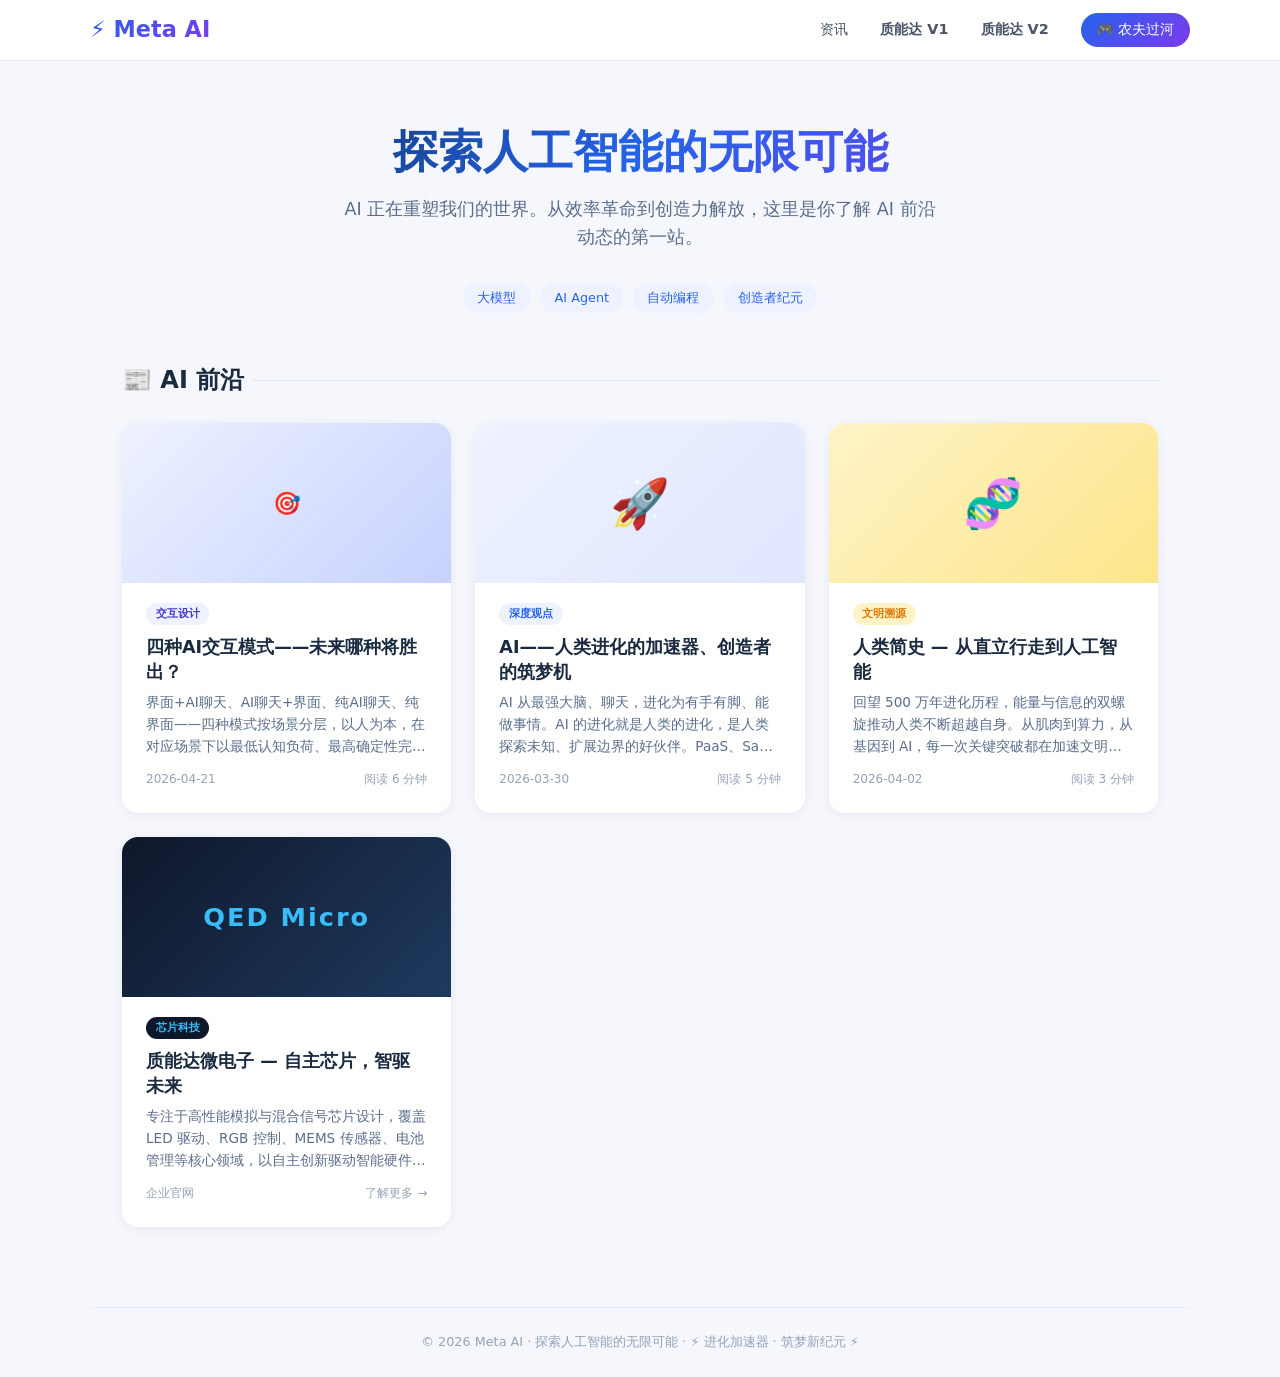
<file: index.html>
<!DOCTYPE html>
<html lang="zh-CN">
<head>
    <meta charset="UTF-8">
    <meta name="viewport" content="width=device-width, initial-scale=1.0">
    <title>AI 前沿 - 探索人工智能的无限可能</title>
    <style>
        * { margin: 0; padding: 0; box-sizing: border-box; }
        body {
            font-family: system-ui, -apple-system, 'Segoe UI', 'Noto Sans SC', sans-serif;
            background: #f5f7fc;
            color: #1a2a3f;
            line-height: 1.6;
        }
        a { text-decoration: none; color: inherit; }

        /* ===== 导航栏 ===== */
        .navbar {
            position: sticky; top: 0; z-index: 100;
            background: rgba(255,255,255,0.92);
            backdrop-filter: blur(12px);
            border-bottom: 1px solid #e8edf5;
            padding: 0 2rem;
        }
        .navbar__inner {
            max-width: 1100px; margin: 0 auto;
            display: flex; align-items: center; justify-content: space-between;
            height: 60px;
        }
        .navbar__logo {
            font-size: 1.4rem; font-weight: 800;
            background: linear-gradient(135deg, #2563eb, #7c3aed);
            -webkit-background-clip: text; background-clip: text; color: transparent;
        }
        .navbar__links { display: flex; gap: 2rem; align-items: center; }
        .navbar__links a {
            font-size: 0.9rem; color: #4a5568; font-weight: 500;
            transition: color 0.2s;
        }
        .navbar__links a:hover { color: #2563eb; }
        .navbar__links .game-link {
            background: linear-gradient(135deg, #2563eb, #7c3aed);
            color: #fff; padding: 6px 16px; border-radius: 20px; font-size: 0.85rem;
        }
        .navbar__links .game-link:hover { opacity: 0.9; }

        /* 移动端菜单 */
        .menu-toggle { display: none; background: none; border: none; font-size: 1.5rem; cursor: pointer; }
        @media (max-width: 640px) {
            .menu-toggle { display: block; }
            .navbar__links {
                display: none; flex-direction: column; position: absolute;
                top: 60px; left: 0; right: 0; background: #fff;
                padding: 1rem 2rem; gap: 1rem; border-bottom: 1px solid #e8edf5;
            }
            .navbar__links.open { display: flex; }
        }

        /* ===== Hero ===== */
        .hero {
            max-width: 1100px; margin: 0 auto; padding: 4rem 2rem 3rem;
            text-align: center;
        }
        .hero h1 {
            font-size: 2.8rem; font-weight: 800; line-height: 1.2;
            background: linear-gradient(135deg, #0b2b44, #2563eb, #7c3aed);
            -webkit-background-clip: text; background-clip: text; color: transparent;
            margin-bottom: 1rem;
        }
        .hero p { font-size: 1.1rem; color: #5b6e8c; max-width: 600px; margin: 0 auto 2rem; }
        .hero__tags { display: flex; gap: 0.6rem; justify-content: center; flex-wrap: wrap; }
        .hero__tag {
            background: #eef2ff; color: #2563eb; padding: 0.3rem 0.9rem;
            border-radius: 20px; font-size: 0.8rem; font-weight: 500;
        }
        @media (max-width: 640px) {
            .hero h1 { font-size: 1.8rem; }
            .hero { padding: 2.5rem 1.2rem 2rem; }
        }

        /* ===== 资讯模块 ===== */
        .news {
            max-width: 1100px; margin: 0 auto; padding: 0 2rem 3rem;
        }
        .section-title {
            font-size: 1.5rem; font-weight: 700; margin-bottom: 1.5rem;
            display: flex; align-items: center; gap: 0.5rem;
        }
        .section-title::after {
            content: ''; flex: 1; height: 1px; background: #e2e8f0;
        }
        .news-grid {
            display: grid; grid-template-columns: repeat(auto-fill, minmax(320px, 1fr));
            gap: 1.5rem;
        }
        .news-card {
            background: #fff; border-radius: 16px; overflow: hidden;
            box-shadow: 0 2px 12px rgba(0,0,0,0.06);
            transition: transform 0.2s, box-shadow 0.2s;
            display: flex; flex-direction: column;
        }
        .news-card:hover {
            transform: translateY(-4px);
            box-shadow: 0 8px 24px rgba(37,99,235,0.12);
        }
        .news-card__banner {
            height: 160px; display: flex; align-items: center; justify-content: center;
            font-size: 3rem;
        }
        .news-card__banner--ai {
            background: linear-gradient(135deg, #eef2ff, #e0e7ff);
        }
        .news-card__banner--placeholder {
            background: linear-gradient(135deg, #f0fdf4, #dcfce7);
        }
        .news-card__body { padding: 1.2rem 1.5rem 1.5rem; flex: 1; display: flex; flex-direction: column; }
        .news-card__tag {
            display: inline-block; background: #eef2ff; color: #2563eb;
            padding: 0.15rem 0.6rem; border-radius: 12px; font-size: 0.7rem;
            font-weight: 600; margin-bottom: 0.6rem; width: fit-content;
        }
        .news-card__title {
            font-size: 1.1rem; font-weight: 700; color: #1a2a3f;
            margin-bottom: 0.5rem; line-height: 1.4;
        }
        .news-card__desc {
            font-size: 0.85rem; color: #5b6e8c; flex: 1;
            display: -webkit-box; -webkit-line-clamp: 3; -webkit-box-orient: vertical; overflow: hidden;
        }
        .news-card__meta {
            margin-top: 0.8rem; font-size: 0.75rem; color: #94a3b8;
            display: flex; justify-content: space-between;
        }

        /* ===== 页脚 ===== */
        .footer {
            max-width: 1100px; margin: 2rem auto 0; padding: 1.5rem 2rem;
            text-align: center; font-size: 0.8rem; color: #94a3b8;
            border-top: 1px solid #e8edf5;
        }
</style>
</head>
<body>
    <!-- 导航栏 -->
    <nav class="navbar">
        <div class="navbar__inner">
            <a href="index.html" class="navbar__logo">⚡ Meta AI</a>
            <button class="menu-toggle" aria-label="打开菜单" onclick="document.querySelector('.navbar__links').classList.toggle('open')">☰</button>
            <div class="navbar__links">
                <a href="#news">资讯</a>
                <a href="qed/" style="font-weight:600;">质能达 V1</a>
                <a href="qed2/" style="font-weight:600;">质能达 V2</a>
                <a href="game.html" class="game-link">🎮 农夫过河</a>
            </div>
        </div>
    </nav>

    <!-- Hero -->
    <section class="hero">
        <h1>探索人工智能的无限可能</h1>
        <p>AI 正在重塑我们的世界。从效率革命到创造力解放，这里是你了解 AI 前沿动态的第一站。</p>
        <div class="hero__tags">
            <span class="hero__tag">大模型</span>
            <span class="hero__tag">AI Agent</span>
            <span class="hero__tag">自动编程</span>
            <span class="hero__tag">创造者纪元</span>
        </div>
    </section>

    <!-- 资讯模块 -->
    <section class="news" id="news">
        <div class="section-title">📰 AI 前沿</div>
        <div class="news-grid">
            <!-- 四种AI交互模式 -->
            <a href="AI_20260421.html" class="news-card">
                <div class="news-card__banner" style="background:linear-gradient(135deg,#eef2ff,#c7d2fe);color:#4338ca;font-size:1.4rem;">🎯</div>
                <div class="news-card__body">
                    <span class="news-card__tag" style="background:#eef2ff;color:#4338ca;">交互设计</span>
                    <div class="news-card__title">四种AI交互模式——未来哪种将胜出？</div>
                    <div class="news-card__desc">界面+AI聊天、AI聊天+界面、纯AI聊天、纯界面——四种模式按场景分层，以人为本，在对应场景下以最低认知负荷、最高确定性完成操作闭环。</div>
                    <div class="news-card__meta">
                        <span>2026-04-21</span>
                        <span>阅读 6 分钟</span>
                    </div>
                </div>
            </a>
            <!-- 第一篇：AI文章 -->
            <a href="AI_20260330.html" class="news-card">
                <div class="news-card__banner news-card__banner--ai">🚀</div>
                <div class="news-card__body">
                    <span class="news-card__tag">深度观点</span>
                    <div class="news-card__title">AI——人类进化的加速器、创造者的筑梦机</div>
                    <div class="news-card__desc">AI 从最强大脑、聊天，进化为有手有脚、能做事情。AI 的进化就是人类的进化，是人类探索未知、扩展边界的好伙伴。PaaS、SaaS 正在被 AI Agent 重塑。</div>
                    <div class="news-card__meta">
                        <span>2026-03-30</span>
                        <span>阅读 5 分钟</span>
                    </div>
                </div>
            </a>
            <!-- 占位文章2 -->
            <a href="human-history.html" class="news-card">
                <div class="news-card__banner news-card__banner--placeholder" style="background:linear-gradient(135deg,#fef3c7,#fde68a);">🧬</div>
                <div class="news-card__body">
                    <span class="news-card__tag" style="background:#fef3c7;color:#d97706;">文明溯源</span>
                    <div class="news-card__title">人类简史 — 从直立行走到人工智能</div>
                    <div class="news-card__desc">回望 500 万年进化历程，能量与信息的双螺旋推动人类不断超越自身。从肌肉到算力，从基因到 AI，每一次关键突破都在加速文明的跃迁。</div>
                    <div class="news-card__meta">
                        <span>2026-04-02</span>
                        <span>阅读 3 分钟</span>
                    </div>
                </div>
            </a>
            <!-- 第三篇：质能达微电子 -->
            <a href="qed/" class="news-card">
                <div class="news-card__banner" style="background:linear-gradient(135deg,#0f172a,#1e3a5f);color:#38bdf8;font-size:1.6rem;font-weight:800;letter-spacing:2px;">QED Micro</div>
                <div class="news-card__body">
                    <span class="news-card__tag" style="background:#0f172a;color:#38bdf8;">芯片科技</span>
                    <div class="news-card__title">质能达微电子 — 自主芯片，智驱未来</div>
                    <div class="news-card__desc">专注于高性能模拟与混合信号芯片设计，覆盖 LED 驱动、RGB 控制、MEMS 传感器、电池管理等核心领域，以自主创新驱动智能硬件升级。</div>
                    <div class="news-card__meta">
                        <span>企业官网</span>
                        <span>了解更多 →</span>
                    </div>
                </div>
            </a>
        </div>
    </section>

    <!-- 页脚 -->
    <footer class="footer">
        <p>© 2026 Meta AI · 探索人工智能的无限可能 · ⚡ 进化加速器 · 筑梦新纪元 ⚡</p>
    </footer>
</body>
</html>
</file>
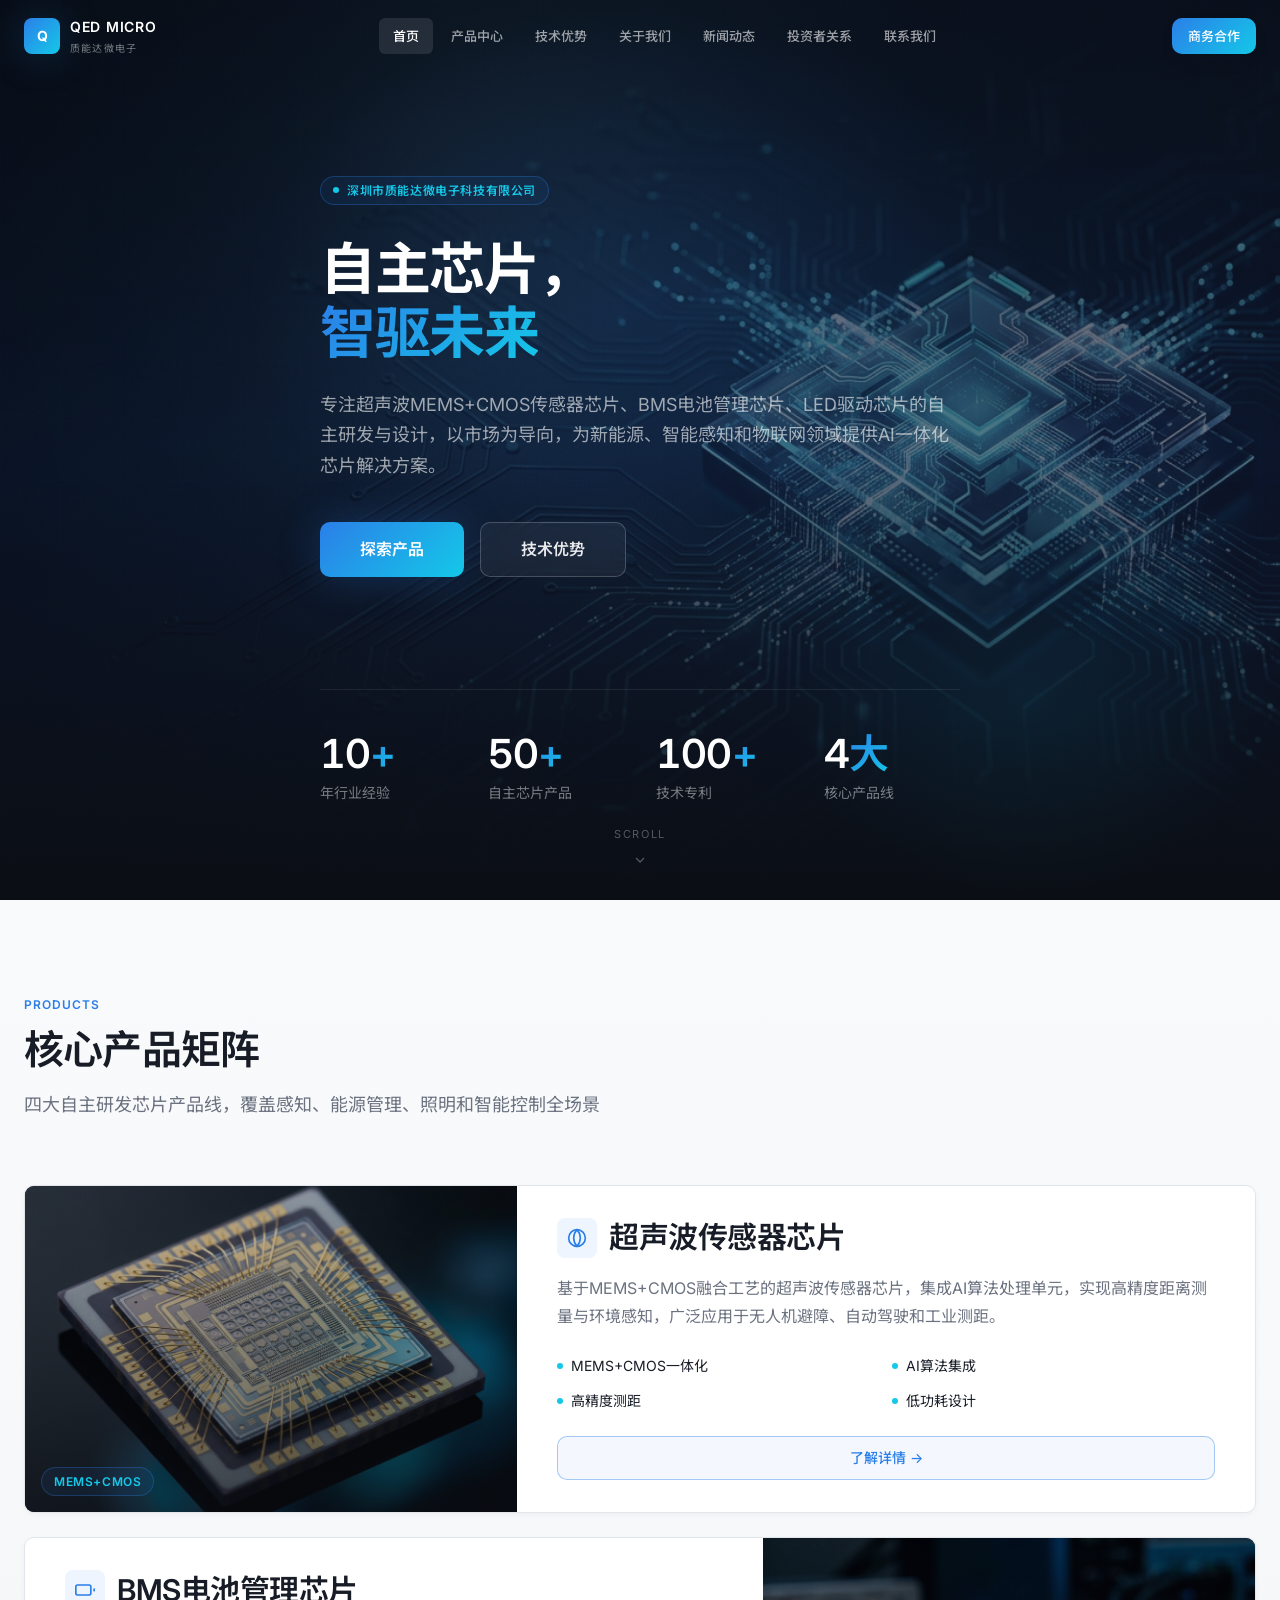
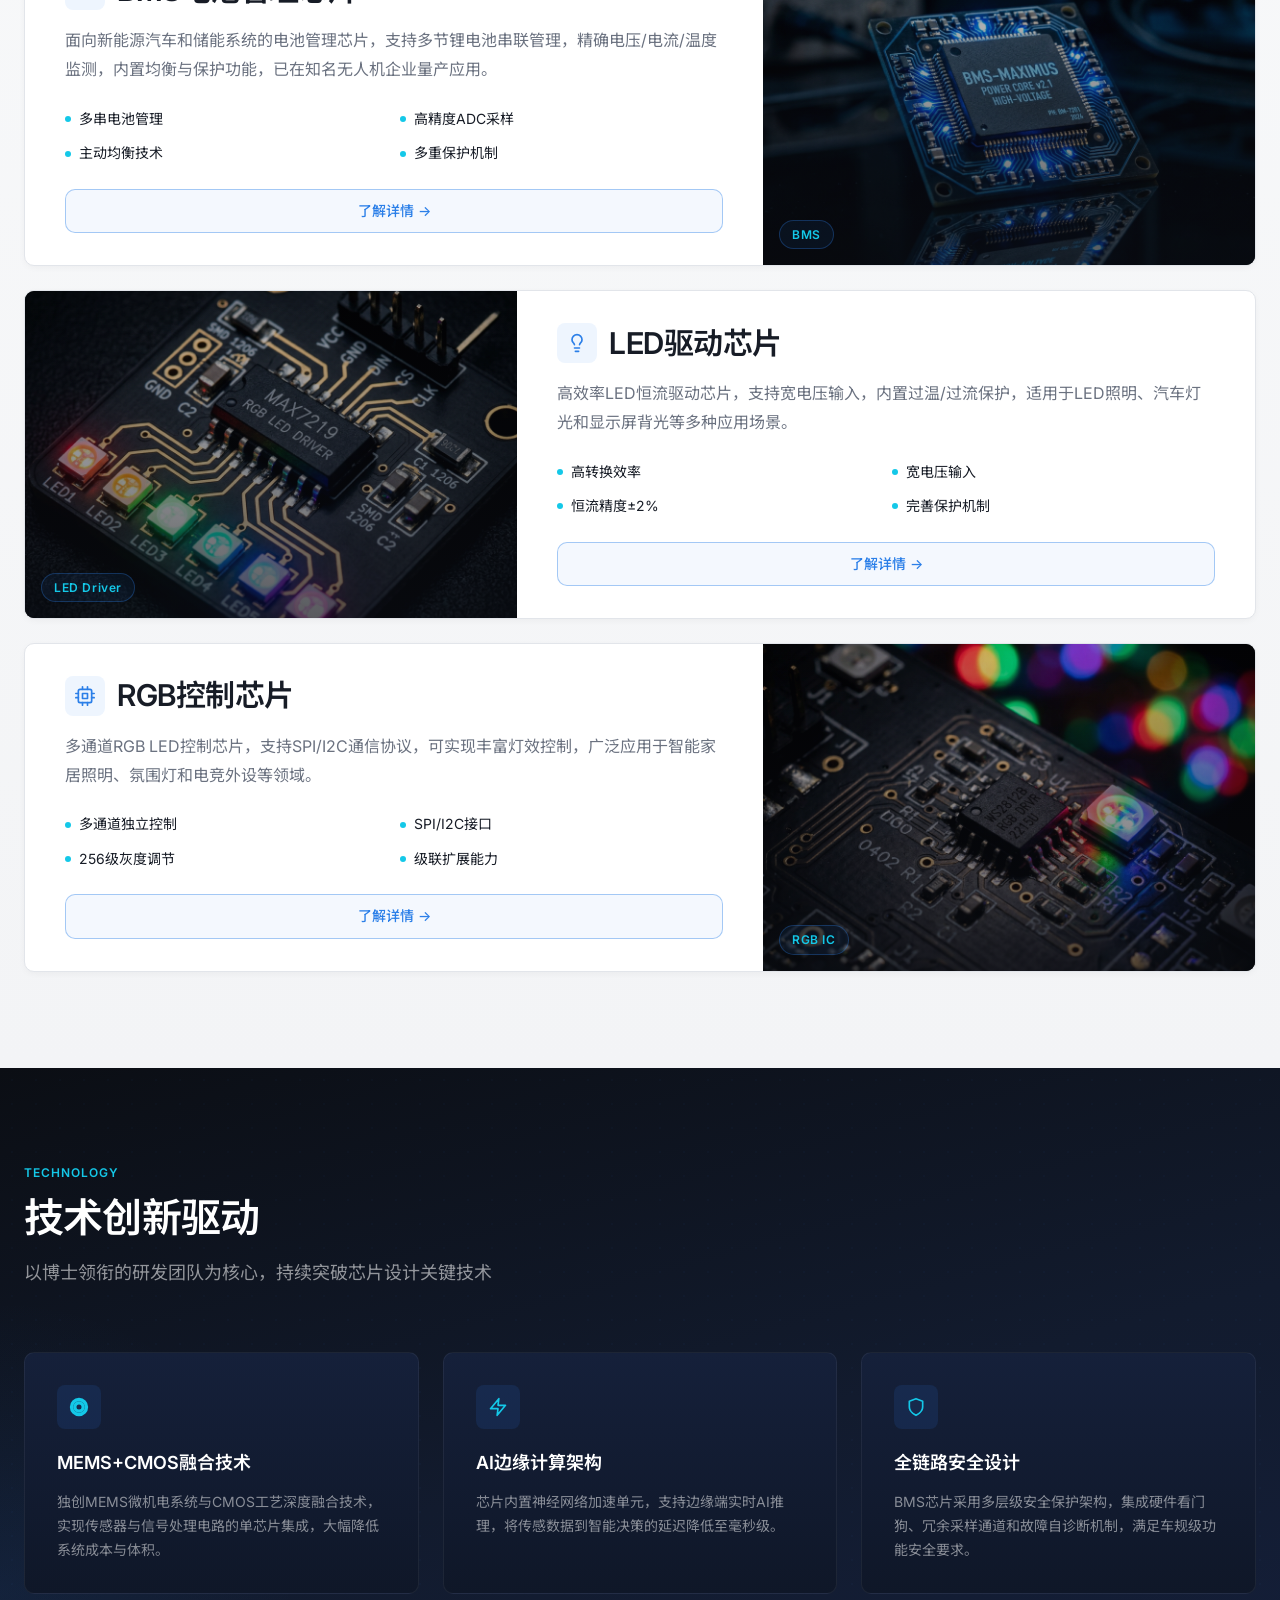
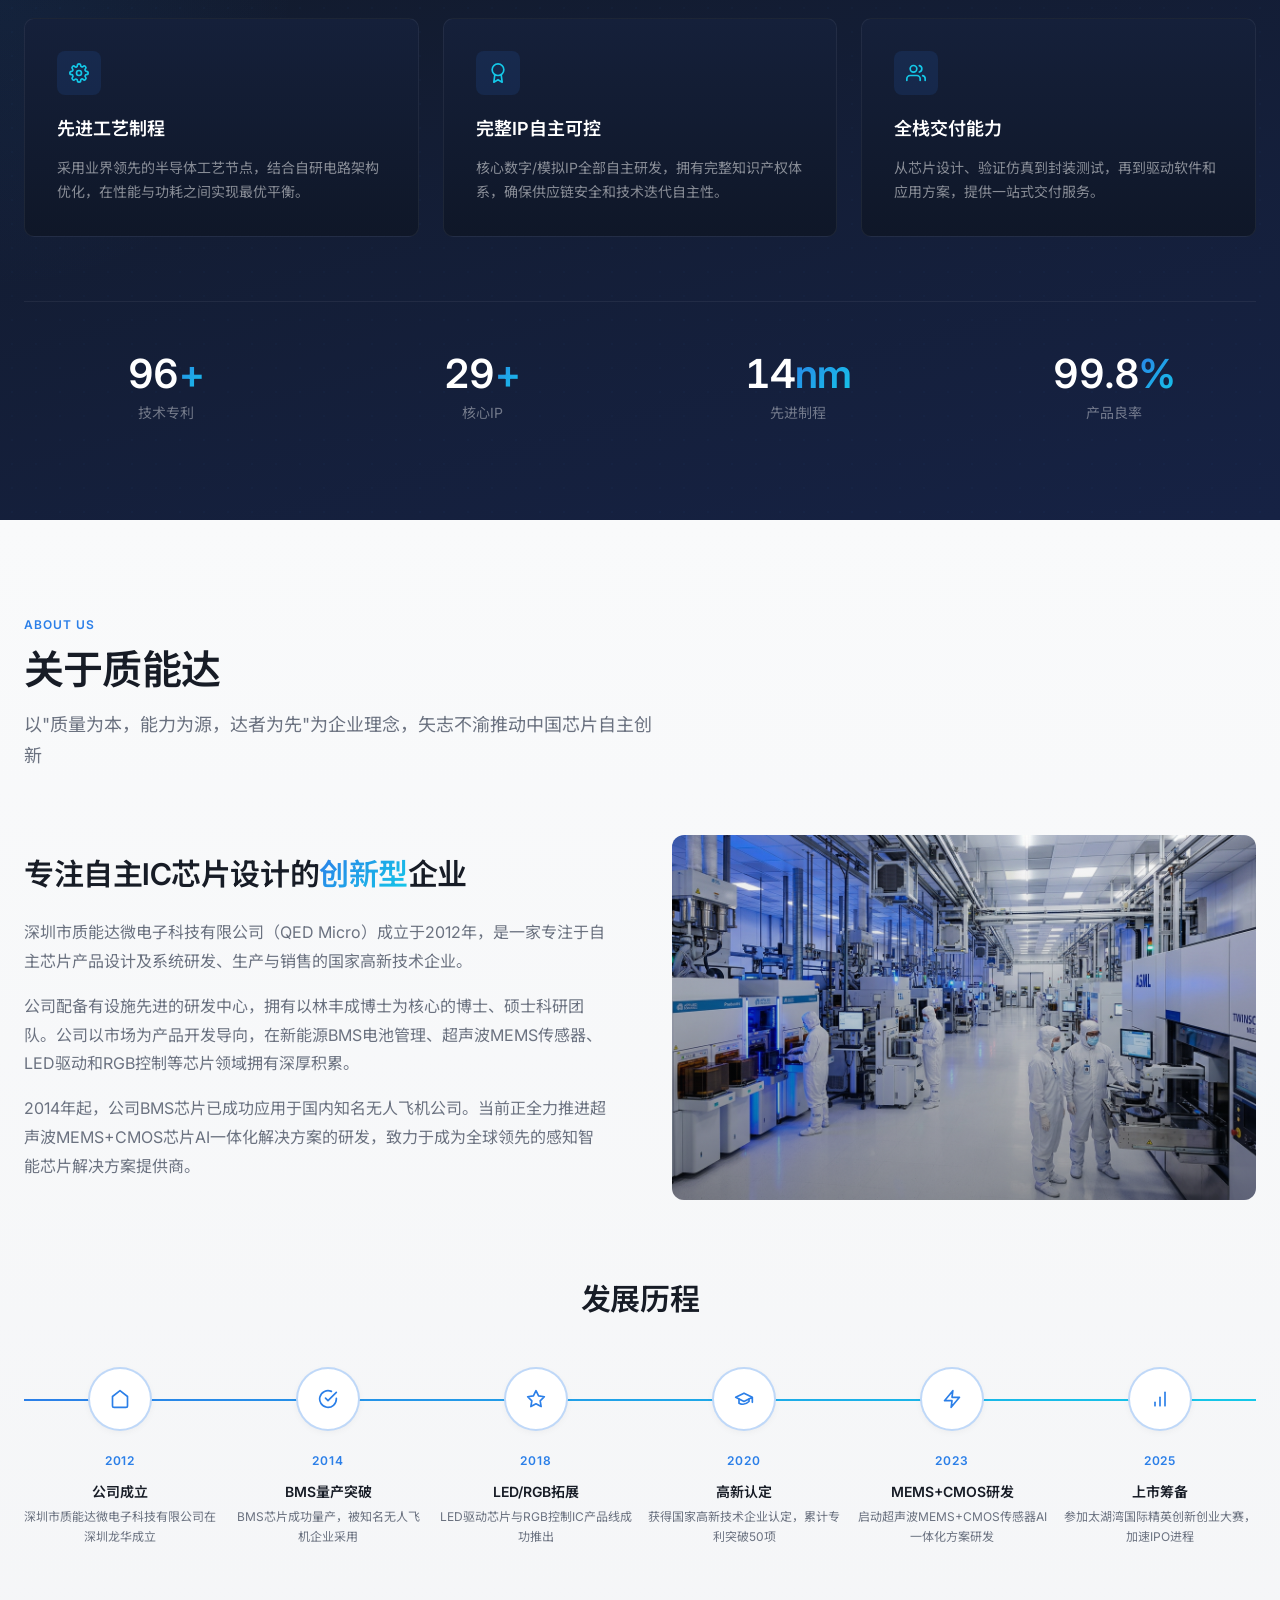
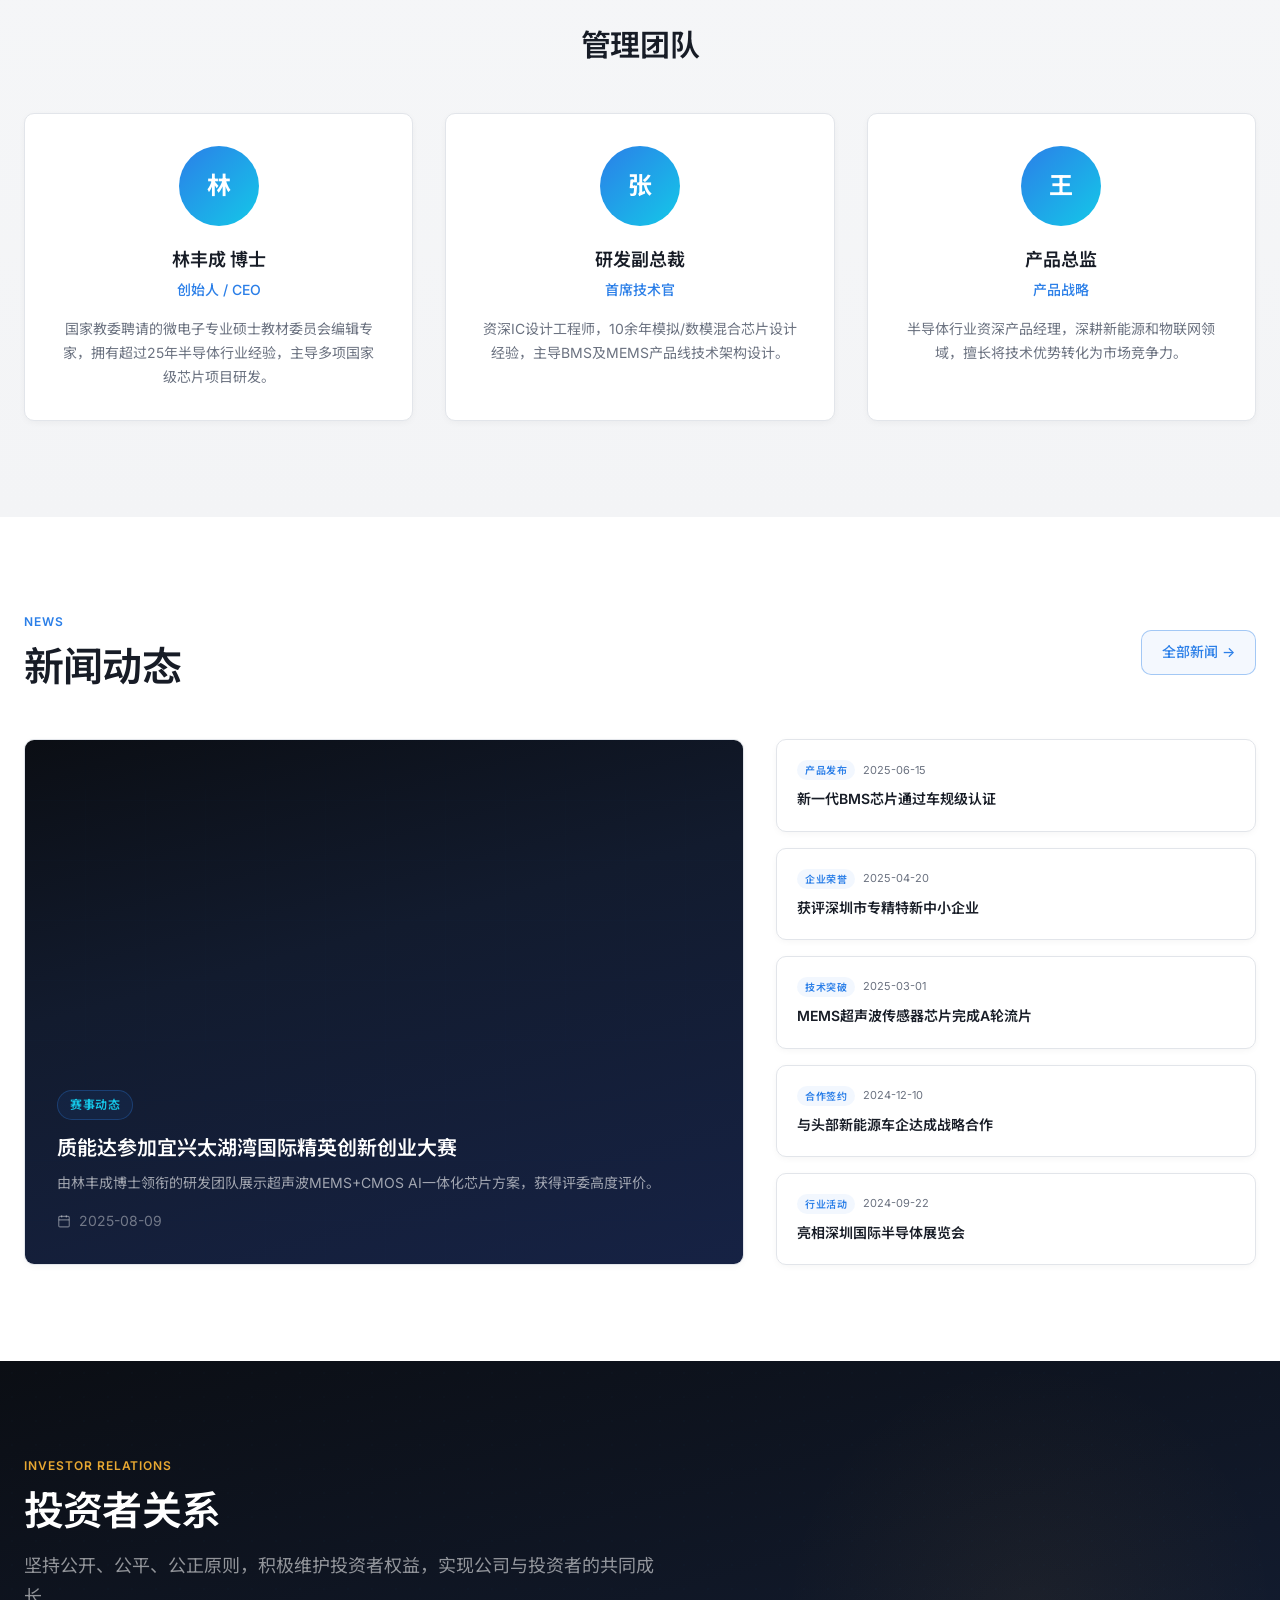
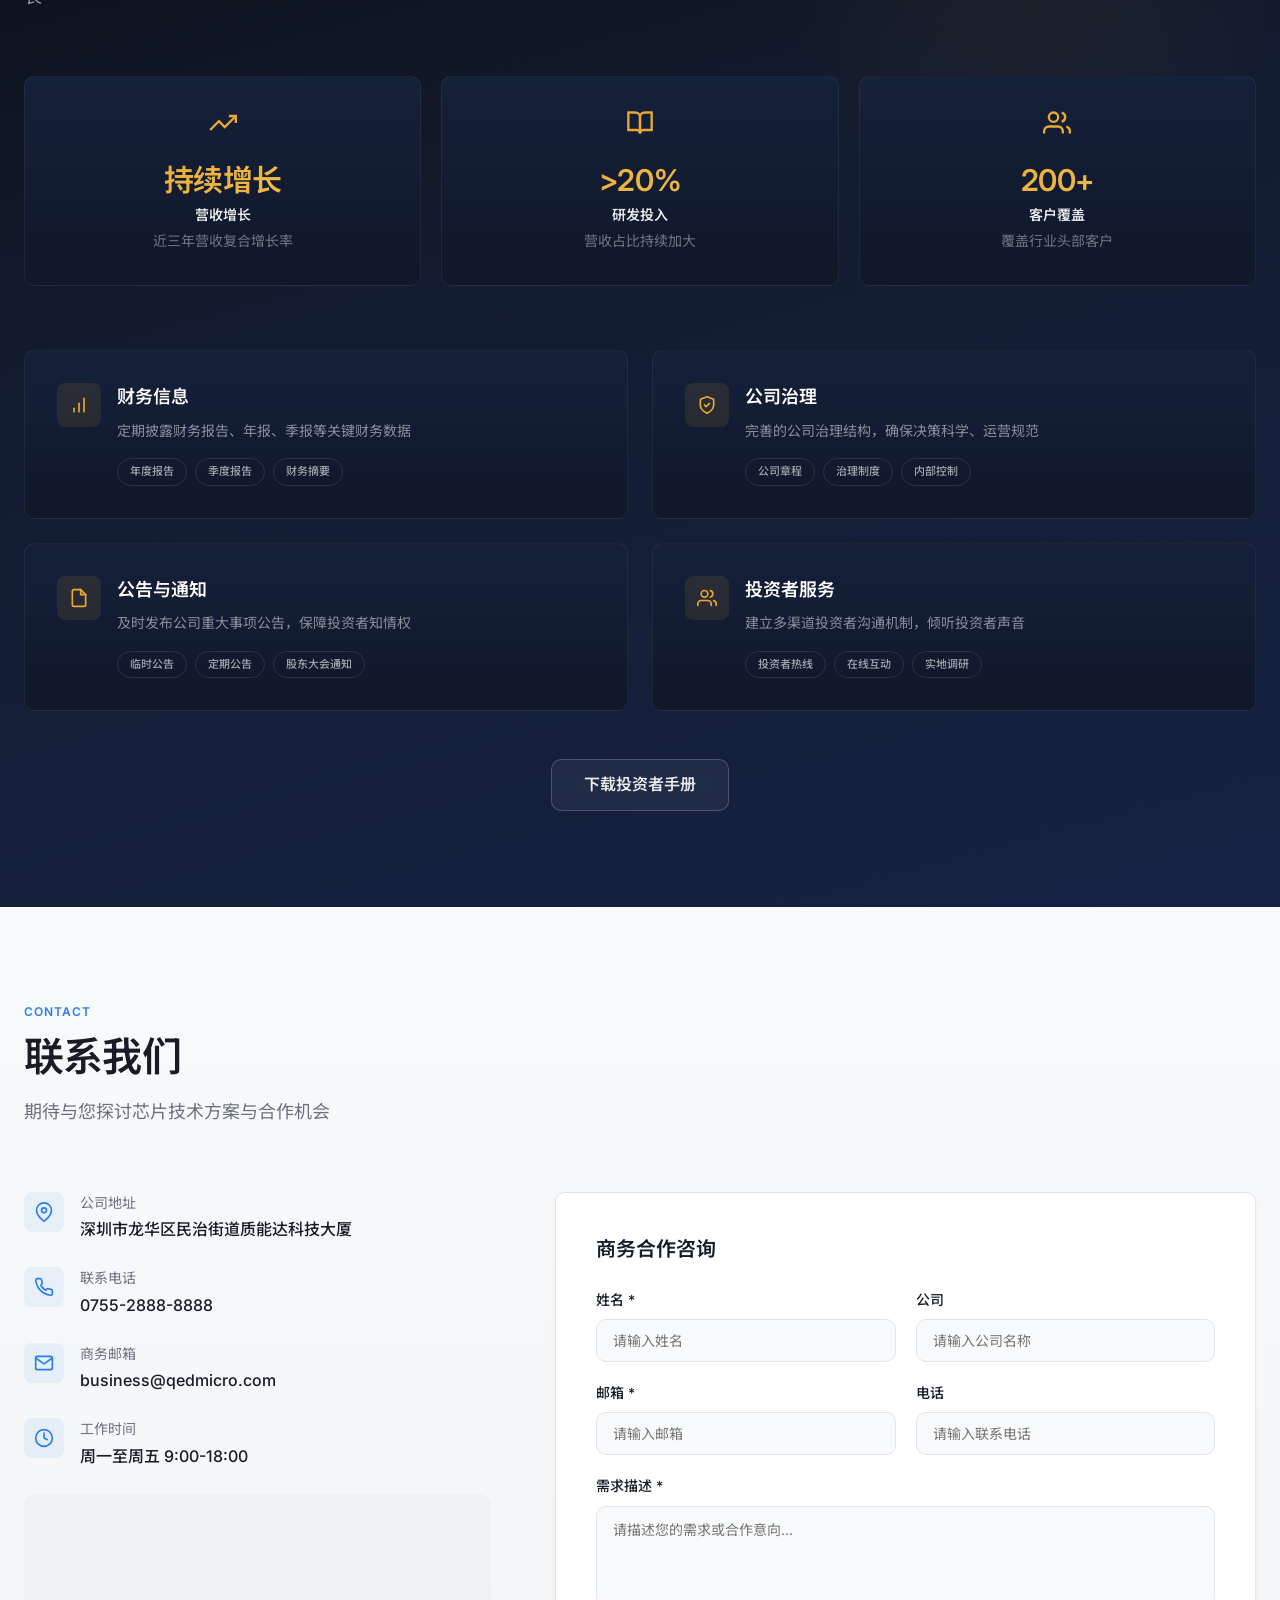
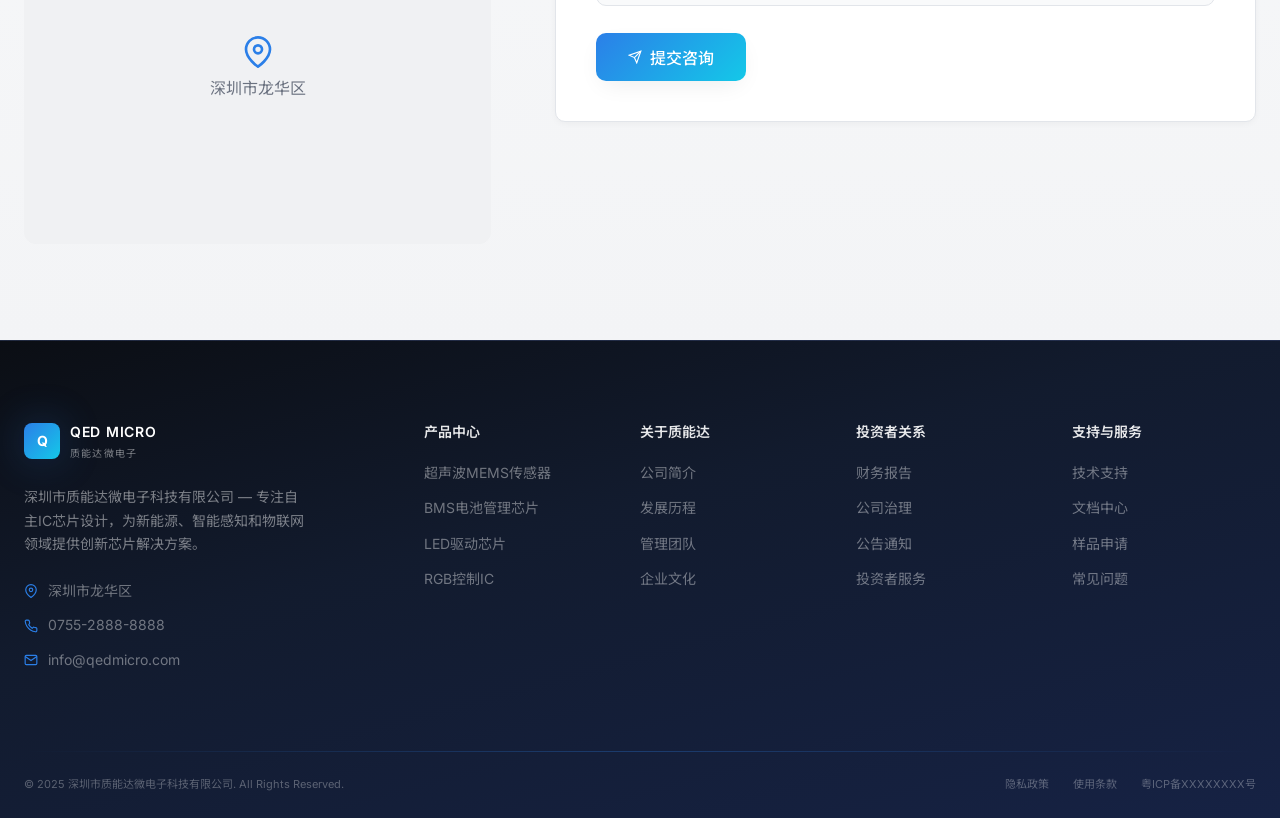
<file: qed/index.html>
<!DOCTYPE html>
<html lang="zh-CN">
<head>
  <meta charset="UTF-8" />
  <meta name="viewport" content="width=device-width, initial-scale=1.0" />
  <meta name="description" content="质能达微电子 — 专注自主IC芯片设计，超声波MEMS+CMOS传感器、BMS电池管理、LED驱动芯片研发商" />
  <title>质能达微电子 | QED Micro — 自主芯片，智驱未来</title>
  <link rel="preconnect" href="https://fonts.googleapis.com" />
  <link rel="preconnect" href="https://fonts.gstatic.com" crossorigin />
  <link href="https://fonts.googleapis.com/css2?family=Inter:wght@300;400;500;600;700;800&family=Noto+Sans+SC:wght@300;400;500;600;700&display=swap" rel="stylesheet" />
  <style>
    /* ============================================
       QED MICRO — Complete Design System
       质能达微电子品牌设计系统
       ============================================ */
    :root {
      --qed-dark: #0B0E14;
      --qed-navy: #121B2E;
      --qed-blue: #2B7FE8;
      --qed-cyan: #14C8E8;
      --qed-gold: #E8A832;
      --qed-light: #F5F6F8;
      --foreground: #171C26;
      --muted: #6B7280;
      --border: #E2E5EA;
      --bg-light: #F9FAFB;
      --bg-white: #FFFFFF;
      --radius: 0.625rem;
      --gradient-brand: linear-gradient(135deg, #2B7FE8, #14C8E8);
      --gradient-gold: linear-gradient(135deg, #E8A832, #F0C050);
      --gradient-hero: linear-gradient(165deg, #0B0E14 0%, #121B2E 40%, #162244 100%);
      --gradient-card-dark: linear-gradient(180deg, #15203A 0%, #0F1728 100%);
      --shadow-sm: 0 2px 8px -2px rgba(23,28,38,0.06);
      --shadow-md: 0 8px 24px -8px rgba(23,28,38,0.1);
      --shadow-lg: 0 16px 48px -12px rgba(23,28,38,0.15);
      --shadow-glow-blue: 0 0 40px rgba(43,127,232,0.25);
      --shadow-card-hover: 0 12px 32px -8px rgba(43,127,232,0.18);
      --transition-smooth: 300ms cubic-bezier(0.4, 0, 0.2, 1);
      --transition-spring: 500ms cubic-bezier(0.16, 1, 0.3, 1);
    }

    *, *::before, *::after { margin: 0; padding: 0; box-sizing: border-box; border: 0; }
    html { scroll-behavior: smooth; -webkit-font-smoothing: antialiased; -moz-osx-font-smoothing: grayscale; }
    body { font-family: 'Inter', 'Noto Sans SC', system-ui, -apple-system, sans-serif; color: var(--foreground); background: var(--bg-white); line-height: 1.6; }
    img { max-width: 100%; display: block; }
    button { cursor: pointer; font-family: inherit; background: none; border: none; }
    a { text-decoration: none; color: inherit; }
    ::selection { background: rgba(43,127,232,0.2); }

    /* ========== Typography ========== */
    .text-display-xl { font-size: 4.5rem; line-height: 1.1; letter-spacing: -0.03em; font-weight: 700; }
    .text-display-lg { font-size: 3.5rem; line-height: 1.15; letter-spacing: -0.025em; font-weight: 700; }
    .text-display-md { font-size: 2.5rem; line-height: 1.2; letter-spacing: -0.02em; font-weight: 600; }
    .text-display-sm { font-size: 1.875rem; line-height: 1.3; letter-spacing: -0.015em; font-weight: 600; }
    .text-body-lg { font-size: 1.125rem; line-height: 1.7; }
    .text-body-md { font-size: 1rem; line-height: 1.7; }
    .text-body-sm { font-size: 0.875rem; line-height: 1.6; }
    .text-label { font-size: 0.75rem; line-height: 1.5; letter-spacing: 0.08em; font-weight: 600; text-transform: uppercase; }
    .text-gradient-brand { background: var(--gradient-brand); -webkit-background-clip: text; -webkit-text-fill-color: transparent; background-clip: text; }
    .text-gradient-gold { background: var(--gradient-gold); -webkit-background-clip: text; -webkit-text-fill-color: transparent; background-clip: text; }

    /* ========== Layout ========== */
    .container { max-width: 1280px; margin: 0 auto; padding: 0 1.5rem; }
    .section-padding { padding: 6rem 0; }
    .grid { display: grid; }
    .flex { display: flex; }
    .items-center { align-items: center; }
    .justify-between { justify-content: space-between; }
    .gap-1 { gap: 0.25rem; }
    .gap-2 { gap: 0.5rem; }
    .gap-3 { gap: 0.75rem; }
    .gap-4 { gap: 1rem; }
    .gap-5 { gap: 1.25rem; }
    .gap-6 { gap: 1.5rem; }
    .gap-8 { gap: 2rem; }
    .gap-10 { gap: 2.5rem; }

    /* ========== Buttons ========== */
    .btn { display: inline-flex; align-items: center; justify-content: center; padding: 0.625rem 1.25rem; border-radius: var(--radius); font-size: 0.875rem; font-weight: 500; transition: all var(--transition-smooth); white-space: nowrap; }
    .btn-brand { background: var(--gradient-brand); color: #fff; box-shadow: var(--shadow-md); }
    .btn-brand:hover { box-shadow: var(--shadow-glow-blue); transform: translateY(-1px); }
    .btn-brand-outline { border: 1px solid rgba(43,127,232,0.4); color: var(--qed-blue); background: rgba(43,127,232,0.05); }
    .btn-brand-outline:hover { background: rgba(43,127,232,0.1); border-color: rgba(43,127,232,0.6); }
    .btn-hero-primary { background: var(--gradient-brand); color: #fff; box-shadow: var(--shadow-glow-blue); padding: 0.875rem 2.5rem; font-size: 1rem; font-weight: 600; border-radius: 0.625rem; }
    .btn-hero-primary:hover { box-shadow: 0 0 50px rgba(43,127,232,0.35); transform: scale(1.02); }
    .btn-hero-secondary { border: 1px solid rgba(255,255,255,0.2); color: rgba(255,255,255,0.9); background: rgba(255,255,255,0.05); backdrop-filter: blur(8px); padding: 0.875rem 2.5rem; font-size: 1rem; font-weight: 600; border-radius: 0.625rem; }
    .btn-hero-secondary:hover { background: rgba(255,255,255,0.1); border-color: rgba(255,255,255,0.35); }
    .btn-lg { padding: 0.75rem 2rem; font-size: 1rem; }

    /* ========== Chip Label ========== */
    .chip-label { display: inline-flex; align-items: center; padding: 0.25rem 0.75rem; font-size: 0.75rem; font-weight: 600; letter-spacing: 0.05em; border-radius: 9999px; border: 1px solid rgba(43,127,232,0.3); color: var(--qed-cyan); background: rgba(43,127,232,0.08); }
    .chip-dot { width: 6px; height: 6px; border-radius: 50%; background: var(--qed-cyan); margin-right: 8px; animation: pulse-glow 3s ease-in-out infinite; }

    /* ========== Cards ========== */
    .card-dark { background: var(--gradient-card-dark); border: 1px solid rgba(255,255,255,0.06); border-radius: var(--radius); transition: all var(--transition-smooth); }
    .card-dark:hover { border-color: rgba(43,127,232,0.4); box-shadow: var(--shadow-card-hover); transform: translateY(-2px); }
    .card-light { background: #fff; border: 1px solid var(--border); border-radius: var(--radius); box-shadow: var(--shadow-sm); transition: all var(--transition-smooth); }
    .card-light:hover { box-shadow: var(--shadow-md); border-color: rgba(43,127,232,0.3); transform: translateY(-2px); }

    /* ========== Backgrounds ========== */
    .section-dark { background: var(--gradient-hero); color: rgba(255,255,255,0.95); }
    .section-light { background: linear-gradient(180deg, #F9FAFB, #F3F4F6); }
    .section-white { background: #fff; }
    .grid-pattern { background-image: linear-gradient(rgba(43,127,232,0.05) 1px, transparent 1px), linear-gradient(90deg, rgba(43,127,232,0.05) 1px, transparent 1px); background-size: 60px 60px; }
    .dot-pattern { background-image: radial-gradient(rgba(43,127,232,0.15) 1px, transparent 1px); background-size: 24px 24px; }
    .divider-gradient { height: 1px; background: linear-gradient(90deg, transparent, rgba(43,127,232,0.3), transparent); }

    /* ========== Animations ========== */
    @keyframes fade-up { from { opacity: 0; transform: translateY(24px); } to { opacity: 1; transform: translateY(0); } }
    @keyframes fade-in { from { opacity: 0; } to { opacity: 1; } }
    @keyframes pulse-glow { 0%, 100% { opacity: 0.4; } 50% { opacity: 1; } }
    @keyframes float { 0%, 100% { transform: translateY(0); } 50% { transform: translateY(-12px); } }

    .animate-on-scroll { opacity: 0; transform: translateY(24px); transition: opacity 0.7s cubic-bezier(0.16,1,0.3,1), transform 0.7s cubic-bezier(0.16,1,0.3,1); }
    .animate-on-scroll.visible { opacity: 1; transform: translateY(0); }
    .animate-float { animation: float 6s ease-in-out infinite; }

    /* ========== Navigation ========== */
    .nav-fixed { position: fixed; top: 0; left: 0; right: 0; z-index: 50; transition: all 0.3s ease; }
    .nav-scrolled { background: rgba(11,14,20,0.85); backdrop-filter: blur(16px) saturate(180%); border-bottom: 1px solid rgba(255,255,255,0.06); box-shadow: 0 1px 12px rgba(0,0,0,0.3); }
    .nav-inner { display: flex; align-items: center; justify-content: space-between; height: 72px; }
    .nav-links { display: flex; align-items: center; gap: 0.25rem; }
    .nav-link { padding: 0.5rem 0.875rem; border-radius: 0.375rem; font-size: 0.8125rem; font-weight: 500; color: rgba(255,255,255,0.6); transition: all 0.2s; }
    .nav-link:hover, .nav-link.active { color: #fff; background: rgba(255,255,255,0.1); }
    .nav-logo { display: flex; align-items: center; gap: 0.625rem; }
    .nav-logo-icon { width: 36px; height: 36px; border-radius: 0.5rem; background: var(--gradient-brand); display: flex; align-items: center; justify-content: center; box-shadow: var(--shadow-glow-blue); color: #fff; font-weight: 700; font-size: 0.875rem; }
    .nav-logo-text { display: flex; flex-direction: column; }
    .nav-logo-text span:first-child { color: #fff; font-weight: 600; font-size: 0.875rem; letter-spacing: 0.05em; }
    .nav-logo-text span:last-child { color: rgba(255,255,255,0.45); font-size: 0.625rem; letter-spacing: 0.12em; margin-top: 1px; }
    .mobile-toggle { display: none; padding: 0.5rem; color: rgba(255,255,255,0.7); }
    .mobile-menu { display: none; }

    /* ========== Hero ========== */
    #hero { position: relative; min-height: 100vh; display: flex; flex-direction: column; justify-content: center; overflow: hidden; }
    .hero-bg-img { position: absolute; inset: 0; background-size: cover; background-position: center; opacity: 0.4; }
    .hero-grid { position: absolute; inset: 0; opacity: 0.3; }
    .hero-overlay { position: absolute; inset: 0; background: linear-gradient(to bottom, rgba(11,14,20,0.3), transparent, var(--qed-dark)); }
    .hero-glow-1 { position: absolute; top: 0; left: 50%; transform: translateX(-50%); width: 800px; height: 600px; background: radial-gradient(ellipse at center, rgba(43,127,232,0.12) 0%, transparent 70%); }
    .hero-glow-2 { position: absolute; bottom: 0; right: 0; width: 500px; height: 400px; background: radial-gradient(ellipse at center, rgba(20,200,232,0.08) 0%, transparent 70%); }
    .hero-content { position: relative; padding-top: 10rem; padding-bottom: 5rem; }
    .hero-headline { color: #fff; }
    .hero-subtitle { color: rgba(255,255,255,0.6); max-width: 640px; }
    .hero-ctas { display: flex; flex-wrap: wrap; gap: 1rem; }
    .hero-stats { display: grid; grid-template-columns: repeat(4, 1fr); gap: 2rem; margin-top: 7rem; padding-top: 2.5rem; border-top: 1px solid rgba(255,255,255,0.08); }
    .stat-number { font-variant-numeric: tabular-nums; }
    .scroll-indicator { position: absolute; bottom: 2rem; left: 50%; transform: translateX(-50%); display: flex; flex-direction: column; align-items: center; gap: 0.5rem; color: rgba(255,255,255,0.3); transition: color 0.2s; font-size: 0.6875rem; letter-spacing: 0.15em; text-transform: uppercase; }
    .scroll-indicator:hover { color: rgba(255,255,255,0.6); }
    .scroll-indicator svg { width: 16px; height: 16px; }

    /* ========== Product Section ========== */
    .product-card { overflow: hidden; }
    .product-card-inner { display: flex; flex-direction: column; min-height: 320px; }
    .product-img-wrap { position: relative; overflow: hidden; background: var(--qed-dark); min-height: 240px; }
    .product-img-wrap img { position: absolute; inset: 0; width: 100%; height: 100%; object-fit: cover; opacity: 0.8; transition: all 0.5s; }
    .product-card:hover .product-img-wrap img { opacity: 1; transform: scale(1.05); }
    .product-img-overlay { position: absolute; inset: 0; background: linear-gradient(to top, rgba(11,14,20,0.6), transparent); }
    .product-img-tag { position: absolute; bottom: 1rem; left: 1rem; }
    .product-content { padding: 2rem 2.5rem; display: flex; flex-direction: column; justify-content: center; }
    .product-icon { width: 40px; height: 40px; border-radius: 0.5rem; background: rgba(43,127,232,0.08); display: flex; align-items: center; justify-content: center; color: var(--qed-blue); }
    .product-specs { display: grid; grid-template-columns: 1fr 1fr; gap: 0.75rem; }
    .spec-item { display: flex; align-items: center; gap: 0.5rem; font-size: 0.875rem; }
    .spec-dot { width: 6px; height: 6px; border-radius: 50%; background: var(--qed-cyan); flex-shrink: 0; }

    /* ========== Technology Section ========== */
    .tech-grid { display: grid; grid-template-columns: repeat(3, 1fr); gap: 1.5rem; }
    .tech-card { padding: 2rem; }
    .tech-icon { width: 44px; height: 44px; border-radius: 0.5rem; background: rgba(43,127,232,0.12); display: flex; align-items: center; justify-content: center; margin-bottom: 1.25rem; color: var(--qed-cyan); }
    .tech-stats { display: grid; grid-template-columns: repeat(4, 1fr); gap: 2rem; padding-top: 3rem; margin-top: 4rem; border-top: 1px solid rgba(255,255,255,0.06); text-align: center; }

    /* ========== About Section ========== */
    .about-grid { display: grid; grid-template-columns: 1fr 1fr; gap: 4rem; }
    .about-img { border-radius: 0.75rem; overflow: hidden; position: relative; aspect-ratio: 16/10; }
    .about-img img { width: 100%; height: 100%; object-fit: cover; }
    .about-img-overlay { position: absolute; inset: 0; background: linear-gradient(to top, rgba(11,14,20,0.4), transparent); }
    .timeline { position: relative; display: grid; grid-template-columns: repeat(6, 1fr); gap: 1rem; }
    .timeline-line { display: block; position: absolute; top: 2rem; left: 0; right: 0; height: 2px; background: var(--border); }
    .timeline-line-fill { height: 100%; background: var(--gradient-brand); width: 0; transition: width 1.5s cubic-bezier(0.16,1,0.3,1); }
    .timeline-item { text-align: center; position: relative; }
    .timeline-dot { width: 64px; height: 64px; border-radius: 50%; background: #fff; border: 2px solid rgba(43,127,232,0.3); display: flex; align-items: center; justify-content: center; margin: 0 auto 1rem; position: relative; z-index: 2; box-shadow: var(--shadow-sm); color: var(--qed-blue); }
    .team-grid { display: grid; grid-template-columns: repeat(3, 1fr); gap: 2rem; }
    .team-avatar { width: 80px; height: 80px; border-radius: 50%; background: var(--gradient-brand); display: flex; align-items: center; justify-content: center; margin: 0 auto 1.25rem; color: #fff; font-size: 1.5rem; font-weight: 700; }

    /* ========== News Section ========== */
    .news-grid { display: grid; grid-template-columns: 3fr 2fr; gap: 2rem; }
    .news-featured { position: relative; overflow: hidden; border-radius: var(--radius); }
    .news-featured-bg { position: absolute; inset: 0; background: var(--gradient-hero); }
    .news-featured-pattern { position: absolute; inset: 0; opacity: 0.2; }
    .news-featured-content { position: absolute; inset: 0; display: flex; flex-direction: column; justify-content: flex-end; padding: 2rem; }
    .news-item { padding: 1.25rem; cursor: pointer; }
    .news-category { font-size: 0.625rem; font-weight: 600; letter-spacing: 0.05em; text-transform: uppercase; padding: 0.125rem 0.5rem; border-radius: 9999px; background: rgba(43,127,232,0.06); color: var(--qed-blue); }

    /* ========== Investor Section ========== */
    .ir-highlights { display: grid; grid-template-columns: repeat(3, 1fr); gap: 1.25rem; margin-bottom: 4rem; }
    .ir-card { padding: 2rem; text-align: center; }
    .ir-sections { display: grid; grid-template-columns: 1fr 1fr; gap: 1.5rem; }
    .ir-section { padding: 2rem; }
    .ir-section-inner { display: flex; gap: 1rem; }
    .ir-icon { width: 44px; height: 44px; border-radius: 0.5rem; background: rgba(232,168,50,0.1); display: flex; align-items: center; justify-content: center; flex-shrink: 0; color: var(--qed-gold); }
    .ir-tags { display: flex; flex-wrap: wrap; gap: 0.5rem; margin-top: 1rem; }
    .ir-tag { padding: 0.25rem 0.75rem; border-radius: 9999px; font-size: 0.6875rem; font-weight: 500; border: 1px solid rgba(255,255,255,0.1); color: rgba(255,255,255,0.6); transition: all 0.2s; cursor: pointer; }
    .ir-tag:hover { border-color: rgba(232,168,50,0.3); color: var(--qed-gold); }

    /* ========== Contact Section ========== */
    .contact-grid { display: grid; grid-template-columns: 2fr 3fr; gap: 4rem; }
    .contact-info-item { display: flex; gap: 1rem; margin-bottom: 1.5rem; }
    .contact-icon { width: 40px; height: 40px; border-radius: 0.5rem; background: rgba(43,127,232,0.08); display: flex; align-items: center; justify-content: center; flex-shrink: 0; color: var(--qed-blue); }
    .contact-map { border-radius: 0.75rem; overflow: hidden; aspect-ratio: 4/3; background: #f0f1f3; display: flex; flex-direction: column; align-items: center; justify-content: center; color: var(--muted); }
    .form-card { padding: 2.5rem; }
    .form-row { display: grid; grid-template-columns: 1fr 1fr; gap: 1.25rem; margin-bottom: 1.25rem; }
    .form-group { margin-bottom: 1.25rem; }
    .form-label { display: block; font-size: 0.875rem; font-weight: 500; margin-bottom: 0.5rem; color: var(--foreground); }
    .form-input { width: 100%; padding: 0.75rem 1rem; border-radius: var(--radius); border: 1px solid var(--border); background: var(--bg-light); font-size: 0.875rem; font-family: inherit; color: var(--foreground); transition: all 0.2s; outline: none; }
    .form-input:focus { border-color: rgba(43,127,232,0.5); box-shadow: 0 0 0 3px rgba(43,127,232,0.1); }
    .form-textarea { resize: none; min-height: 100px; }

    /* ========== Footer ========== */
    .footer { border-top: 1px solid rgba(255,255,255,0.06); }
    .footer-grid { display: grid; grid-template-columns: 2fr 1fr 1fr 1fr 1fr; gap: 2rem; padding: 5rem 0; }
    .footer-links { list-style: none; }
    .footer-links li { margin-bottom: 0.625rem; }
    .footer-links a { font-size: 0.875rem; color: rgba(255,255,255,0.4); transition: color 0.2s; }
    .footer-links a:hover { color: var(--qed-cyan); }
    .footer-links-title { font-size: 0.875rem; font-weight: 600; color: rgba(255,255,255,0.9); margin-bottom: 1rem; }
    .footer-bottom { display: flex; justify-content: space-between; align-items: center; padding: 1.5rem 0; font-size: 0.6875rem; color: rgba(255,255,255,0.3); }
    .footer-bottom-links { display: flex; gap: 1.5rem; }
    .footer-bottom-links a:hover { color: rgba(255,255,255,0.6); }

    /* ========== SVG Icons (inline) ========== */
    .icon { width: 20px; height: 20px; stroke: currentColor; stroke-width: 2; fill: none; stroke-linecap: round; stroke-linejoin: round; }
    .icon-lg { width: 28px; height: 28px; }
    .icon-sm { width: 14px; height: 14px; }

    /* ========== Responsive ========== */
    @media (max-width: 1024px) {
      .text-display-xl { font-size: 3.5rem; }
      .text-display-lg { font-size: 2.5rem; }
      .text-display-md { font-size: 2rem; }
      .nav-links, .nav-cta { display: none; }
      .mobile-toggle { display: block; }
      .hero-stats { grid-template-columns: repeat(2, 1fr); }
      .product-card-inner { flex-direction: column !important; }
      .product-card-inner > div { width: 100% !important; }
      .tech-grid { grid-template-columns: repeat(2, 1fr); }
      .tech-stats { grid-template-columns: repeat(2, 1fr); }
      .about-grid { grid-template-columns: 1fr; gap: 2rem; }
      .timeline { grid-template-columns: repeat(3, 1fr); gap: 1.5rem; }
      .timeline-line { display: none; }
      .team-grid { grid-template-columns: repeat(2, 1fr); }
      .news-grid { grid-template-columns: 1fr; }
      .ir-highlights { grid-template-columns: repeat(2, 1fr); }
      .ir-sections { grid-template-columns: 1fr; }
      .contact-grid { grid-template-columns: 1fr; gap: 2rem; }
      .footer-grid { grid-template-columns: 1fr 1fr; gap: 2rem; }
    }
    @media (max-width: 640px) {
      .text-display-xl { font-size: 2.5rem; }
      .text-display-lg { font-size: 2rem; }
      .text-display-md { font-size: 1.75rem; }
      .section-padding { padding: 4rem 0; }
      .hero-content { padding-top: 7rem; }
      .hero-stats { margin-top: 4rem; }
      .tech-grid { grid-template-columns: 1fr; }
      .timeline { grid-template-columns: repeat(2, 1fr); }
      .team-grid { grid-template-columns: 1fr; }
      .ir-highlights { grid-template-columns: 1fr; }
      .form-row { grid-template-columns: 1fr; }
      .footer-grid { grid-template-columns: 1fr; }
    }

    /* Mobile menu */
    .mobile-menu.open { display: block; position: absolute; top: 100%; left: 0; right: 0; background: rgba(11,14,20,0.95); backdrop-filter: blur(16px); border-top: 1px solid rgba(255,255,255,0.06); padding: 1rem 1.5rem 1.5rem; }
    .mobile-menu a { display: block; padding: 0.75rem 1rem; border-radius: 0.5rem; font-size: 0.875rem; color: rgba(255,255,255,0.6); transition: all 0.2s; }
    .mobile-menu a:hover { color: #fff; background: rgba(255,255,255,0.04); }
  </style>
</head>
<body>

<!-- ==================== HEADER ==================== -->
<header id="nav" class="nav-fixed">
  <div class="container nav-inner">
    <a href="#hero" class="nav-logo" onclick="smoothScroll(event, 'hero')">
      <div class="nav-logo-icon">Q</div>
      <div class="nav-logo-text">
        <span>QED MICRO</span>
        <span>质能达微电子</span>
      </div>
    </a>
    <div class="nav-links">
      <a href="#hero" class="nav-link active" onclick="smoothScroll(event, 'hero')">首页</a>
      <a href="#products" class="nav-link" onclick="smoothScroll(event, 'products')">产品中心</a>
      <a href="#technology" class="nav-link" onclick="smoothScroll(event, 'technology')">技术优势</a>
      <a href="#about" class="nav-link" onclick="smoothScroll(event, 'about')">关于我们</a>
      <a href="#news" class="nav-link" onclick="smoothScroll(event, 'news')">新闻动态</a>
      <a href="#investor" class="nav-link" onclick="smoothScroll(event, 'investor')">投资者关系</a>
      <a href="#contact" class="nav-link" onclick="smoothScroll(event, 'contact')">联系我们</a>
    </div>
    <div class="nav-cta">
      <a href="#contact" class="btn btn-brand" onclick="smoothScroll(event, 'contact')" style="padding:0.5rem 1rem;font-size:0.8125rem;">商务合作</a>
    </div>
    <button class="mobile-toggle" onclick="toggleMobileMenu()">
      <svg class="icon" viewBox="0 0 24 24"><line x1="3" y1="6" x2="21" y2="6"/><line x1="3" y1="12" x2="21" y2="12"/><line x1="3" y1="18" x2="21" y2="18"/></svg>
    </button>
  </div>
  <div id="mobileMenu" class="mobile-menu">
    <a href="#hero" onclick="smoothScroll(event, 'hero')">首页</a>
    <a href="#products" onclick="smoothScroll(event, 'products')">产品中心</a>
    <a href="#technology" onclick="smoothScroll(event, 'technology')">技术优势</a>
    <a href="#about" onclick="smoothScroll(event, 'about')">关于我们</a>
    <a href="#news" onclick="smoothScroll(event, 'news')">新闻动态</a>
    <a href="#investor" onclick="smoothScroll(event, 'investor')">投资者关系</a>
    <a href="#contact" onclick="smoothScroll(event, 'contact')">联系我们</a>
    <div style="padding:0.75rem 1rem 0;margin-top:0.75rem;border-top:1px solid rgba(255,255,255,0.06);">
      <a href="#contact" class="btn btn-brand" style="width:100%;text-align:center;" onclick="smoothScroll(event, 'contact')">商务合作</a>
    </div>
  </div>
</header>

<!-- ==================== HERO ==================== -->
<section id="hero" class="section-dark">
  <div class="hero-bg-img" style="background-image:url(images/hero-bg.png)"></div>
  <div class="hero-grid grid-pattern"></div>
  <div class="hero-overlay"></div>
  <div class="hero-glow-1"></div>
  <div class="hero-glow-2"></div>

  <div class="container hero-content">
    <div style="max-width:800px">
      <div class="chip-label animate-on-scroll" style="margin-bottom:2rem;">
        <span class="chip-dot"></span>
        深圳市质能达微电子科技有限公司
      </div>
      <h1 class="text-display-lg hero-headline animate-on-scroll" style="margin-bottom:1.5rem;">
        自主芯片，<br><span class="text-gradient-brand" style="font-size:inherit;">智驱未来</span>
      </h1>
      <p class="text-body-lg hero-subtitle animate-on-scroll" style="margin-bottom:2.5rem;">
        专注超声波MEMS+CMOS传感器芯片、BMS电池管理芯片、LED驱动芯片的自主研发与设计，以市场为导向，为新能源、智能感知和物联网领域提供AI一体化芯片解决方案。
      </p>
      <div class="hero-ctas animate-on-scroll">
        <a href="#products" class="btn btn-hero-primary" onclick="smoothScroll(event, 'products')">探索产品</a>
        <a href="#technology" class="btn btn-hero-secondary" onclick="smoothScroll(event, 'technology')">技术优势</a>
      </div>
    </div>

    <div class="hero-stats">
      <div class="animate-on-scroll">
        <div class="text-display-md stat-number" style="color:#fff"><span data-count="10">0</span><span class="text-gradient-brand">+</span></div>
        <div class="text-body-sm" style="color:rgba(255,255,255,0.45);margin-top:0.25rem">年行业经验</div>
      </div>
      <div class="animate-on-scroll">
        <div class="text-display-md stat-number" style="color:#fff"><span data-count="50">0</span><span class="text-gradient-brand">+</span></div>
        <div class="text-body-sm" style="color:rgba(255,255,255,0.45);margin-top:0.25rem">自主芯片产品</div>
      </div>
      <div class="animate-on-scroll">
        <div class="text-display-md stat-number" style="color:#fff"><span data-count="100">0</span><span class="text-gradient-brand">+</span></div>
        <div class="text-body-sm" style="color:rgba(255,255,255,0.45);margin-top:0.25rem">技术专利</div>
      </div>
      <div class="animate-on-scroll">
        <div class="text-display-md stat-number" style="color:#fff"><span data-count="4">0</span><span class="text-gradient-brand">大</span></div>
        <div class="text-body-sm" style="color:rgba(255,255,255,0.45);margin-top:0.25rem">核心产品线</div>
      </div>
    </div>
  </div>

  <a href="#products" class="scroll-indicator animate-float" onclick="smoothScroll(event, 'products')">
    <span>Scroll</span>
    <svg viewBox="0 0 24 24" fill="none" stroke="currentColor" stroke-width="2"><polyline points="6 9 12 15 18 9"/></svg>
  </a>
</section>

<!-- ==================== PRODUCTS ==================== -->
<section id="products" class="section-light section-padding">
  <div class="container">
    <div class="animate-on-scroll" style="max-width:640px;margin-bottom:4rem;">
      <span class="text-label" style="color:var(--qed-blue);display:block;margin-bottom:0.75rem;">Products</span>
      <h2 class="text-display-md" style="margin-bottom:1rem;">核心产品矩阵</h2>
      <p class="text-body-lg" style="color:var(--muted);">四大自主研发芯片产品线，覆盖感知、能源管理、照明和智能控制全场景</p>
    </div>

    <!-- Product 1: MEMS -->
    <div class="card-light product-card animate-on-scroll" style="margin-bottom:1.5rem;">
      <div class="product-card-inner" style="display:flex;flex-direction:row;">
        <div class="product-img-wrap" style="width:40%;min-height:320px;">
          <img src="images/product-mems.png" alt="超声波MEMS+CMOS传感器芯片" loading="lazy" />
          <div class="product-img-overlay"></div>
          <div class="product-img-tag"><span class="chip-label">MEMS+CMOS</span></div>
        </div>
        <div class="product-content" style="width:60%;">
          <div class="flex items-center gap-3" style="margin-bottom:1rem;">
            <div class="product-icon">
              <svg class="icon" viewBox="0 0 24 24"><circle cx="12" cy="12" r="10"/><path d="M12 2a15.3 15.3 0 0 1 4 10 15.3 15.3 0 0 1-4 10 15.3 15.3 0 0 1-4-10 15.3 15.3 0 0 1 4-10z"/></svg>
            </div>
            <h3 class="text-display-sm">超声波传感器芯片</h3>
          </div>
          <p class="text-body-md" style="color:var(--muted);margin-bottom:1.5rem;line-height:1.8;">
            基于MEMS+CMOS融合工艺的超声波传感器芯片，集成AI算法处理单元，实现高精度距离测量与环境感知，广泛应用于无人机避障、自动驾驶和工业测距。
          </p>
          <div class="product-specs" style="margin-bottom:1.5rem;">
            <div class="spec-item"><span class="spec-dot"></span>MEMS+CMOS一体化</div>
            <div class="spec-item"><span class="spec-dot"></span>AI算法集成</div>
            <div class="spec-item"><span class="spec-dot"></span>高精度测距</div>
            <div class="spec-item"><span class="spec-dot"></span>低功耗设计</div>
          </div>
          <a href="#contact" class="btn btn-brand-outline" onclick="smoothScroll(event, 'contact')">了解详情 →</a>
        </div>
      </div>
    </div>

    <!-- Product 2: BMS -->
    <div class="card-light product-card animate-on-scroll" style="margin-bottom:1.5rem;">
      <div class="product-card-inner" style="display:flex;flex-direction:row-reverse;">
        <div class="product-img-wrap" style="width:40%;min-height:320px;">
          <img src="images/product-bms.png" alt="BMS电池管理芯片" loading="lazy" />
          <div class="product-img-overlay"></div>
          <div class="product-img-tag"><span class="chip-label">BMS</span></div>
        </div>
        <div class="product-content" style="width:60%;">
          <div class="flex items-center gap-3" style="margin-bottom:1rem;">
            <div class="product-icon">
              <svg class="icon" viewBox="0 0 24 24"><rect x="1" y="6" width="18" height="12" rx="2"/><line x1="23" y1="13" x2="23" y2="11"/></svg>
            </div>
            <h3 class="text-display-sm">BMS电池管理芯片</h3>
          </div>
          <p class="text-body-md" style="color:var(--muted);margin-bottom:1.5rem;line-height:1.8;">
            面向新能源汽车和储能系统的电池管理芯片，支持多节锂电池串联管理，精确电压/电流/温度监测，内置均衡与保护功能，已在知名无人机企业量产应用。
          </p>
          <div class="product-specs" style="margin-bottom:1.5rem;">
            <div class="spec-item"><span class="spec-dot"></span>多串电池管理</div>
            <div class="spec-item"><span class="spec-dot"></span>高精度ADC采样</div>
            <div class="spec-item"><span class="spec-dot"></span>主动均衡技术</div>
            <div class="spec-item"><span class="spec-dot"></span>多重保护机制</div>
          </div>
          <a href="#contact" class="btn btn-brand-outline" onclick="smoothScroll(event, 'contact')">了解详情 →</a>
        </div>
      </div>
    </div>

    <!-- Product 3: LED -->
    <div class="card-light product-card animate-on-scroll" style="margin-bottom:1.5rem;">
      <div class="product-card-inner" style="display:flex;flex-direction:row;">
        <div class="product-img-wrap" style="width:40%;min-height:320px;">
          <img src="images/product-led.png" alt="LED驱动芯片" loading="lazy" />
          <div class="product-img-overlay"></div>
          <div class="product-img-tag"><span class="chip-label">LED Driver</span></div>
        </div>
        <div class="product-content" style="width:60%;">
          <div class="flex items-center gap-3" style="margin-bottom:1rem;">
            <div class="product-icon">
              <svg class="icon" viewBox="0 0 24 24"><line x1="9" y1="18" x2="15" y2="18"/><line x1="10" y1="22" x2="14" y2="22"/><path d="M15.09 14c.18-.98.65-1.74 1.41-2.5A4.65 4.65 0 0 0 18 8 6 6 0 0 0 6 8c0 1 .23 2.23 1.5 3.5A4.61 4.61 0 0 1 8.91 14"/></svg>
            </div>
            <h3 class="text-display-sm">LED驱动芯片</h3>
          </div>
          <p class="text-body-md" style="color:var(--muted);margin-bottom:1.5rem;line-height:1.8;">
            高效率LED恒流驱动芯片，支持宽电压输入，内置过温/过流保护，适用于LED照明、汽车灯光和显示屏背光等多种应用场景。
          </p>
          <div class="product-specs" style="margin-bottom:1.5rem;">
            <div class="spec-item"><span class="spec-dot"></span>高转换效率</div>
            <div class="spec-item"><span class="spec-dot"></span>宽电压输入</div>
            <div class="spec-item"><span class="spec-dot"></span>恒流精度±2%</div>
            <div class="spec-item"><span class="spec-dot"></span>完善保护机制</div>
          </div>
          <a href="#contact" class="btn btn-brand-outline" onclick="smoothScroll(event, 'contact')">了解详情 →</a>
        </div>
      </div>
    </div>

    <!-- Product 4: RGB -->
    <div class="card-light product-card animate-on-scroll" style="margin-bottom:0;">
      <div class="product-card-inner" style="display:flex;flex-direction:row-reverse;">
        <div class="product-img-wrap" style="width:40%;min-height:320px;">
          <img src="images/product-rgb.png" alt="RGB控制芯片" loading="lazy" />
          <div class="product-img-overlay"></div>
          <div class="product-img-tag"><span class="chip-label">RGB IC</span></div>
        </div>
        <div class="product-content" style="width:60%;">
          <div class="flex items-center gap-3" style="margin-bottom:1rem;">
            <div class="product-icon">
              <svg class="icon" viewBox="0 0 24 24"><rect x="4" y="4" width="16" height="16" rx="2"/><rect x="9" y="9" width="6" height="6"/><line x1="9" y1="1" x2="9" y2="4"/><line x1="15" y1="1" x2="15" y2="4"/><line x1="9" y1="20" x2="9" y2="23"/><line x1="15" y1="20" x2="15" y2="23"/><line x1="20" y1="9" x2="23" y2="9"/><line x1="20" y1="14" x2="23" y2="14"/><line x1="1" y1="9" x2="4" y2="9"/><line x1="1" y1="14" x2="4" y2="14"/></svg>
            </div>
            <h3 class="text-display-sm">RGB控制芯片</h3>
          </div>
          <p class="text-body-md" style="color:var(--muted);margin-bottom:1.5rem;line-height:1.8;">
            多通道RGB LED控制芯片，支持SPI/I2C通信协议，可实现丰富灯效控制，广泛应用于智能家居照明、氛围灯和电竞外设等领域。
          </p>
          <div class="product-specs" style="margin-bottom:1.5rem;">
            <div class="spec-item"><span class="spec-dot"></span>多通道独立控制</div>
            <div class="spec-item"><span class="spec-dot"></span>SPI/I2C接口</div>
            <div class="spec-item"><span class="spec-dot"></span>256级灰度调节</div>
            <div class="spec-item"><span class="spec-dot"></span>级联扩展能力</div>
          </div>
          <a href="#contact" class="btn btn-brand-outline" onclick="smoothScroll(event, 'contact')">了解详情 →</a>
        </div>
      </div>
    </div>
  </div>
</section>

<!-- ==================== TECHNOLOGY ==================== -->
<section id="technology" class="section-dark section-padding" style="position:relative;overflow:hidden;">
  <div class="dot-pattern" style="position:absolute;inset:0;opacity:0.2;"></div>
  <div style="position:absolute;top:50%;left:0;width:600px;height:600px;transform:translateY(-50%) translateX(-50%);background:radial-gradient(ellipse at center,rgba(43,127,232,0.08) 0%,transparent 70%);"></div>

  <div class="container" style="position:relative;">
    <div class="animate-on-scroll" style="max-width:640px;margin-bottom:4rem;">
      <span class="text-label" style="color:var(--qed-cyan);display:block;margin-bottom:0.75rem;">Technology</span>
      <h2 class="text-display-md" style="color:#fff;margin-bottom:1rem;">技术创新驱动</h2>
      <p class="text-body-lg" style="color:rgba(255,255,255,0.55);">以博士领衔的研发团队为核心，持续突破芯片设计关键技术</p>
    </div>

    <div class="tech-grid" style="margin-bottom:0;">
      <div class="card-dark tech-card animate-on-scroll">
        <div class="tech-icon"><svg class="icon" viewBox="0 0 24 24"><path d="M12 2a10 10 0 1 0 10 10A10 10 0 0 0 12 2zm0 18a8 8 0 1 1 8-8 8 8 0 0 1-8 8z"/><path d="M12 6a6 6 0 1 0 6 6 6 6 0 0 0-6-6zm0 10a4 4 0 1 1 4-4 4 4 0 0 1-4 4z"/></svg></div>
        <h3 style="font-size:1.125rem;font-weight:600;color:#fff;margin-bottom:0.75rem;">MEMS+CMOS融合技术</h3>
        <p class="text-body-sm" style="color:rgba(255,255,255,0.5);line-height:1.7;">独创MEMS微机电系统与CMOS工艺深度融合技术，实现传感器与信号处理电路的单芯片集成，大幅降低系统成本与体积。</p>
      </div>
      <div class="card-dark tech-card animate-on-scroll">
        <div class="tech-icon"><svg class="icon" viewBox="0 0 24 24"><polygon points="13 2 3 14 12 14 11 22 21 10 12 10 13 2"/></svg></div>
        <h3 style="font-size:1.125rem;font-weight:600;color:#fff;margin-bottom:0.75rem;">AI边缘计算架构</h3>
        <p class="text-body-sm" style="color:rgba(255,255,255,0.5);line-height:1.7;">芯片内置神经网络加速单元，支持边缘端实时AI推理，将传感数据到智能决策的延迟降低至毫秒级。</p>
      </div>
      <div class="card-dark tech-card animate-on-scroll">
        <div class="tech-icon"><svg class="icon" viewBox="0 0 24 24"><path d="M12 22s8-4 8-10V5l-8-3-8 3v7c0 6 8 10 8 10z"/></svg></div>
        <h3 style="font-size:1.125rem;font-weight:600;color:#fff;margin-bottom:0.75rem;">全链路安全设计</h3>
        <p class="text-body-sm" style="color:rgba(255,255,255,0.5);line-height:1.7;">BMS芯片采用多层级安全保护架构，集成硬件看门狗、冗余采样通道和故障自诊断机制，满足车规级功能安全要求。</p>
      </div>
      <div class="card-dark tech-card animate-on-scroll">
        <div class="tech-icon"><svg class="icon" viewBox="0 0 24 24"><circle cx="12" cy="12" r="3"/><path d="M19.4 15a1.65 1.65 0 0 0 .33 1.82l.06.06a2 2 0 0 1-2.83 2.83l-.06-.06a1.65 1.65 0 0 0-1.82-.33 1.65 1.65 0 0 0-1 1.51V21a2 2 0 0 1-4 0v-.09A1.65 1.65 0 0 0 9 19.4a1.65 1.65 0 0 0-1.82.33l-.06.06a2 2 0 0 1-2.83-2.83l.06-.06A1.65 1.65 0 0 0 4.68 15a1.65 1.65 0 0 0-1.51-1H3a2 2 0 0 1 0-4h.09A1.65 1.65 0 0 0 4.6 9a1.65 1.65 0 0 0-.33-1.82l-.06-.06a2 2 0 0 1 2.83-2.83l.06.06A1.65 1.65 0 0 0 9 4.68a1.65 1.65 0 0 0 1-1.51V3a2 2 0 0 1 4 0v.09a1.65 1.65 0 0 0 1 1.51 1.65 1.65 0 0 0 1.82-.33l.06-.06a2 2 0 0 1 2.83 2.83l-.06.06A1.65 1.65 0 0 0 19.4 9a1.65 1.65 0 0 0 1.51 1H21a2 2 0 0 1 0 4h-.09a1.65 1.65 0 0 0-1.51 1z"/></svg></div>
        <h3 style="font-size:1.125rem;font-weight:600;color:#fff;margin-bottom:0.75rem;">先进工艺制程</h3>
        <p class="text-body-sm" style="color:rgba(255,255,255,0.5);line-height:1.7;">采用业界领先的半导体工艺节点，结合自研电路架构优化，在性能与功耗之间实现最优平衡。</p>
      </div>
      <div class="card-dark tech-card animate-on-scroll">
        <div class="tech-icon"><svg class="icon" viewBox="0 0 24 24"><circle cx="12" cy="8" r="7"/><polyline points="8.21 13.89 7 23 12 20 17 23 15.79 13.88"/></svg></div>
        <h3 style="font-size:1.125rem;font-weight:600;color:#fff;margin-bottom:0.75rem;">完整IP自主可控</h3>
        <p class="text-body-sm" style="color:rgba(255,255,255,0.5);line-height:1.7;">核心数字/模拟IP全部自主研发，拥有完整知识产权体系，确保供应链安全和技术迭代自主性。</p>
      </div>
      <div class="card-dark tech-card animate-on-scroll">
        <div class="tech-icon"><svg class="icon" viewBox="0 0 24 24"><path d="M17 21v-2a4 4 0 0 0-4-4H5a4 4 0 0 0-4 4v2"/><circle cx="9" cy="7" r="4"/><path d="M23 21v-2a4 4 0 0 0-3-3.87"/><path d="M16 3.13a4 4 0 0 1 0 7.75"/></svg></div>
        <h3 style="font-size:1.125rem;font-weight:600;color:#fff;margin-bottom:0.75rem;">全栈交付能力</h3>
        <p class="text-body-sm" style="color:rgba(255,255,255,0.5);line-height:1.7;">从芯片设计、验证仿真到封装测试，再到驱动软件和应用方案，提供一站式交付服务。</p>
      </div>
    </div>

    <div class="tech-stats">
      <div class="animate-on-scroll" style="text-align:center;">
        <div class="text-display-md stat-number" style="color:#fff"><span data-count="100">0</span><span class="text-gradient-brand">+</span></div>
        <div class="text-body-sm" style="color:rgba(255,255,255,0.4);margin-top:0.25rem;">技术专利</div>
      </div>
      <div class="animate-on-scroll" style="text-align:center;">
        <div class="text-display-md stat-number" style="color:#fff"><span data-count="30">0</span><span class="text-gradient-brand">+</span></div>
        <div class="text-body-sm" style="color:rgba(255,255,255,0.4);margin-top:0.25rem;">核心IP</div>
      </div>
      <div class="animate-on-scroll" style="text-align:center;">
        <div class="text-display-md stat-number" style="color:#fff"><span data-count="15">0</span><span class="text-gradient-brand">nm</span></div>
        <div class="text-body-sm" style="color:rgba(255,255,255,0.4);margin-top:0.25rem;">先进制程</div>
      </div>
      <div class="animate-on-scroll" style="text-align:center;">
        <div class="text-display-md stat-number" style="color:#fff">99.8<span class="text-gradient-brand">%</span></div>
        <div class="text-body-sm" style="color:rgba(255,255,255,0.4);margin-top:0.25rem;">产品良率</div>
      </div>
    </div>
  </div>
</section>

<!-- ==================== ABOUT ==================== -->
<section id="about" class="section-light section-padding">
  <div class="container">
    <div class="animate-on-scroll" style="max-width:640px;margin-bottom:4rem;">
      <span class="text-label" style="color:var(--qed-blue);display:block;margin-bottom:0.75rem;">About Us</span>
      <h2 class="text-display-md" style="margin-bottom:1rem;">关于质能达</h2>
      <p class="text-body-lg" style="color:var(--muted);">以"质量为本，能力为源，达者为先"为企业理念，矢志不渝推动中国芯片自主创新</p>
    </div>

    <!-- Company Overview -->
    <div class="about-grid animate-on-scroll" style="margin-bottom:5rem;">
      <div style="display:flex;flex-direction:column;justify-content:center;">
        <h3 class="text-display-sm" style="margin-bottom:1.5rem;">专注自主IC芯片设计的<span class="text-gradient-brand">创新型</span>企业</h3>
        <div class="text-body-md" style="color:var(--muted);line-height:1.8;">
          <p style="margin-bottom:1rem;">深圳市质能达微电子科技有限公司（QED Micro）成立于2012年，是一家专注于自主芯片产品设计及系统研发、生产与销售的国家高新技术企业。</p>
          <p style="margin-bottom:1rem;">公司配备有设施先进的研发中心，拥有以林丰成博士为核心的博士、硕士科研团队。公司以市场为产品开发导向，在新能源BMS电池管理、超声波MEMS传感器、LED驱动和RGB控制等芯片领域拥有深厚积累。</p>
          <p>2014年起，公司BMS芯片已成功应用于国内知名无人飞机公司。当前正全力推进超声波MEMS+CMOS芯片AI一体化解决方案的研发，致力于成为全球领先的感知智能芯片解决方案提供商。</p>
        </div>
      </div>
      <div class="about-img">
        <img src="images/about-lab.png" alt="质能达微电子研发中心" />
        <div class="about-img-overlay"></div>
      </div>
    </div>

    <!-- Timeline -->
    <h3 class="text-display-sm animate-on-scroll" style="text-align:center;margin-bottom:3rem;">发展历程</h3>
    <div class="timeline animate-on-scroll" id="timeline" style="margin-bottom:5rem;">
      <div class="timeline-line"><div class="timeline-line-fill" id="timelineFill"></div></div>
      <div class="timeline-item">
        <div class="timeline-dot"><svg class="icon" viewBox="0 0 24 24"><path d="M3 9l9-7 9 7v11a2 2 0 0 1-2 2H5a2 2 0 0 1-2-2z"/></svg></div>
        <span class="text-label" style="color:var(--qed-blue);">2012</span>
        <h4 style="font-weight:600;font-size:0.875rem;margin:0.5rem 0 0.25rem;">公司成立</h4>
        <p class="text-body-sm" style="color:var(--muted);font-size:0.75rem;">深圳市质能达微电子科技有限公司在深圳龙华成立</p>
      </div>
      <div class="timeline-item">
        <div class="timeline-dot"><svg class="icon" viewBox="0 0 24 24"><path d="M22 11.08V12a10 10 0 1 1-5.93-9.14"/><polyline points="22 4 12 14.01 9 11.01"/></svg></div>
        <span class="text-label" style="color:var(--qed-blue);">2014</span>
        <h4 style="font-weight:600;font-size:0.875rem;margin:0.5rem 0 0.25rem;">BMS量产突破</h4>
        <p class="text-body-sm" style="color:var(--muted);font-size:0.75rem;">BMS芯片成功量产，被知名无人飞机企业采用</p>
      </div>
      <div class="timeline-item">
        <div class="timeline-dot"><svg class="icon" viewBox="0 0 24 24"><polygon points="12 2 15.09 8.26 22 9.27 17 14.14 18.18 21.02 12 17.77 5.82 21.02 7 14.14 2 9.27 8.91 8.26 12 2"/></svg></div>
        <span class="text-label" style="color:var(--qed-blue);">2018</span>
        <h4 style="font-weight:600;font-size:0.875rem;margin:0.5rem 0 0.25rem;">LED/RGB拓展</h4>
        <p class="text-body-sm" style="color:var(--muted);font-size:0.75rem;">LED驱动芯片与RGB控制IC产品线成功推出</p>
      </div>
      <div class="timeline-item">
        <div class="timeline-dot"><svg class="icon" viewBox="0 0 24 24"><path d="M22 10v6M2 10l10-5 10 5-10 5z"/><path d="M6 12v5c6 3 10 0 12-2V12"/></svg></div>
        <span class="text-label" style="color:var(--qed-blue);">2020</span>
        <h4 style="font-weight:600;font-size:0.875rem;margin:0.5rem 0 0.25rem;">高新认定</h4>
        <p class="text-body-sm" style="color:var(--muted);font-size:0.75rem;">获得国家高新技术企业认定，累计专利突破50项</p>
      </div>
      <div class="timeline-item">
        <div class="timeline-dot"><svg class="icon" viewBox="0 0 24 24"><polygon points="13 2 3 14 12 14 11 22 21 10 12 10 13 2"/></svg></div>
        <span class="text-label" style="color:var(--qed-blue);">2023</span>
        <h4 style="font-weight:600;font-size:0.875rem;margin:0.5rem 0 0.25rem;">MEMS+CMOS研发</h4>
        <p class="text-body-sm" style="color:var(--muted);font-size:0.75rem;">启动超声波MEMS+CMOS传感器AI一体化方案研发</p>
      </div>
      <div class="timeline-item">
        <div class="timeline-dot"><svg class="icon" viewBox="0 0 24 24"><line x1="12" y1="20" x2="12" y2="10"/><line x1="18" y1="20" x2="18" y2="4"/><line x1="6" y1="20" x2="6" y2="16"/></svg></div>
        <span class="text-label" style="color:var(--qed-blue);">2025</span>
        <h4 style="font-weight:600;font-size:0.875rem;margin:0.5rem 0 0.25rem;">上市筹备</h4>
        <p class="text-body-sm" style="color:var(--muted);font-size:0.75rem;">参加太湖湾国际精英创新创业大赛，加速IPO进程</p>
      </div>
    </div>

    <!-- Team -->
    <h3 class="text-display-sm animate-on-scroll" style="text-align:center;margin-bottom:3rem;">管理团队</h3>
    <div class="team-grid">
      <div class="card-light animate-on-scroll" style="padding:2rem;text-align:center;">
        <div class="team-avatar">林</div>
        <h4 style="font-size:1.125rem;font-weight:600;margin-bottom:0.25rem;">林丰成 博士</h4>
        <p class="text-body-sm" style="color:var(--qed-blue);font-weight:500;margin-bottom:1rem;">创始人 / CEO</p>
        <p class="text-body-sm" style="color:var(--muted);line-height:1.7;">国家教委聘请的微电子专业硕士教材委员会编辑专家，拥有超过25年半导体行业经验，主导多项国家级芯片项目研发。</p>
      </div>
      <div class="card-light animate-on-scroll" style="padding:2rem;text-align:center;">
        <div class="team-avatar">张</div>
        <h4 style="font-size:1.125rem;font-weight:600;margin-bottom:0.25rem;">研发副总裁</h4>
        <p class="text-body-sm" style="color:var(--qed-blue);font-weight:500;margin-bottom:1rem;">首席技术官</p>
        <p class="text-body-sm" style="color:var(--muted);line-height:1.7;">资深IC设计工程师，10余年模拟/数模混合芯片设计经验，主导BMS及MEMS产品线技术架构设计。</p>
      </div>
      <div class="card-light animate-on-scroll" style="padding:2rem;text-align:center;">
        <div class="team-avatar">王</div>
        <h4 style="font-size:1.125rem;font-weight:600;margin-bottom:0.25rem;">产品总监</h4>
        <p class="text-body-sm" style="color:var(--qed-blue);font-weight:500;margin-bottom:1rem;">产品战略</p>
        <p class="text-body-sm" style="color:var(--muted);line-height:1.7;">半导体行业资深产品经理，深耕新能源和物联网领域，擅长将技术优势转化为市场竞争力。</p>
      </div>
    </div>
  </div>
</section>

<!-- ==================== NEWS ==================== -->
<section id="news" class="section-white section-padding">
  <div class="container">
    <div class="animate-on-scroll flex items-center justify-between" style="margin-bottom:3rem;">
      <div>
        <span class="text-label" style="color:var(--qed-blue);display:block;margin-bottom:0.75rem;">News</span>
        <h2 class="text-display-md">新闻动态</h2>
      </div>
      <a href="#" class="btn btn-brand-outline" style="display:none;" id="newsBtn">全部新闻 →</a>
    </div>

    <div class="news-grid animate-on-scroll">
      <!-- Featured -->
      <div class="card-light news-featured" style="cursor:pointer;min-height:400px;">
        <div class="news-featured-bg"></div>
        <div class="news-featured-pattern grid-pattern"></div>
        <div class="news-featured-content">
          <span class="chip-label" style="width:fit-content;margin-bottom:0.75rem;">赛事动态</span>
          <h3 style="font-size:1.25rem;font-weight:600;color:#fff;margin-bottom:0.5rem;">质能达参加宜兴太湖湾国际精英创新创业大赛</h3>
          <p class="text-body-sm" style="color:rgba(255,255,255,0.6);">由林丰成博士领衔的研发团队展示超声波MEMS+CMOS AI一体化芯片方案，获得评委高度评价。</p>
          <div class="text-body-sm" style="color:rgba(255,255,255,0.4);margin-top:1rem;display:flex;align-items:center;gap:0.5rem;">
            <svg class="icon-sm" viewBox="0 0 24 24" fill="none" stroke="currentColor" stroke-width="2"><rect x="3" y="4" width="18" height="18" rx="2"/><line x1="16" y1="2" x2="16" y2="6"/><line x1="8" y1="2" x2="8" y2="6"/><line x1="3" y1="10" x2="21" y2="10"/></svg>
            2025-08-09
          </div>
        </div>
      </div>

      <!-- News List -->
      <div style="display:flex;flex-direction:column;gap:1rem;">
        <div class="card-light news-item">
          <div style="display:flex;align-items:center;gap:0.5rem;margin-bottom:0.5rem;">
            <span class="news-category">产品发布</span>
            <span class="text-body-sm" style="color:var(--muted);font-size:0.6875rem;">2025-06-15</span>
          </div>
          <h4 style="font-size:0.875rem;font-weight:600;">新一代BMS芯片通过车规级认证</h4>
        </div>
        <div class="card-light news-item">
          <div style="display:flex;align-items:center;gap:0.5rem;margin-bottom:0.5rem;">
            <span class="news-category">企业荣誉</span>
            <span class="text-body-sm" style="color:var(--muted);font-size:0.6875rem;">2025-04-20</span>
          </div>
          <h4 style="font-size:0.875rem;font-weight:600;">获评深圳市专精特新中小企业</h4>
        </div>
        <div class="card-light news-item">
          <div style="display:flex;align-items:center;gap:0.5rem;margin-bottom:0.5rem;">
            <span class="news-category">技术突破</span>
            <span class="text-body-sm" style="color:var(--muted);font-size:0.6875rem;">2025-03-01</span>
          </div>
          <h4 style="font-size:0.875rem;font-weight:600;">MEMS超声波传感器芯片完成A轮流片</h4>
        </div>
        <div class="card-light news-item">
          <div style="display:flex;align-items:center;gap:0.5rem;margin-bottom:0.5rem;">
            <span class="news-category">合作签约</span>
            <span class="text-body-sm" style="color:var(--muted);font-size:0.6875rem;">2024-12-10</span>
          </div>
          <h4 style="font-size:0.875rem;font-weight:600;">与头部新能源车企达成战略合作</h4>
        </div>
        <div class="card-light news-item">
          <div style="display:flex;align-items:center;gap:0.5rem;margin-bottom:0.5rem;">
            <span class="news-category">行业活动</span>
            <span class="text-body-sm" style="color:var(--muted);font-size:0.6875rem;">2024-09-22</span>
          </div>
          <h4 style="font-size:0.875rem;font-weight:600;">亮相深圳国际半导体展览会</h4>
        </div>
      </div>
    </div>
  </div>
</section>

<!-- ==================== INVESTOR ==================== -->
<section id="investor" class="section-dark section-padding" style="position:relative;overflow:hidden;">
  <div class="dot-pattern" style="position:absolute;inset:0;opacity:0.1;"></div>
  <div style="position:absolute;top:0;right:0;width:500px;height:500px;background:radial-gradient(ellipse at center,rgba(232,168,50,0.05) 0%,transparent 70%);"></div>

  <div class="container" style="position:relative;">
    <div class="animate-on-scroll" style="max-width:640px;margin-bottom:4rem;">
      <span class="text-label" style="color:var(--qed-gold);display:block;margin-bottom:0.75rem;">Investor Relations</span>
      <h2 class="text-display-md" style="color:#fff;margin-bottom:1rem;">投资者关系</h2>
      <p class="text-body-lg" style="color:rgba(255,255,255,0.55);">坚持公开、公平、公正原则，积极维护投资者权益，实现公司与投资者的共同成长</p>
    </div>

    <div class="ir-highlights animate-on-scroll">
      <div class="card-dark ir-card">
        <svg class="icon-lg" viewBox="0 0 24 24" style="color:var(--qed-gold);margin:0 auto 1rem;" fill="none" stroke="currentColor" stroke-width="2"><polyline points="23 6 13.5 15.5 8.5 10.5 1 18"/><polyline points="17 6 23 6 23 12"/></svg>
        <div class="text-display-sm text-gradient-gold">持续增长</div>
        <div style="font-size:0.875rem;font-weight:600;color:rgba(255,255,255,0.9);margin:0.25rem 0;">营收增长</div>
        <div class="text-body-sm" style="color:rgba(255,255,255,0.4);">近三年营收复合增长率</div>
      </div>
      <div class="card-dark ir-card">
        <svg class="icon-lg" viewBox="0 0 24 24" style="color:var(--qed-gold);margin:0 auto 1rem;" fill="none" stroke="currentColor" stroke-width="2"><path d="M2 3h6a4 4 0 0 1 4 4v14a3 3 0 0 0-3-3H2z"/><path d="M22 3h-6a4 4 0 0 0-4 4v14a3 3 0 0 1 3-3h7z"/></svg>
        <div class="text-display-sm text-gradient-gold">&gt;20%</div>
        <div style="font-size:0.875rem;font-weight:600;color:rgba(255,255,255,0.9);margin:0.25rem 0;">研发投入</div>
        <div class="text-body-sm" style="color:rgba(255,255,255,0.4);">营收占比持续加大</div>
      </div>
      <div class="card-dark ir-card">
        <svg class="icon-lg" viewBox="0 0 24 24" style="color:var(--qed-gold);margin:0 auto 1rem;" fill="none" stroke="currentColor" stroke-width="2"><path d="M17 21v-2a4 4 0 0 0-4-4H5a4 4 0 0 0-4 4v2"/><circle cx="9" cy="7" r="4"/><path d="M23 21v-2a4 4 0 0 0-3-3.87"/><path d="M16 3.13a4 4 0 0 1 0 7.75"/></svg>
        <div class="text-display-sm text-gradient-gold">200+</div>
        <div style="font-size:0.875rem;font-weight:600;color:rgba(255,255,255,0.9);margin:0.25rem 0;">客户覆盖</div>
        <div class="text-body-sm" style="color:rgba(255,255,255,0.4);">覆盖行业头部客户</div>
      </div>
    </div>

    <div class="ir-sections animate-on-scroll">
      <div class="card-dark ir-section">
        <div class="ir-section-inner">
          <div class="ir-icon"><svg class="icon" viewBox="0 0 24 24" fill="none" stroke="currentColor" stroke-width="2"><line x1="12" y1="20" x2="12" y2="10"/><line x1="18" y1="20" x2="18" y2="4"/><line x1="6" y1="20" x2="6" y2="16"/></svg></div>
          <div>
            <h3 style="font-size:1.125rem;font-weight:600;color:#fff;margin-bottom:0.5rem;">财务信息</h3>
            <p class="text-body-sm" style="color:rgba(255,255,255,0.5);margin-bottom:1rem;">定期披露财务报告、年报、季报等关键财务数据</p>
            <div class="ir-tags"><span class="ir-tag">年度报告</span><span class="ir-tag">季度报告</span><span class="ir-tag">财务摘要</span></div>
          </div>
        </div>
      </div>
      <div class="card-dark ir-section">
        <div class="ir-section-inner">
          <div class="ir-icon"><svg class="icon" viewBox="0 0 24 24" fill="none" stroke="currentColor" stroke-width="2"><path d="M12 22s8-4 8-10V5l-8-3-8 3v7c0 6 8 10 8 10z"/><path d="M9 12l2 2 4-4"/></svg></div>
          <div>
            <h3 style="font-size:1.125rem;font-weight:600;color:#fff;margin-bottom:0.5rem;">公司治理</h3>
            <p class="text-body-sm" style="color:rgba(255,255,255,0.5);margin-bottom:1rem;">完善的公司治理结构，确保决策科学、运营规范</p>
            <div class="ir-tags"><span class="ir-tag">公司章程</span><span class="ir-tag">治理制度</span><span class="ir-tag">内部控制</span></div>
          </div>
        </div>
      </div>
      <div class="card-dark ir-section">
        <div class="ir-section-inner">
          <div class="ir-icon"><svg class="icon" viewBox="0 0 24 24" fill="none" stroke="currentColor" stroke-width="2"><path d="M14 2H6a2 2 0 0 0-2 2v16a2 2 0 0 0 2 2h12a2 2 0 0 0 2-2V8z"/><polyline points="14 2 14 8 20 8"/></svg></div>
          <div>
            <h3 style="font-size:1.125rem;font-weight:600;color:#fff;margin-bottom:0.5rem;">公告与通知</h3>
            <p class="text-body-sm" style="color:rgba(255,255,255,0.5);margin-bottom:1rem;">及时发布公司重大事项公告，保障投资者知情权</p>
            <div class="ir-tags"><span class="ir-tag">临时公告</span><span class="ir-tag">定期公告</span><span class="ir-tag">股东大会通知</span></div>
          </div>
        </div>
      </div>
      <div class="card-dark ir-section">
        <div class="ir-section-inner">
          <div class="ir-icon"><svg class="icon" viewBox="0 0 24 24" fill="none" stroke="currentColor" stroke-width="2"><path d="M17 21v-2a4 4 0 0 0-4-4H5a4 4 0 0 0-4 4v2"/><circle cx="9" cy="7" r="4"/><path d="M23 21v-2a4 4 0 0 0-3-3.87"/><path d="M16 3.13a4 4 0 0 1 0 7.75"/></svg></div>
          <div>
            <h3 style="font-size:1.125rem;font-weight:600;color:#fff;margin-bottom:0.5rem;">投资者服务</h3>
            <p class="text-body-sm" style="color:rgba(255,255,255,0.5);margin-bottom:1rem;">建立多渠道投资者沟通机制，倾听投资者声音</p>
            <div class="ir-tags"><span class="ir-tag">投资者热线</span><span class="ir-tag">在线互动</span><span class="ir-tag">实地调研</span></div>
          </div>
        </div>
      </div>
    </div>

    <div class="animate-on-scroll" style="text-align:center;margin-top:3rem;">
      <a href="#" class="btn btn-hero-secondary btn-lg">下载投资者手册</a>
    </div>
  </div>
</section>

<!-- ==================== CONTACT ==================== -->
<section id="contact" class="section-light section-padding">
  <div class="container">
    <div class="animate-on-scroll" style="max-width:640px;margin-bottom:4rem;">
      <span class="text-label" style="color:var(--qed-blue);display:block;margin-bottom:0.75rem;">Contact</span>
      <h2 class="text-display-md" style="margin-bottom:1rem;">联系我们</h2>
      <p class="text-body-lg" style="color:var(--muted);">期待与您探讨芯片技术方案与合作机会</p>
    </div>

    <div class="contact-grid">
      <div class="animate-on-scroll">
        <div class="contact-info-item">
          <div class="contact-icon"><svg class="icon" viewBox="0 0 24 24" fill="none" stroke="currentColor" stroke-width="2"><path d="M21 10c0 7-9 13-9 13s-9-6-9-13a9 9 0 0 1 18 0z"/><circle cx="12" cy="10" r="3"/></svg></div>
          <div>
            <div class="text-body-sm" style="color:var(--muted);margin-bottom:0.125rem;">公司地址</div>
            <div class="text-body-md" style="font-weight:500;">深圳市龙华区民治街道质能达科技大厦</div>
          </div>
        </div>
        <div class="contact-info-item">
          <div class="contact-icon"><svg class="icon" viewBox="0 0 24 24" fill="none" stroke="currentColor" stroke-width="2"><path d="M22 16.92v3a2 2 0 0 1-2.18 2 19.79 19.79 0 0 1-8.63-3.07 19.5 19.5 0 0 1-6-6 19.79 19.79 0 0 1-3.07-8.67A2 2 0 0 1 4.11 2h3a2 2 0 0 1 2 1.72 12.84 12.84 0 0 0 .7 2.81 2 2 0 0 1-.45 2.11L8.09 9.91a16 16 0 0 0 6 6l1.27-1.27a2 2 0 0 1 2.11-.45 12.84 12.84 0 0 0 2.81.7A2 2 0 0 1 22 16.92z"/></svg></div>
          <div>
            <div class="text-body-sm" style="color:var(--muted);margin-bottom:0.125rem;">联系电话</div>
            <div class="text-body-md" style="font-weight:500;">0755-2888-8888</div>
          </div>
        </div>
        <div class="contact-info-item">
          <div class="contact-icon"><svg class="icon" viewBox="0 0 24 24" fill="none" stroke="currentColor" stroke-width="2"><path d="M4 4h16c1.1 0 2 .9 2 2v12c0 1.1-.9 2-2 2H4c-1.1 0-2-.9-2-2V6c0-1.1.9-2 2-2z"/><polyline points="22,6 12,13 2,6"/></svg></div>
          <div>
            <div class="text-body-sm" style="color:var(--muted);margin-bottom:0.125rem;">商务邮箱</div>
            <div class="text-body-md" style="font-weight:500;">business@qedmicro.com</div>
          </div>
        </div>
        <div class="contact-info-item">
          <div class="contact-icon"><svg class="icon" viewBox="0 0 24 24" fill="none" stroke="currentColor" stroke-width="2"><circle cx="12" cy="12" r="10"/><polyline points="12 6 12 12 16 14"/></svg></div>
          <div>
            <div class="text-body-sm" style="color:var(--muted);margin-bottom:0.125rem;">工作时间</div>
            <div class="text-body-md" style="font-weight:500;">周一至周五 9:00-18:00</div>
          </div>
        </div>
        <div class="contact-map" style="margin-top:1rem;">
          <svg class="icon-lg" viewBox="0 0 24 24" fill="none" stroke="currentColor" stroke-width="2" style="color:var(--qed-blue);margin-bottom:0.5rem;width:32px;height:32px;"><path d="M21 10c0 7-9 13-9 13s-9-6-9-13a9 9 0 0 1 18 0z"/><circle cx="12" cy="10" r="3"/></svg>
          <span>深圳市龙华区</span>
        </div>
      </div>

      <div class="animate-on-scroll">
        <div class="card-light form-card">
          <h3 style="font-size:1.25rem;font-weight:600;margin-bottom:1.5rem;">商务合作咨询</h3>
          <form id="contactForm">
            <div class="form-row">
              <div>
                <label class="form-label">姓名 *</label>
                <input type="text" class="form-input" placeholder="请输入姓名" required />
              </div>
              <div>
                <label class="form-label">公司</label>
                <input type="text" class="form-input" placeholder="请输入公司名称" />
              </div>
            </div>
            <div class="form-row">
              <div>
                <label class="form-label">邮箱 *</label>
                <input type="email" class="form-input" placeholder="请输入邮箱" required />
              </div>
              <div>
                <label class="form-label">电话</label>
                <input type="tel" class="form-input" placeholder="请输入联系电话" />
              </div>
            </div>
            <div class="form-group">
              <label class="form-label">需求描述 *</label>
              <textarea class="form-input form-textarea" placeholder="请描述您的需求或合作意向..." required></textarea>
            </div>
            <button type="submit" class="btn btn-brand btn-lg" id="submitBtn">
              <svg class="icon-sm" viewBox="0 0 24 24" fill="none" stroke="currentColor" stroke-width="2" style="margin-right:0.5rem;"><line x1="22" y1="2" x2="11" y2="13"/><polygon points="22 2 15 22 11 13 2 9 22 2"/></svg>
              提交咨询
            </button>
          </form>
        </div>
      </div>
    </div>
  </div>
</section>

<!-- ==================== FOOTER ==================== -->
<footer class="section-dark footer">
  <div class="container">
    <div class="footer-grid">
      <div>
        <div class="nav-logo" style="margin-bottom:1.5rem;">
          <div class="nav-logo-icon">Q</div>
          <div class="nav-logo-text">
            <span>QED MICRO</span>
            <span>质能达微电子</span>
          </div>
        </div>
        <p class="text-body-sm" style="color:rgba(255,255,255,0.45);max-width:280px;line-height:1.7;margin-bottom:1.5rem;">
          深圳市质能达微电子科技有限公司 — 专注自主IC芯片设计，为新能源、智能感知和物联网领域提供创新芯片解决方案。
        </p>
        <div style="display:flex;flex-direction:column;gap:0.75rem;">
          <div style="display:flex;align-items:center;gap:0.625rem;font-size:0.875rem;color:rgba(255,255,255,0.4);">
            <svg class="icon-sm" viewBox="0 0 24 24" fill="none" stroke="var(--qed-blue)" stroke-width="2"><path d="M21 10c0 7-9 13-9 13s-9-6-9-13a9 9 0 0 1 18 0z"/><circle cx="12" cy="10" r="3"/></svg>
            深圳市龙华区
          </div>
          <div style="display:flex;align-items:center;gap:0.625rem;font-size:0.875rem;color:rgba(255,255,255,0.4);">
            <svg class="icon-sm" viewBox="0 0 24 24" fill="none" stroke="var(--qed-blue)" stroke-width="2"><path d="M22 16.92v3a2 2 0 0 1-2.18 2 19.79 19.79 0 0 1-8.63-3.07 19.5 19.5 0 0 1-6-6 19.79 19.79 0 0 1-3.07-8.67A2 2 0 0 1 4.11 2h3a2 2 0 0 1 2 1.72c.13.8.3 1.59.52 2.36a2 2 0 0 1-.45 2.11L8.09 9.91a16 16 0 0 0 6 6l1.27-1.27a2 2 0 0 1 2.11-.45c.77.22 1.56.39 2.36.52A2 2 0 0 1 22 16.92z"/></svg>
            0755-2888-8888
          </div>
          <div style="display:flex;align-items:center;gap:0.625rem;font-size:0.875rem;color:rgba(255,255,255,0.4);">
            <svg class="icon-sm" viewBox="0 0 24 24" fill="none" stroke="var(--qed-blue)" stroke-width="2"><path d="M4 4h16c1.1 0 2 .9 2 2v12c0 1.1-.9 2-2 2H4c-1.1 0-2-.9-2-2V6c0-1.1.9-2 2-2z"/><polyline points="22,6 12,13 2,6"/></svg>
            info@qedmicro.com
          </div>
        </div>
      </div>
      <div>
        <div class="footer-links-title">产品中心</div>
        <ul class="footer-links">
          <li><a href="#products" onclick="smoothScroll(event, 'products')">超声波MEMS传感器</a></li>
          <li><a href="#products" onclick="smoothScroll(event, 'products')">BMS电池管理芯片</a></li>
          <li><a href="#products" onclick="smoothScroll(event, 'products')">LED驱动芯片</a></li>
          <li><a href="#products" onclick="smoothScroll(event, 'products')">RGB控制IC</a></li>
        </ul>
      </div>
      <div>
        <div class="footer-links-title">关于质能达</div>
        <ul class="footer-links">
          <li><a href="#about" onclick="smoothScroll(event, 'about')">公司简介</a></li>
          <li><a href="#about" onclick="smoothScroll(event, 'about')">发展历程</a></li>
          <li><a href="#about" onclick="smoothScroll(event, 'about')">管理团队</a></li>
          <li><a href="#about" onclick="smoothScroll(event, 'about')">企业文化</a></li>
        </ul>
      </div>
      <div>
        <div class="footer-links-title">投资者关系</div>
        <ul class="footer-links">
          <li><a href="#investor" onclick="smoothScroll(event, 'investor')">财务报告</a></li>
          <li><a href="#investor" onclick="smoothScroll(event, 'investor')">公司治理</a></li>
          <li><a href="#investor" onclick="smoothScroll(event, 'investor')">公告通知</a></li>
          <li><a href="#investor" onclick="smoothScroll(event, 'investor')">投资者服务</a></li>
        </ul>
      </div>
      <div>
        <div class="footer-links-title">支持与服务</div>
        <ul class="footer-links">
          <li><a href="#contact" onclick="smoothScroll(event, 'contact')">技术支持</a></li>
          <li><a href="#contact" onclick="smoothScroll(event, 'contact')">文档中心</a></li>
          <li><a href="#contact" onclick="smoothScroll(event, 'contact')">样品申请</a></li>
          <li><a href="#contact" onclick="smoothScroll(event, 'contact')">常见问题</a></li>
        </ul>
      </div>
    </div>
    <div class="divider-gradient"></div>
    <div class="footer-bottom">
      <div>&copy; 2025 深圳市质能达微电子科技有限公司. All Rights Reserved.</div>
      <div class="footer-bottom-links">
        <a href="#">隐私政策</a>
        <a href="#">使用条款</a>
        <span>粤ICP备XXXXXXXX号</span>
      </div>
    </div>
  </div>
</footer>

<!-- ==================== SCRIPTS ==================== -->
<script>
  // Smooth scroll
  function smoothScroll(e, id) {
    e.preventDefault();
    var el = document.getElementById(id);
    if (el) {
      el.scrollIntoView({ behavior: 'smooth', block: 'start' });
      // Close mobile menu
      document.getElementById('mobileMenu').classList.remove('open');
    }
  }

  // Mobile menu toggle
  function toggleMobileMenu() {
    document.getElementById('mobileMenu').classList.toggle('open');
  }

  // Nav scroll effect
  window.addEventListener('scroll', function() {
    var nav = document.getElementById('nav');
    if (window.scrollY > 20) {
      nav.classList.add('nav-scrolled');
    } else {
      nav.classList.remove('nav-scrolled');
    }

    // Active nav link
    var sections = ['hero','products','technology','about','news','investor','contact'];
    var links = document.querySelectorAll('.nav-links .nav-link');
    for (var i = sections.length - 1; i >= 0; i--) {
      var sec = document.getElementById(sections[i]);
      if (sec && sec.getBoundingClientRect().top <= 120) {
        links.forEach(function(l) { l.classList.remove('active'); });
        links[i].classList.add('active');
        break;
      }
    }
  }, { passive: true });

  // Scroll animations (IntersectionObserver)
  var observer = new IntersectionObserver(function(entries) {
    entries.forEach(function(entry) {
      if (entry.isIntersecting) {
        entry.target.classList.add('visible');
        // Count up numbers
        var counters = entry.target.querySelectorAll('[data-count]');
        counters.forEach(function(counter) {
          if (counter.dataset.counted) return;
          counter.dataset.counted = 'true';
          var target = parseInt(counter.dataset.count);
          var duration = 2000;
          var start = Date.now();
          function tick() {
            var elapsed = Date.now() - start;
            var progress = Math.min(elapsed / duration, 1);
            var eased = 1 - Math.pow(1 - progress, 3);
            counter.textContent = Math.round(target * eased);
            if (progress < 1) requestAnimationFrame(tick);
          }
          requestAnimationFrame(tick);
        });
        // Timeline fill
        var fill = document.getElementById('timelineFill');
        if (entry.target.id === 'timeline' && fill) {
          fill.style.width = '100%';
        }
        observer.unobserve(entry.target);
      }
    });
  }, { threshold: 0.15 });

  document.querySelectorAll('.animate-on-scroll').forEach(function(el) {
    observer.observe(el);
  });

  // Show news button on desktop
  if (window.innerWidth >= 768) {
    document.getElementById('newsBtn').style.display = 'inline-flex';
  }

  // Contact form
  document.getElementById('contactForm').addEventListener('submit', function(e) {
    e.preventDefault();
    var btn = document.getElementById('submitBtn');
    btn.innerHTML = '<svg class="icon-sm" viewBox="0 0 24 24" fill="none" stroke="currentColor" stroke-width="2" style="margin-right:0.5rem;"><path d="M22 11.08V12a10 10 0 1 1-5.93-9.14"/><polyline points="22 4 12 14.01 9 11.01"/></svg> 提交成功！';
    btn.style.opacity = '0.8';
    setTimeout(function() {
      btn.innerHTML = '<svg class="icon-sm" viewBox="0 0 24 24" fill="none" stroke="currentColor" stroke-width="2" style="margin-right:0.5rem;"><line x1="22" y1="2" x2="11" y2="13"/><polygon points="22 2 15 22 11 13 2 9 22 2"/></svg> 提交咨询';
      btn.style.opacity = '1';
      e.target.reset();
    }, 3000);
  });
</script>
</body>
</html>
</file>
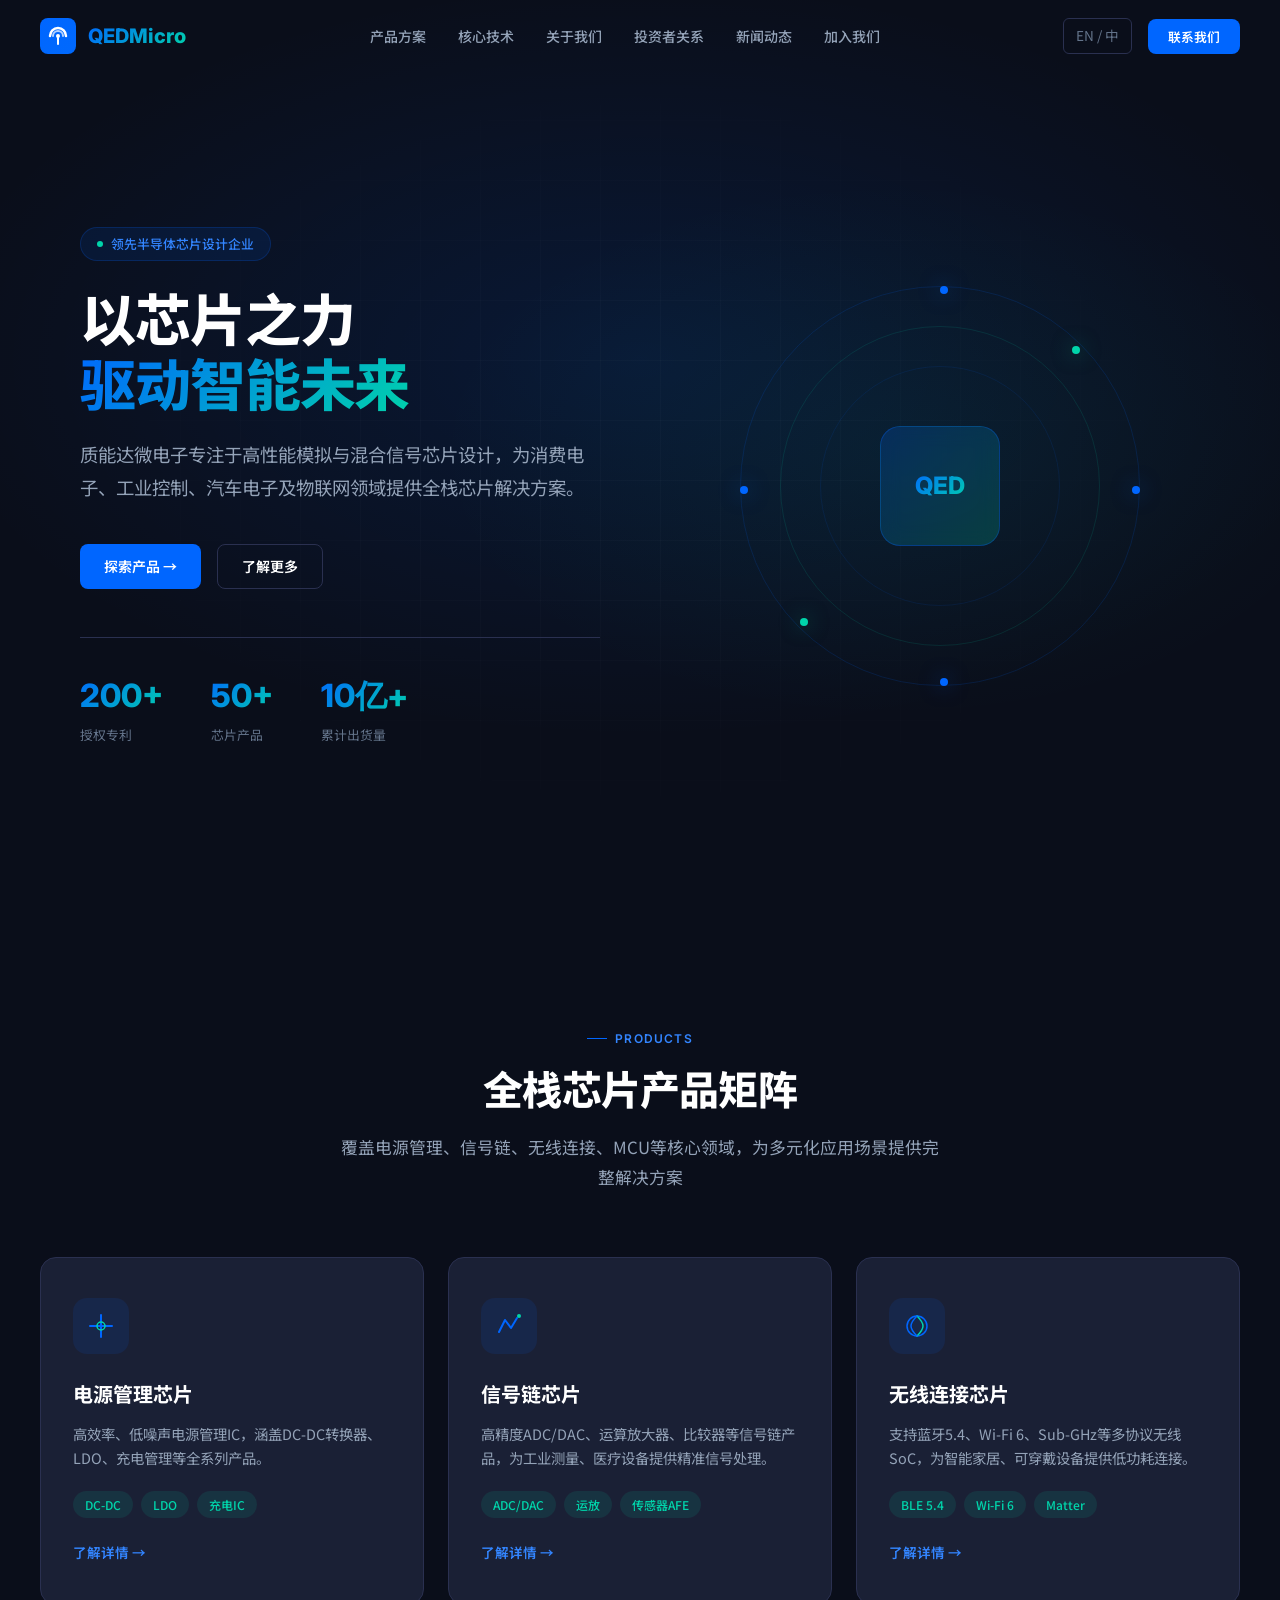
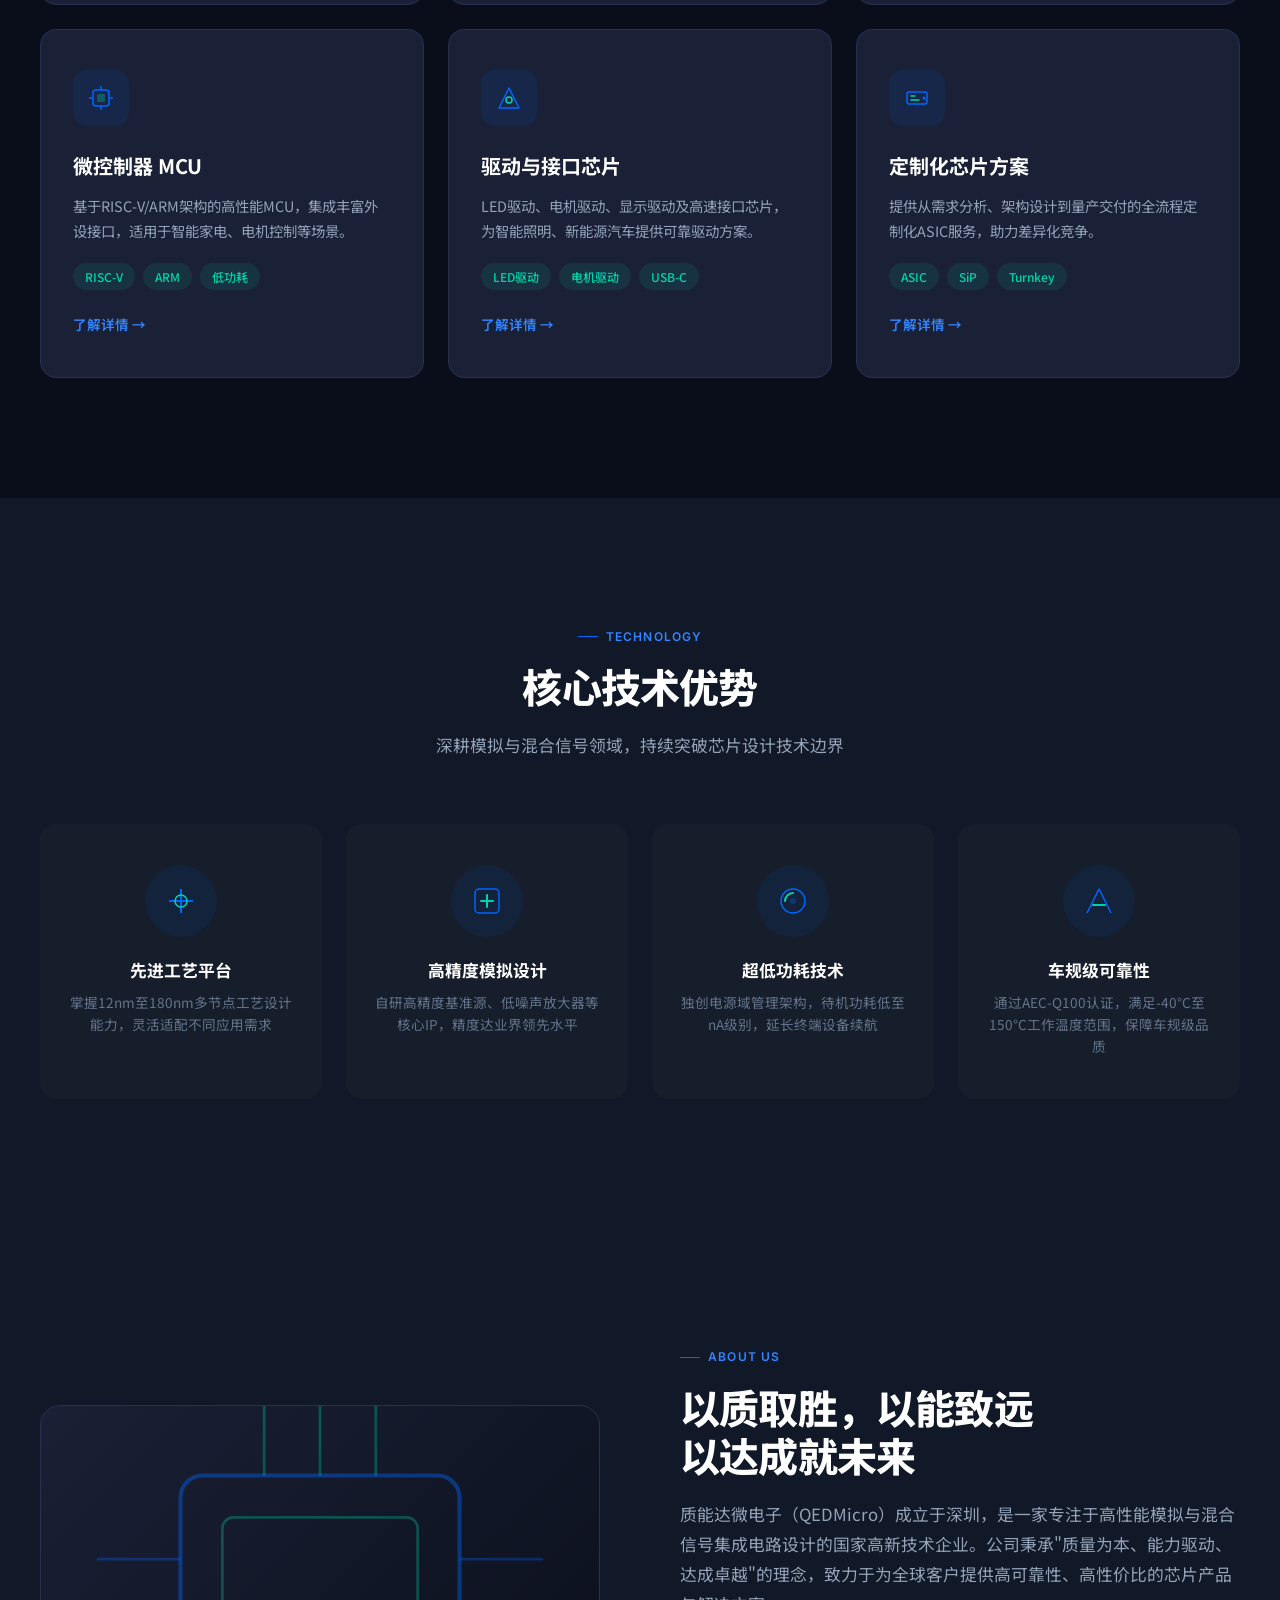
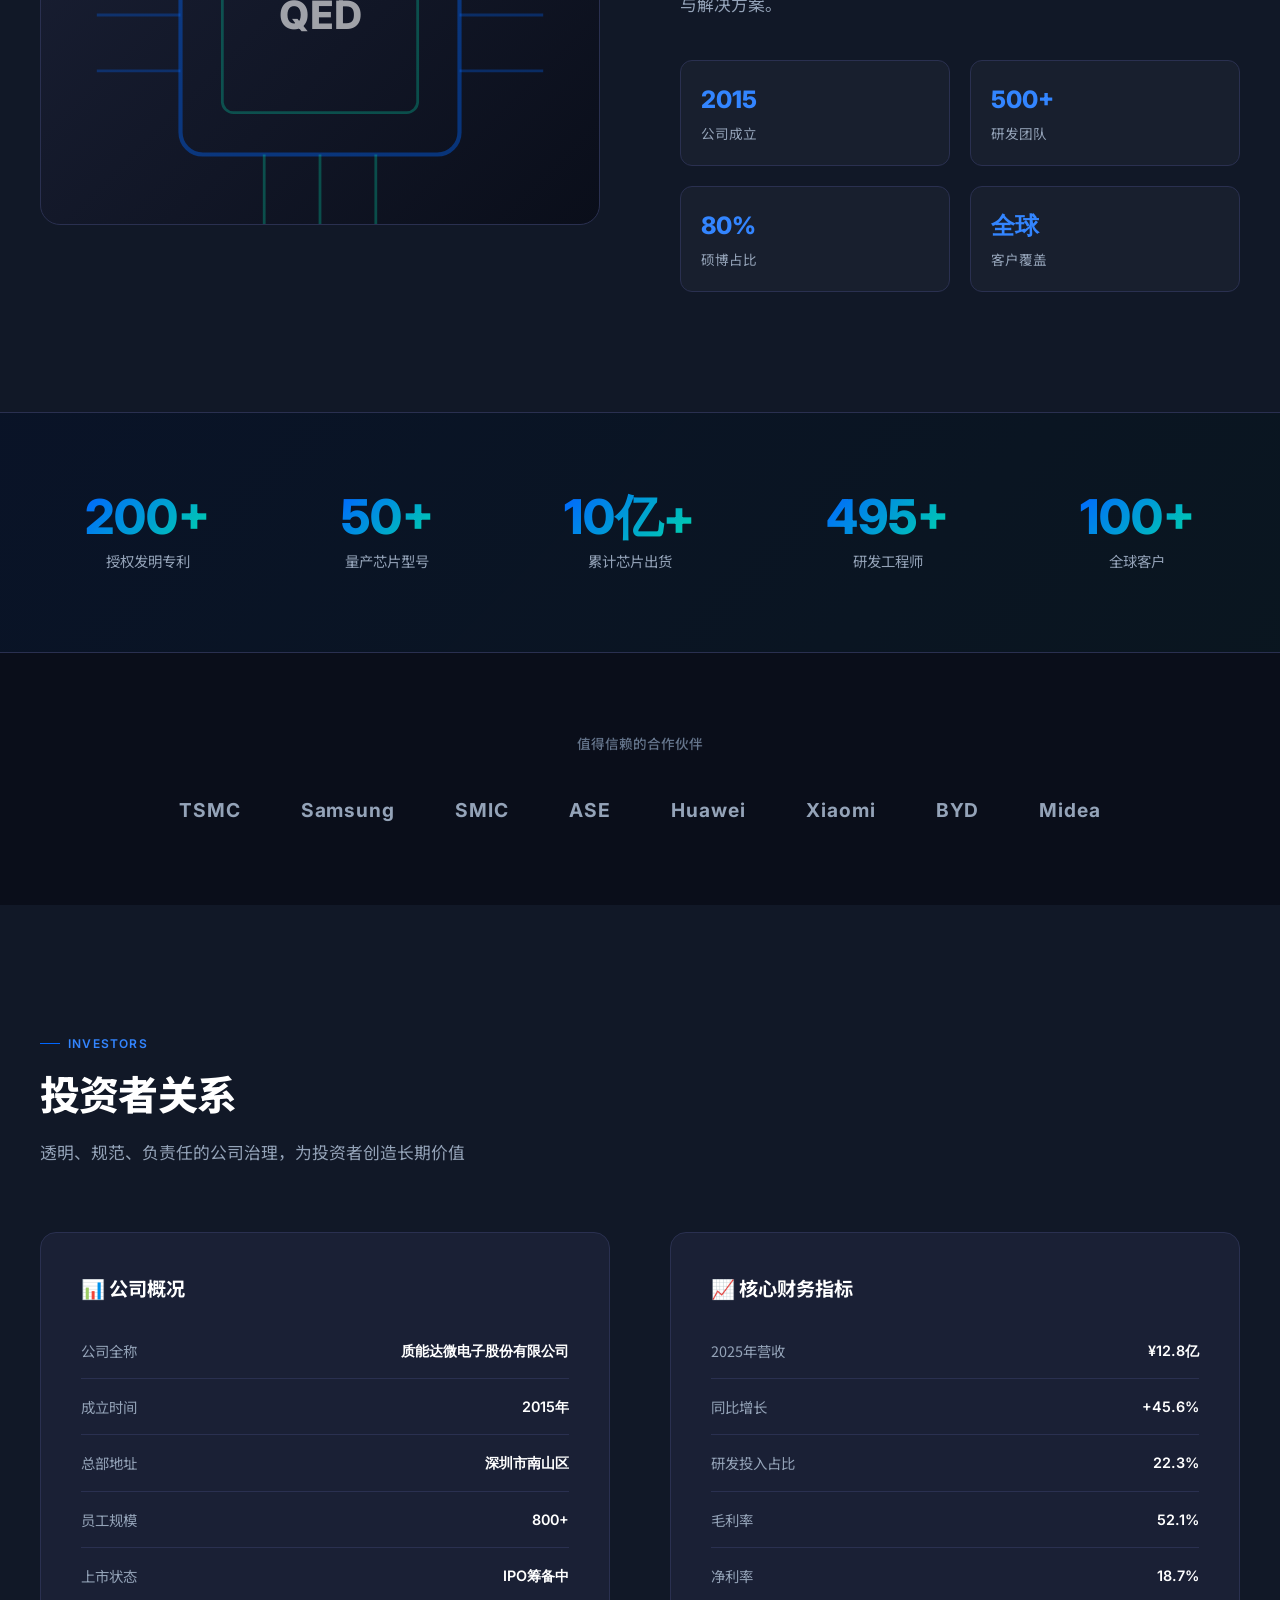
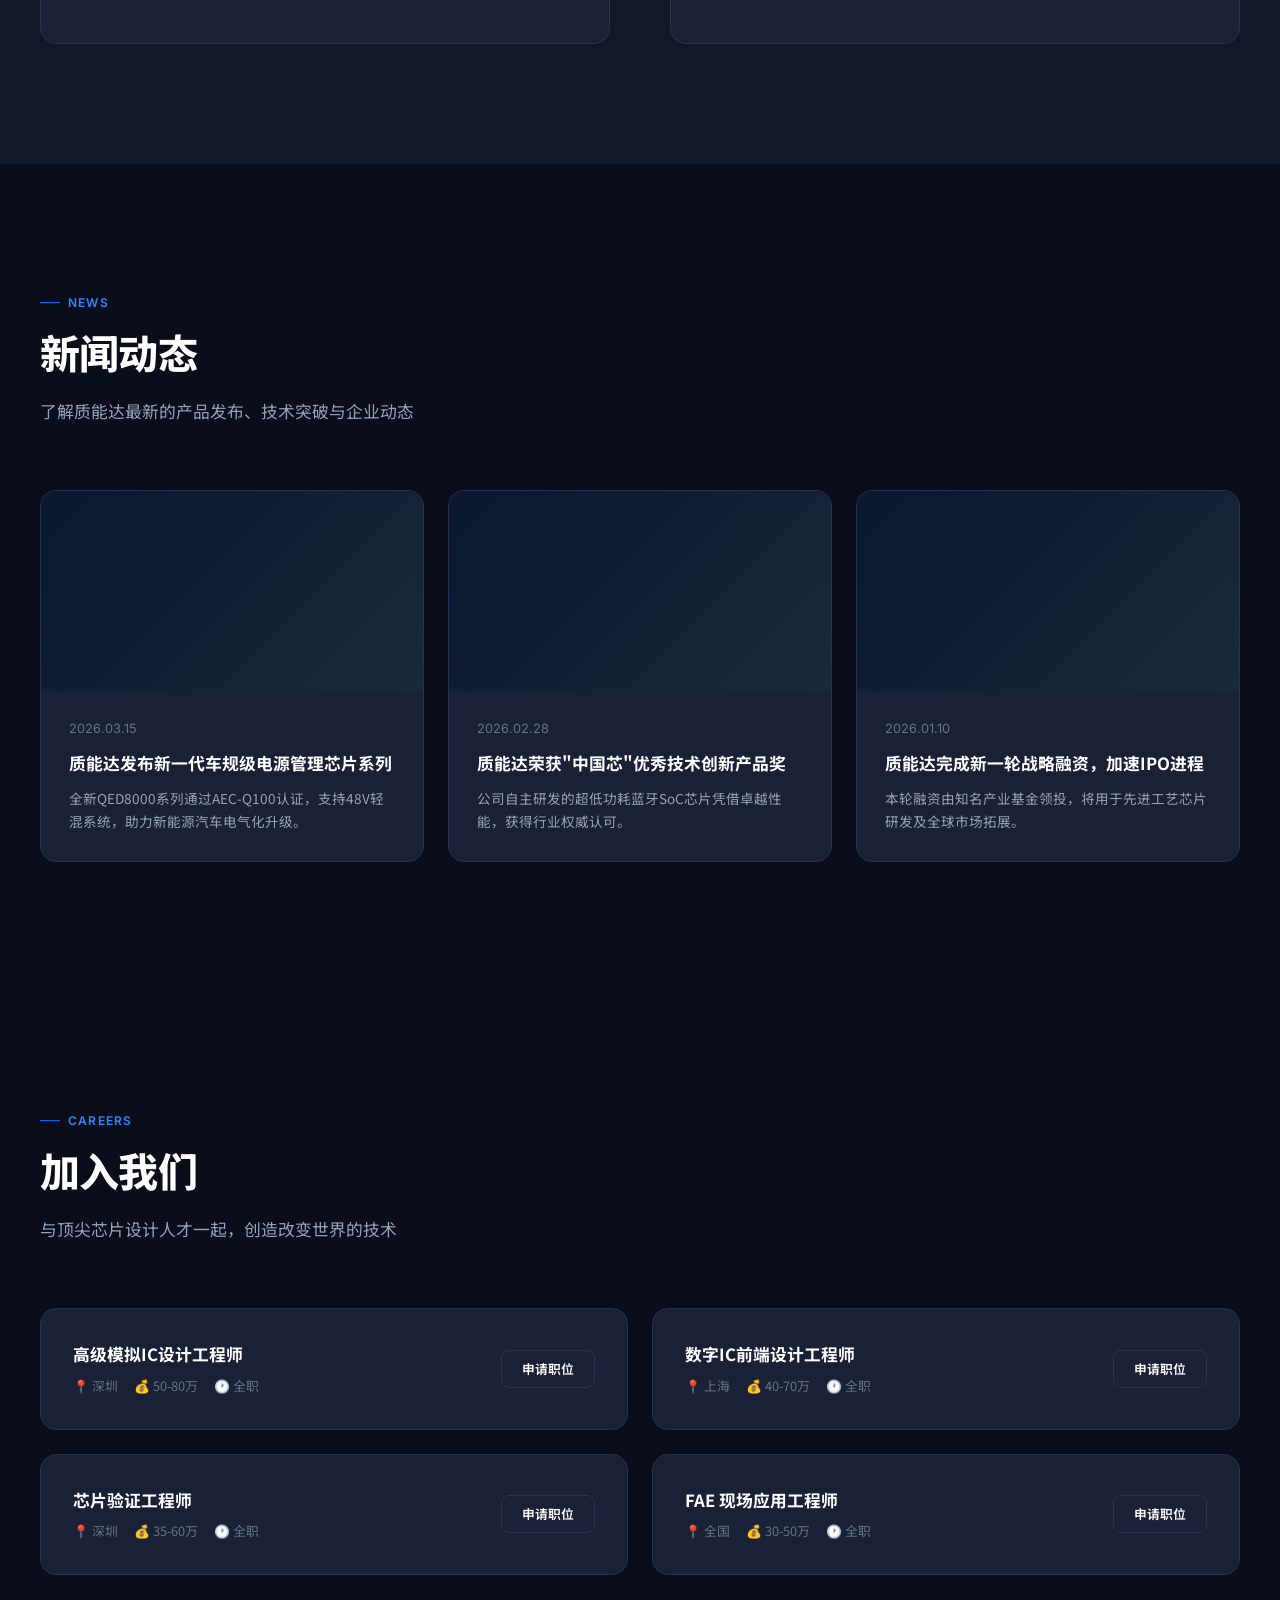
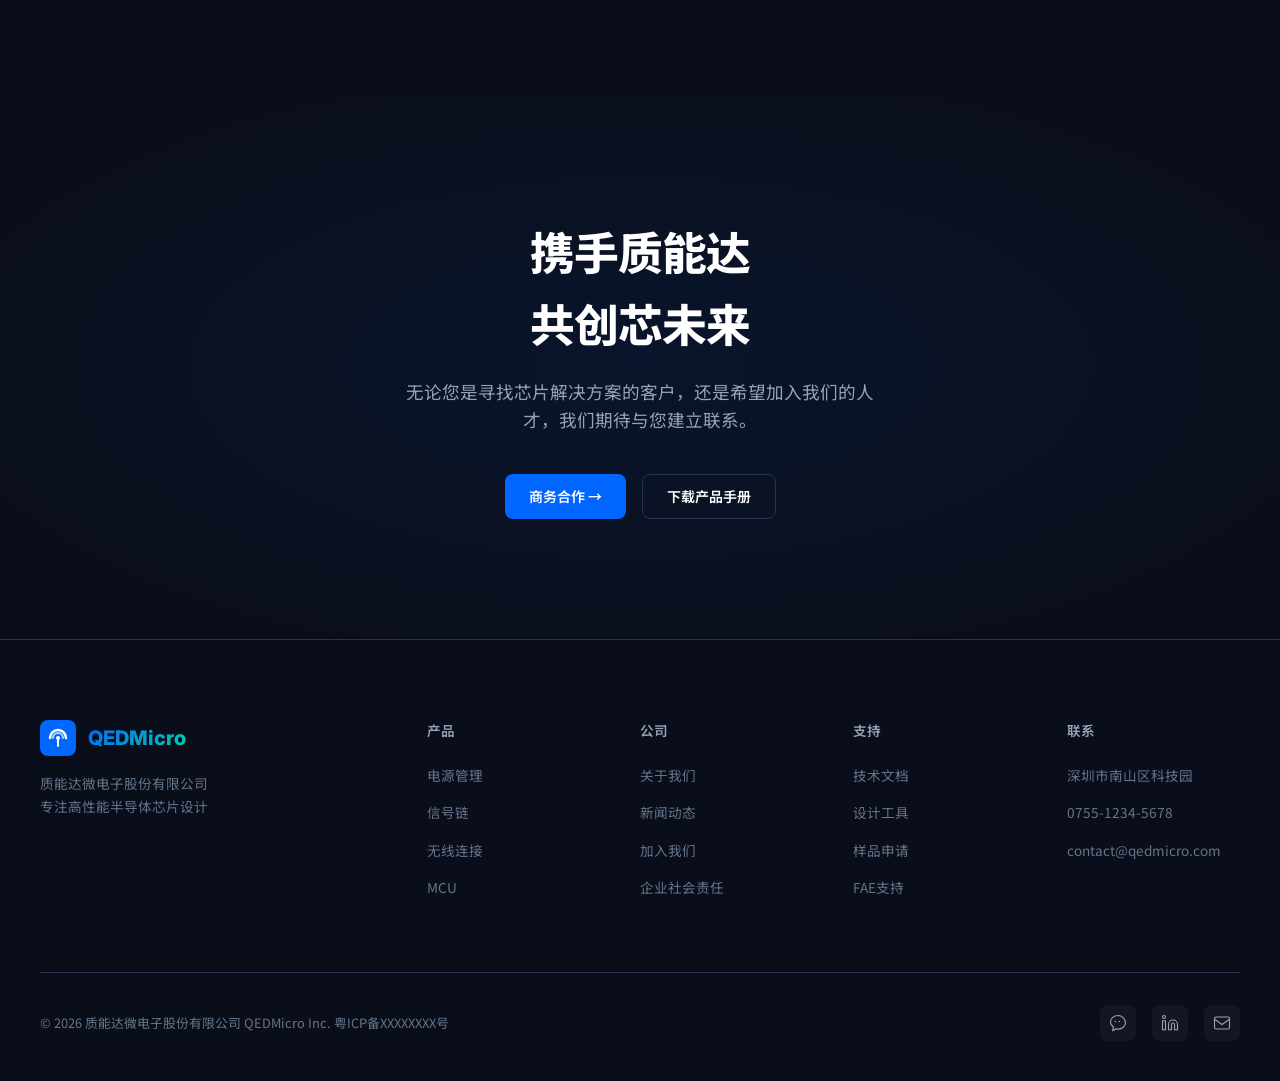
<file: qed2/index.html>
<!DOCTYPE html>
<html lang="zh-CN">
<head>
<meta charset="UTF-8">
<meta name="viewport" content="width=device-width, initial-scale=1.0">
<title>质能达微电子 | QEDMicro - 高性能芯片解决方案</title>
<meta name="description" content="质能达微电子专注于高性能半导体芯片设计与研发，为全球客户提供领先的芯片解决方案。">
<link rel="preconnect" href="https://fonts.googleapis.com">
<link rel="preconnect" href="https://fonts.gstatic.com" crossorigin>
<link href="https://fonts.googleapis.com/css2?family=Inter:wght@300;400;500;600;700;800;900&family=Noto+Sans+SC:wght@300;400;500;600;700;900&display=swap" rel="stylesheet">
<link rel="stylesheet" href="styles.css">
</head>
<body>

<!-- NAV -->
<nav class="nav" id="navbar">
<div class="nav-inner">
<a href="#" class="nav-logo">
<svg viewBox="0 0 36 36" fill="none"><rect width="36" height="36" rx="8" fill="url(#lg1)"/><path d="M10 18C10 13.58 13.58 10 18 10C22.42 10 26 13.58 26 18" stroke="#fff" stroke-width="2.5" stroke-linecap="round"/><path d="M13 18C13 15.24 15.24 13 18 13C20.76 13 23 15.24 23 18" stroke="#fff" stroke-width="2" stroke-linecap="round" opacity=".7"/><circle cx="18" cy="18" r="2" fill="#fff"/><path d="M18 20V26" stroke="#fff" stroke-width="2" stroke-linecap="round"/><defs><linearGradient id="lg1" x1="0" y1="0" x2="36" y2="36"><stop stop-color="#0066FF"/><stop offset="1" stop-color="#00D4AA"/></linearGradient></defs></svg>
<span class="logo-text-en">QEDMicro</span>
</a>
<ul class="nav-links">
<li><a href="#products">产品方案</a></li>
<li><a href="#technology">核心技术</a></li>
<li><a href="#about">关于我们</a></li>
<li><a href="#investors">投资者关系</a></li>
<li><a href="#news">新闻动态</a></li>
<li><a href="#careers">加入我们</a></li>
</ul>
<div class="nav-actions">
<span class="nav-lang">EN / 中</span>
<button class="btn btn-primary btn-sm" onclick="location.href='#contact'">联系我们</button>
</div>
<div class="mobile-toggle" onclick="this.classList.toggle('active');document.querySelector('.nav-links').classList.toggle('show')"><span></span><span></span><span></span></div>
</div>
</nav>

<!-- HERO -->
<section class="hero">
<div class="hero-bg"><div class="hero-grid"></div></div>
<div class="container">
<div class="hero-content">
<div class="hero-text">
<div class="hero-badge"><span class="dot"></span> 领先半导体芯片设计企业</div>
<h1>以芯片之力<br><span class="gradient">驱动智能未来</span></h1>
<p class="hero-desc">质能达微电子专注于高性能模拟与混合信号芯片设计，为消费电子、工业控制、汽车电子及物联网领域提供全栈芯片解决方案。</p>
<div class="hero-buttons">
<a href="#products" class="btn btn-primary">探索产品 →</a>
<a href="#about" class="btn btn-outline">了解更多</a>
</div>
<div class="hero-stats">
<div class="hero-stat"><div class="num">200+</div><div class="label">授权专利</div></div>
<div class="hero-stat"><div class="num">50+</div><div class="label">芯片产品</div></div>
<div class="hero-stat"><div class="num">10亿+</div><div class="label">累计出货量</div></div>
</div>
</div>
<div class="hero-visual">
<div class="chip-visual">
<div class="chip-ring"></div><div class="chip-ring"></div><div class="chip-ring"></div>
<div class="chip-core"></div>
<div class="chip-node"></div><div class="chip-node"></div><div class="chip-node"></div>
<div class="chip-node"></div><div class="chip-node"></div><div class="chip-node"></div>
</div>
</div>
</div>
</div>
</section>

<!-- PRODUCTS -->
<section class="section" id="products">
<div class="container">
<div class="section-header center fade-up">
<div class="section-label">Products</div>
<h2 class="section-title">全栈芯片产品矩阵</h2>
<p class="section-desc">覆盖电源管理、信号链、无线连接、MCU等核心领域，为多元化应用场景提供完整解决方案</p>
</div>
<div class="products-grid">
<div class="product-card fade-up">
<div class="product-icon"><svg viewBox="0 0 28 28" fill="none"><path d="M14 3v22M3 14h22" stroke="#0066FF" stroke-width="2" stroke-linecap="round"/><circle cx="14" cy="14" r="4" stroke="#00D4AA" stroke-width="1.5"/></svg></div>
<h3>电源管理芯片</h3>
<p>高效率、低噪声电源管理IC，涵盖DC-DC转换器、LDO、充电管理等全系列产品。</p>
<div><span class="product-tag">DC-DC</span><span class="product-tag">LDO</span><span class="product-tag">充电IC</span></div>
<a href="#" class="product-link">了解详情 →</a>
</div>
<div class="product-card fade-up">
<div class="product-icon"><svg viewBox="0 0 28 28" fill="none"><path d="M4 20L10 8L16 16L22 6" stroke="#0066FF" stroke-width="2" stroke-linecap="round" stroke-linejoin="round"/><circle cx="24" cy="4" r="2" fill="#00D4AA"/></svg></div>
<h3>信号链芯片</h3>
<p>高精度ADC/DAC、运算放大器、比较器等信号链产品，为工业测量、医疗设备提供精准信号处理。</p>
<div><span class="product-tag">ADC/DAC</span><span class="product-tag">运放</span><span class="product-tag">传感器AFE</span></div>
<a href="#" class="product-link">了解详情 →</a>
</div>
<div class="product-card fade-up">
<div class="product-icon"><svg viewBox="0 0 28 28" fill="none"><circle cx="14" cy="14" r="10" stroke="#0066FF" stroke-width="1.5"/><path d="M14 4C14 4 20 10 20 14C20 18 14 24 14 24" stroke="#00D4AA" stroke-width="1.5" stroke-linecap="round"/><path d="M14 4C14 4 8 10 8 14C8 18 14 24 14 24" stroke="#0066FF" stroke-width="1.5" stroke-linecap="round"/></svg></div>
<h3>无线连接芯片</h3>
<p>支持蓝牙5.4、Wi-Fi 6、Sub-GHz等多协议无线SoC，为智能家居、可穿戴设备提供低功耗连接。</p>
<div><span class="product-tag">BLE 5.4</span><span class="product-tag">Wi-Fi 6</span><span class="product-tag">Matter</span></div>
<a href="#" class="product-link">了解详情 →</a>
</div>
<div class="product-card fade-up">
<div class="product-icon"><svg viewBox="0 0 28 28" fill="none"><rect x="6" y="6" width="16" height="16" rx="3" stroke="#0066FF" stroke-width="1.5"/><rect x="10" y="10" width="8" height="8" rx="1" fill="#00D4AA" opacity=".3"/><line x1="14" y1="2" x2="14" y2="6" stroke="#0066FF" stroke-width="1.5"/><line x1="14" y1="22" x2="14" y2="26" stroke="#0066FF" stroke-width="1.5"/><line x1="2" y1="14" x2="6" y2="14" stroke="#0066FF" stroke-width="1.5"/><line x1="22" y1="14" x2="26" y2="14" stroke="#0066FF" stroke-width="1.5"/></svg></div>
<h3>微控制器 MCU</h3>
<p>基于RISC-V/ARM架构的高性能MCU，集成丰富外设接口，适用于智能家电、电机控制等场景。</p>
<div><span class="product-tag">RISC-V</span><span class="product-tag">ARM</span><span class="product-tag">低功耗</span></div>
<a href="#" class="product-link">了解详情 →</a>
</div>
<div class="product-card fade-up">
<div class="product-icon"><svg viewBox="0 0 28 28" fill="none"><path d="M4 24L14 4L24 24H4Z" stroke="#0066FF" stroke-width="1.5" stroke-linejoin="round"/><circle cx="14" cy="16" r="3" stroke="#00D4AA" stroke-width="1.5"/></svg></div>
<h3>驱动与接口芯片</h3>
<p>LED驱动、电机驱动、显示驱动及高速接口芯片，为智能照明、新能源汽车提供可靠驱动方案。</p>
<div><span class="product-tag">LED驱动</span><span class="product-tag">电机驱动</span><span class="product-tag">USB-C</span></div>
<a href="#" class="product-link">了解详情 →</a>
</div>
<div class="product-card fade-up">
<div class="product-icon"><svg viewBox="0 0 28 28" fill="none"><rect x="4" y="8" width="20" height="12" rx="2" stroke="#0066FF" stroke-width="1.5"/><path d="M8 12h4M8 16h8" stroke="#00D4AA" stroke-width="1.5" stroke-linecap="round"/><circle cx="21" cy="14" r="1.5" fill="#0066FF"/></svg></div>
<h3>定制化芯片方案</h3>
<p>提供从需求分析、架构设计到量产交付的全流程定制化ASIC服务，助力差异化竞争。</p>
<div><span class="product-tag">ASIC</span><span class="product-tag">SiP</span><span class="product-tag">Turnkey</span></div>
<a href="#" class="product-link">了解详情 →</a>
</div>
</div>
</div>
</section>

<!-- TECHNOLOGY -->
<section class="section" id="technology">
<div class="container">
<div class="section-header center fade-up">
<div class="section-label">Technology</div>
<h2 class="section-title">核心技术优势</h2>
<p class="section-desc">深耕模拟与混合信号领域，持续突破芯片设计技术边界</p>
</div>
<div class="tech-grid">
<div class="tech-item fade-up">
<div class="tech-icon"><svg viewBox="0 0 32 32" fill="none"><path d="M16 4v24M4 16h24" stroke="#0066FF" stroke-width="2"/><circle cx="16" cy="16" r="6" stroke="#00D4AA" stroke-width="1.5"/></svg></div>
<h4>先进工艺平台</h4>
<p>掌握12nm至180nm多节点工艺设计能力，灵活适配不同应用需求</p>
</div>
<div class="tech-item fade-up">
<div class="tech-icon"><svg viewBox="0 0 32 32" fill="none"><rect x="4" y="4" width="24" height="24" rx="4" stroke="#0066FF" stroke-width="1.5"/><path d="M10 16h12M16 10v12" stroke="#00D4AA" stroke-width="2" stroke-linecap="round"/></svg></div>
<h4>高精度模拟设计</h4>
<p>自研高精度基准源、低噪声放大器等核心IP，精度达业界领先水平</p>
</div>
<div class="tech-item fade-up">
<div class="tech-icon"><svg viewBox="0 0 32 32" fill="none"><circle cx="16" cy="16" r="12" stroke="#0066FF" stroke-width="1.5"/><path d="M8 16C8 11.58 11.58 8 16 8" stroke="#00D4AA" stroke-width="2" stroke-linecap="round"/><circle cx="16" cy="16" r="3" fill="#0066FF" opacity=".3"/></svg></div>
<h4>超低功耗技术</h4>
<p>独创电源域管理架构，待机功耗低至nA级别，延长终端设备续航</p>
</div>
<div class="tech-item fade-up">
<div class="tech-icon"><svg viewBox="0 0 32 32" fill="none"><path d="M4 28L16 4L28 28" stroke="#0066FF" stroke-width="1.5" stroke-linejoin="round"/><path d="M10 20h12" stroke="#00D4AA" stroke-width="2" stroke-linecap="round"/></svg></div>
<h4>车规级可靠性</h4>
<p>通过AEC-Q100认证，满足-40°C至150°C工作温度范围，保障车规级品质</p>
</div>
</div>
</div>
</section>

<!-- ABOUT -->
<section class="section" id="about">
<div class="container">
<div class="about-grid fade-up">
<div class="about-image">
<div class="about-image-inner">
<svg class="about-chip-svg" viewBox="0 0 200 200" fill="none">
<rect x="50" y="50" width="100" height="100" rx="8" stroke="#0066FF" stroke-width="1.5" opacity=".4"/>
<rect x="65" y="65" width="70" height="70" rx="4" stroke="#00D4AA" stroke-width="1" opacity=".3"/>
<line x1="50" y1="80" x2="20" y2="80" stroke="#0066FF" stroke-width="1" opacity=".3"/>
<line x1="50" y1="100" x2="20" y2="100" stroke="#0066FF" stroke-width="1" opacity=".3"/>
<line x1="50" y1="120" x2="20" y2="120" stroke="#0066FF" stroke-width="1" opacity=".3"/>
<line x1="150" y1="80" x2="180" y2="80" stroke="#0066FF" stroke-width="1" opacity=".3"/>
<line x1="150" y1="100" x2="180" y2="100" stroke="#0066FF" stroke-width="1" opacity=".3"/>
<line x1="150" y1="120" x2="180" y2="120" stroke="#0066FF" stroke-width="1" opacity=".3"/>
<line x1="80" y1="50" x2="80" y2="20" stroke="#00D4AA" stroke-width="1" opacity=".3"/>
<line x1="100" y1="50" x2="100" y2="20" stroke="#00D4AA" stroke-width="1" opacity=".3"/>
<line x1="120" y1="50" x2="120" y2="20" stroke="#00D4AA" stroke-width="1" opacity=".3"/>
<line x1="80" y1="150" x2="80" y2="180" stroke="#00D4AA" stroke-width="1" opacity=".3"/>
<line x1="100" y1="150" x2="100" y2="180" stroke="#00D4AA" stroke-width="1" opacity=".3"/>
<line x1="120" y1="150" x2="120" y2="180" stroke="#00D4AA" stroke-width="1" opacity=".3"/>
<text x="100" y="105" text-anchor="middle" fill="#fff" font-family="Inter" font-weight="800" font-size="14" opacity=".6">QED</text>
</svg>
</div>
</div>
<div>
<div class="section-label">About Us</div>
<h2 class="section-title">以质取胜，以能致远<br>以达成就未来</h2>
<p class="section-desc">质能达微电子（QEDMicro）成立于深圳，是一家专注于高性能模拟与混合信号集成电路设计的国家高新技术企业。公司秉承"质量为本、能力驱动、达成卓越"的理念，致力于为全球客户提供高可靠性、高性价比的芯片产品与解决方案。</p>
<div class="about-highlights">
<div class="about-highlight"><div class="ah-num">2015</div><div class="ah-text">公司成立</div></div>
<div class="about-highlight"><div class="ah-num">500+</div><div class="ah-text">研发团队</div></div>
<div class="about-highlight"><div class="ah-num">80%</div><div class="ah-text">硕博占比</div></div>
<div class="about-highlight"><div class="ah-num">全球</div><div class="ah-text">客户覆盖</div></div>
</div>
</div>
</div>
</div>
</section>

<!-- DATA STRIP -->
<section class="data-strip">
<div class="container">
<div class="data-strip-inner fade-up">
<div class="data-item"><div class="data-num">200<span class="data-unit">+</span></div><div class="data-label">授权发明专利</div></div>
<div class="data-item"><div class="data-num">50<span class="data-unit">+</span></div><div class="data-label">量产芯片型号</div></div>
<div class="data-item"><div class="data-num">10<span class="data-unit">亿+</span></div><div class="data-label">累计芯片出货</div></div>
<div class="data-item"><div class="data-num">500<span class="data-unit">+</span></div><div class="data-label">研发工程师</div></div>
<div class="data-item"><div class="data-num">100<span class="data-unit">+</span></div><div class="data-label">全球客户</div></div>
</div>
</div>
</section>

<!-- PARTNERS -->
<section class="partners">
<div class="container">
<div class="partners-label fade-up">值得信赖的合作伙伴</div>
<div class="partners-logos fade-up">
<span class="partner-logo">TSMC</span>
<span class="partner-logo">Samsung</span>
<span class="partner-logo">SMIC</span>
<span class="partner-logo">ASE</span>
<span class="partner-logo">Huawei</span>
<span class="partner-logo">Xiaomi</span>
<span class="partner-logo">BYD</span>
<span class="partner-logo">Midea</span>
</div>
</div>
</section>

<!-- INVESTORS -->
<section class="section" id="investors">
<div class="container">
<div class="section-header fade-up">
<div class="section-label">Investors</div>
<h2 class="section-title">投资者关系</h2>
<p class="section-desc">透明、规范、负责任的公司治理，为投资者创造长期价值</p>
</div>
<div class="investor-grid fade-up">
<div class="investor-card">
<h3>📊 公司概况</h3>
<ul class="investor-list">
<li><span class="il-label">公司全称</span><span class="il-value">质能达微电子股份有限公司</span></li>
<li><span class="il-label">成立时间</span><span class="il-value">2015年</span></li>
<li><span class="il-label">总部地址</span><span class="il-value">深圳市南山区</span></li>
<li><span class="il-label">员工规模</span><span class="il-value">800+</span></li>
<li><span class="il-label">上市状态</span><span class="il-value">IPO筹备中</span></li>
</ul>
</div>
<div class="investor-card">
<h3>📈 核心财务指标</h3>
<ul class="investor-list">
<li><span class="il-label">2025年营收</span><span class="il-value">¥12.8亿</span></li>
<li><span class="il-label">同比增长</span><span class="il-value">+45.6%</span></li>
<li><span class="il-label">研发投入占比</span><span class="il-value">22.3%</span></li>
<li><span class="il-label">毛利率</span><span class="il-value">52.1%</span></li>
<li><span class="il-label">净利率</span><span class="il-value">18.7%</span></li>
</ul>
</div>
</div>
</div>
</section>

<!-- NEWS -->
<section class="section" id="news">
<div class="container">
<div class="section-header fade-up">
<div class="section-label">News</div>
<h2 class="section-title">新闻动态</h2>
<p class="section-desc">了解质能达最新的产品发布、技术突破与企业动态</p>
</div>
<div class="news-grid">
<div class="news-card fade-up">
<div class="news-img"></div>
<div class="news-body">
<div class="news-date">2026.03.15</div>
<h3>质能达发布新一代车规级电源管理芯片系列</h3>
<p>全新QED8000系列通过AEC-Q100认证，支持48V轻混系统，助力新能源汽车电气化升级。</p>
</div>
</div>
<div class="news-card fade-up">
<div class="news-img"></div>
<div class="news-body">
<div class="news-date">2026.02.28</div>
<h3>质能达荣获"中国芯"优秀技术创新产品奖</h3>
<p>公司自主研发的超低功耗蓝牙SoC芯片凭借卓越性能，获得行业权威认可。</p>
</div>
</div>
<div class="news-card fade-up">
<div class="news-img"></div>
<div class="news-body">
<div class="news-date">2026.01.10</div>
<h3>质能达完成新一轮战略融资，加速IPO进程</h3>
<p>本轮融资由知名产业基金领投，将用于先进工艺芯片研发及全球市场拓展。</p>
</div>
</div>
</div>
</div>
</section>

<!-- CAREERS -->
<section class="section" id="careers">
<div class="container">
<div class="section-header fade-up">
<div class="section-label">Careers</div>
<h2 class="section-title">加入我们</h2>
<p class="section-desc">与顶尖芯片设计人才一起，创造改变世界的技术</p>
</div>
<div class="careers-grid fade-up">
<div class="career-card">
<div class="career-info">
<h4>高级模拟IC设计工程师</h4>
<div class="career-meta"><span>📍 深圳</span><span>💰 50-80万</span><span>🕐 全职</span></div>
</div>
<a href="#" class="btn btn-outline btn-sm">申请职位</a>
</div>
<div class="career-card">
<div class="career-info">
<h4>数字IC前端设计工程师</h4>
<div class="career-meta"><span>📍 上海</span><span>💰 40-70万</span><span>🕐 全职</span></div>
</div>
<a href="#" class="btn btn-outline btn-sm">申请职位</a>
</div>
<div class="career-card">
<div class="career-info">
<h4>芯片验证工程师</h4>
<div class="career-meta"><span>📍 深圳</span><span>💰 35-60万</span><span>🕐 全职</span></div>
</div>
<a href="#" class="btn btn-outline btn-sm">申请职位</a>
</div>
<div class="career-card">
<div class="career-info">
<h4>FAE 现场应用工程师</h4>
<div class="career-meta"><span>📍 全国</span><span>💰 30-50万</span><span>🕐 全职</span></div>
</div>
<a href="#" class="btn btn-outline btn-sm">申请职位</a>
</div>
</div>
</div>
</section>

<!-- CTA -->
<section class="cta" id="contact">
<div class="container fade-up">
<h2>携手质能达<br><span class="gradient">共创芯未来</span></h2>
<p>无论您是寻找芯片解决方案的客户，还是希望加入我们的人才，我们期待与您建立联系。</p>
<div class="cta-buttons">
<a href="mailto:contact@qedmicro.com" class="btn btn-primary">商务合作 →</a>
<a href="#" class="btn btn-outline">下载产品手册</a>
</div>
</div>
</section>

<!-- FOOTER -->
<footer class="footer">
<div class="container">
<div class="footer-grid">
<div class="footer-brand">
<a href="#" class="nav-logo">
<svg viewBox="0 0 36 36" fill="none" style="width:36px;height:36px"><rect width="36" height="36" rx="8" fill="url(#lg2)"/><path d="M10 18C10 13.58 13.58 10 18 10C22.42 10 26 13.58 26 18" stroke="#fff" stroke-width="2.5" stroke-linecap="round"/><path d="M13 18C13 15.24 15.24 13 18 13C20.76 13 23 15.24 23 18" stroke="#fff" stroke-width="2" stroke-linecap="round" opacity=".7"/><circle cx="18" cy="18" r="2" fill="#fff"/><path d="M18 20V26" stroke="#fff" stroke-width="2" stroke-linecap="round"/><defs><linearGradient id="lg2" x1="0" y1="0" x2="36" y2="36"><stop stop-color="#0066FF"/><stop offset="1" stop-color="#00D4AA"/></linearGradient></defs></svg>
<span class="logo-text-en">QEDMicro</span>
</a>
<p>质能达微电子股份有限公司<br>专注高性能半导体芯片设计</p>
</div>
<div class="footer-col">
<h4>产品</h4>
<ul><li><a href="#">电源管理</a></li><li><a href="#">信号链</a></li><li><a href="#">无线连接</a></li><li><a href="#">MCU</a></li></ul>
</div>
<div class="footer-col">
<h4>公司</h4>
<ul><li><a href="#about">关于我们</a></li><li><a href="#news">新闻动态</a></li><li><a href="#careers">加入我们</a></li><li><a href="#">企业社会责任</a></li></ul>
</div>
<div class="footer-col">
<h4>支持</h4>
<ul><li><a href="#">技术文档</a></li><li><a href="#">设计工具</a></li><li><a href="#">样品申请</a></li><li><a href="#">FAE支持</a></li></ul>
</div>
<div class="footer-col">
<h4>联系</h4>
<ul><li><a href="#">深圳市南山区科技园</a></li><li><a href="tel:+8675512345678">0755-1234-5678</a></li><li><a href="mailto:contact@qedmicro.com">contact@qedmicro.com</a></li></ul>
</div>
</div>
<div class="footer-bottom">
<span>&copy; 2026 质能达微电子股份有限公司 QEDMicro Inc. 粤ICP备XXXXXXXX号</span>
<div class="footer-social">
<a href="#" aria-label="WeChat"><svg width="18" height="18" viewBox="0 0 24 24" fill="none"><path d="M8.5 11a1 1 0 100-2 1 1 0 000 2zM13.5 11a1 1 0 100-2 1 1 0 000 2z" fill="#94A3B8"/><path d="M12 2C6.48 2 2 5.82 2 10.5c0 2.65 1.46 5.02 3.75 6.57L5 22l4.13-2.07c.93.18 1.88.27 2.87.27 5.52 0 10-3.82 10-8.5S17.52 2 12 2z" stroke="#94A3B8" stroke-width="1.5"/></svg></a>
<a href="#" aria-label="LinkedIn"><svg width="18" height="18" viewBox="0 0 24 24" fill="none"><path d="M16 8a6 6 0 016 6v7h-4v-7a2 2 0 00-4 0v7h-4v-7a6 6 0 016-6zM2 9h4v12H2zM4 6a2 2 0 100-4 2 2 0 000 4z" stroke="#94A3B8" stroke-width="1.5" stroke-linecap="round" stroke-linejoin="round"/></svg></a>
<a href="#" aria-label="Email"><svg width="18" height="18" viewBox="0 0 24 24" fill="none"><rect x="2" y="4" width="20" height="16" rx="2" stroke="#94A3B8" stroke-width="1.5"/><path d="M22 7l-10 7L2 7" stroke="#94A3B8" stroke-width="1.5" stroke-linecap="round"/></svg></a>
</div>
</div>
</div>
</footer>

<!-- SCRIPTS -->
<script>
// Navbar scroll effect
window.addEventListener('scroll',()=>{
    document.getElementById('navbar').classList.toggle('scrolled',window.scrollY>50);
});

// Fade-up animation on scroll
const observer=new IntersectionObserver((entries)=>{
    entries.forEach(e=>{if(e.isIntersecting){e.target.classList.add('visible');observer.unobserve(e.target)}});
},{threshold:0.1,rootMargin:'0px 0px -50px 0px'});
document.querySelectorAll('.fade-up').forEach(el=>observer.observe(el));

// Smooth scroll for anchor links
document.querySelectorAll('a[href^="#"]').forEach(a=>{
    a.addEventListener('click',e=>{
        e.preventDefault();
        const t=document.querySelector(a.getAttribute('href'));
        if(t)t.scrollIntoView({behavior:'smooth',block:'start'});
    });
});

// Counter animation
function animateCounters(){
    document.querySelectorAll('.data-num').forEach(el=>{
        const text=el.textContent;
        const match=text.match(/(\d+)/);
        if(!match)return;
        const target=parseInt(match[1]);
        let current=0;
        const step=Math.ceil(target/60);
        const timer=setInterval(()=>{
            current+=step;
            if(current>=target){current=target;clearInterval(timer)}
            el.innerHTML=text.replace(match[1],current);
        },20);
    });
}
const counterObserver=new IntersectionObserver((entries)=>{
    entries.forEach(e=>{if(e.isIntersecting){animateCounters();counterObserver.unobserve(e.target)}});
},{threshold:0.3});
const strip=document.querySelector('.data-strip');
if(strip)counterObserver.observe(strip);
</script>
</body>
</html>
</file>
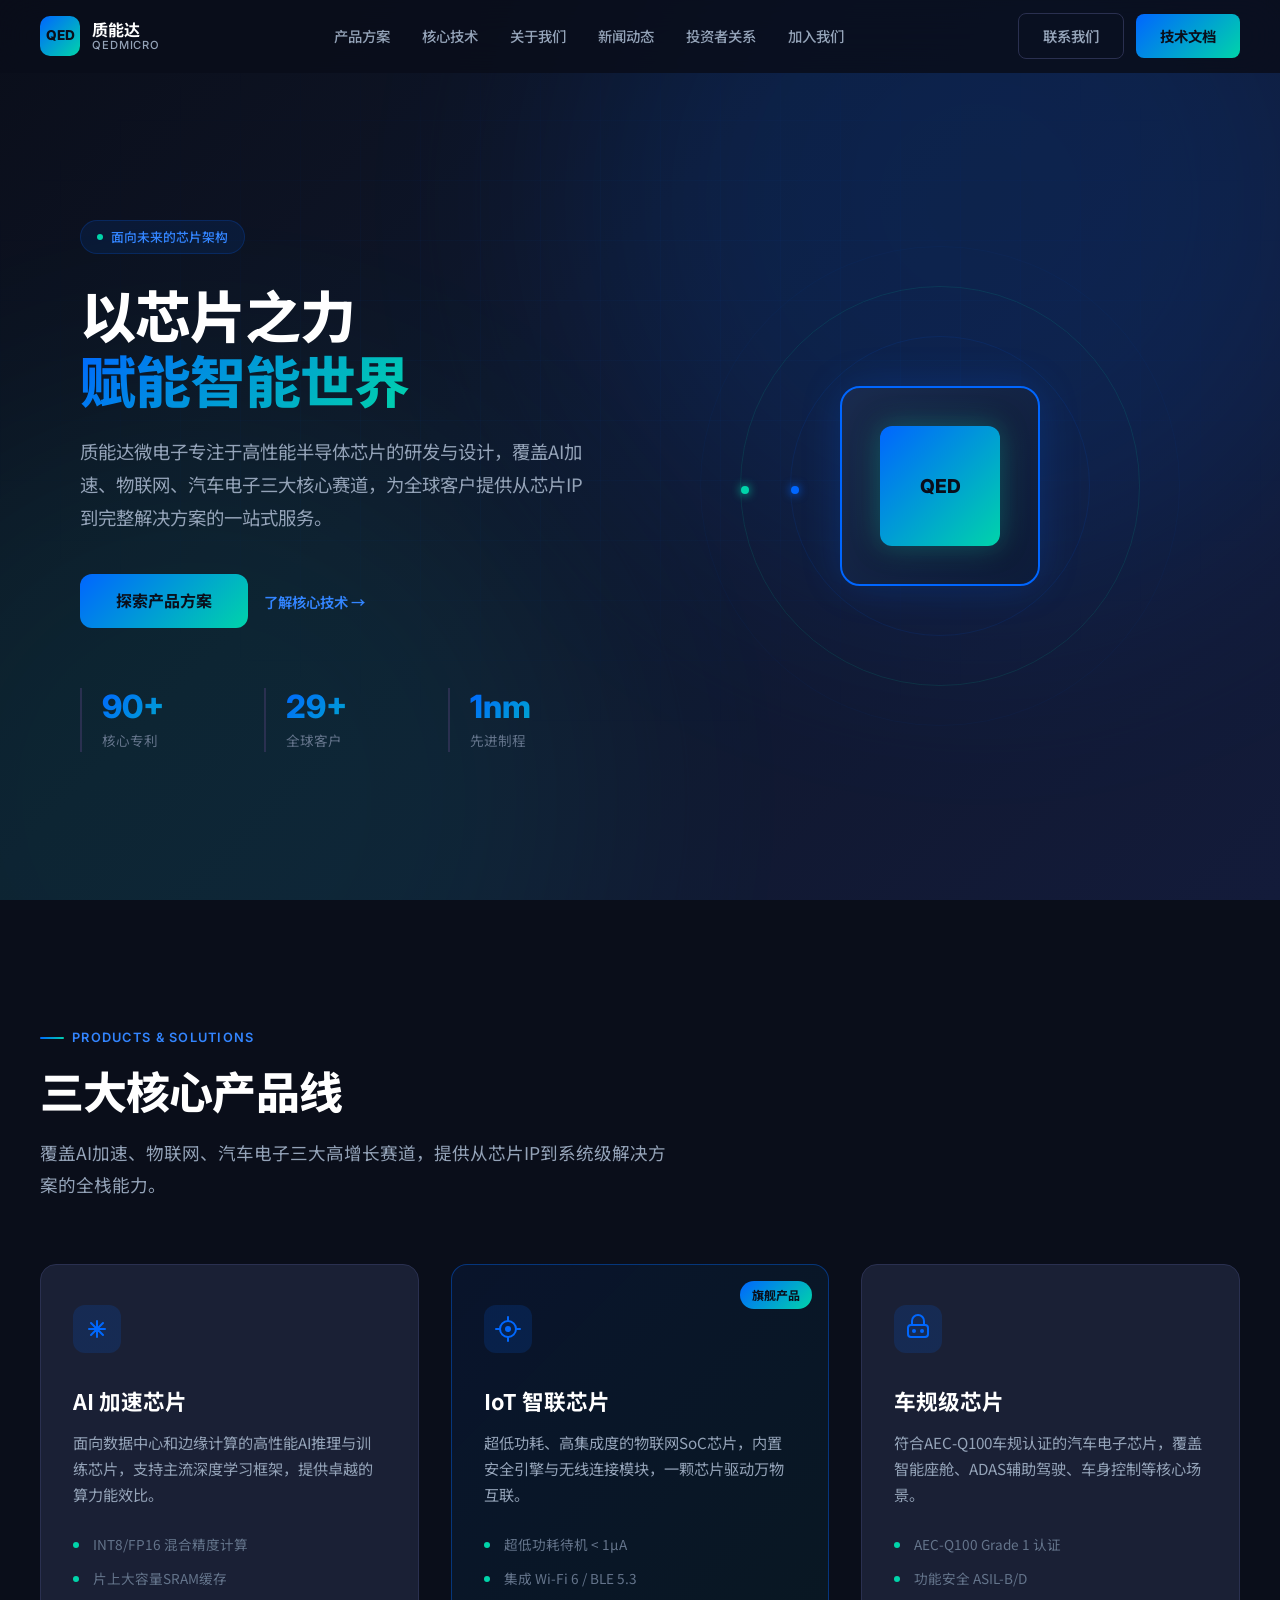
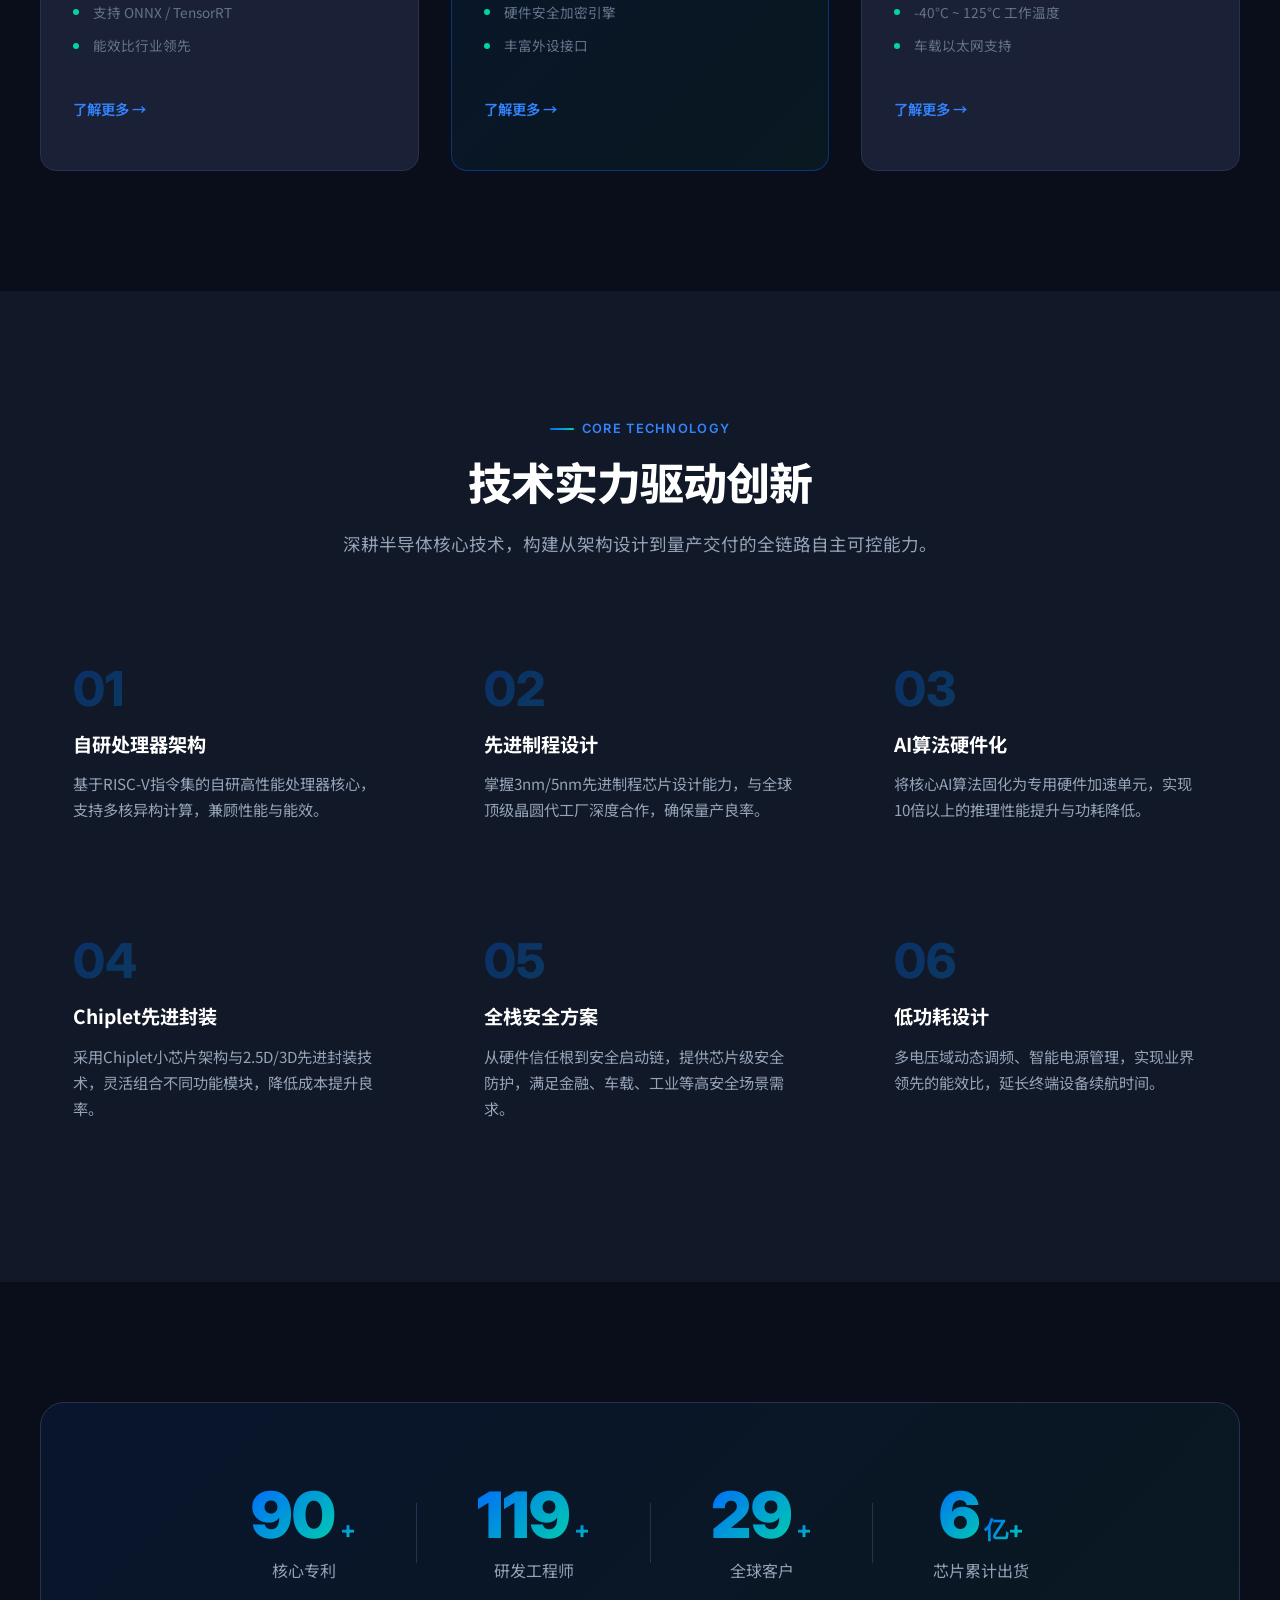
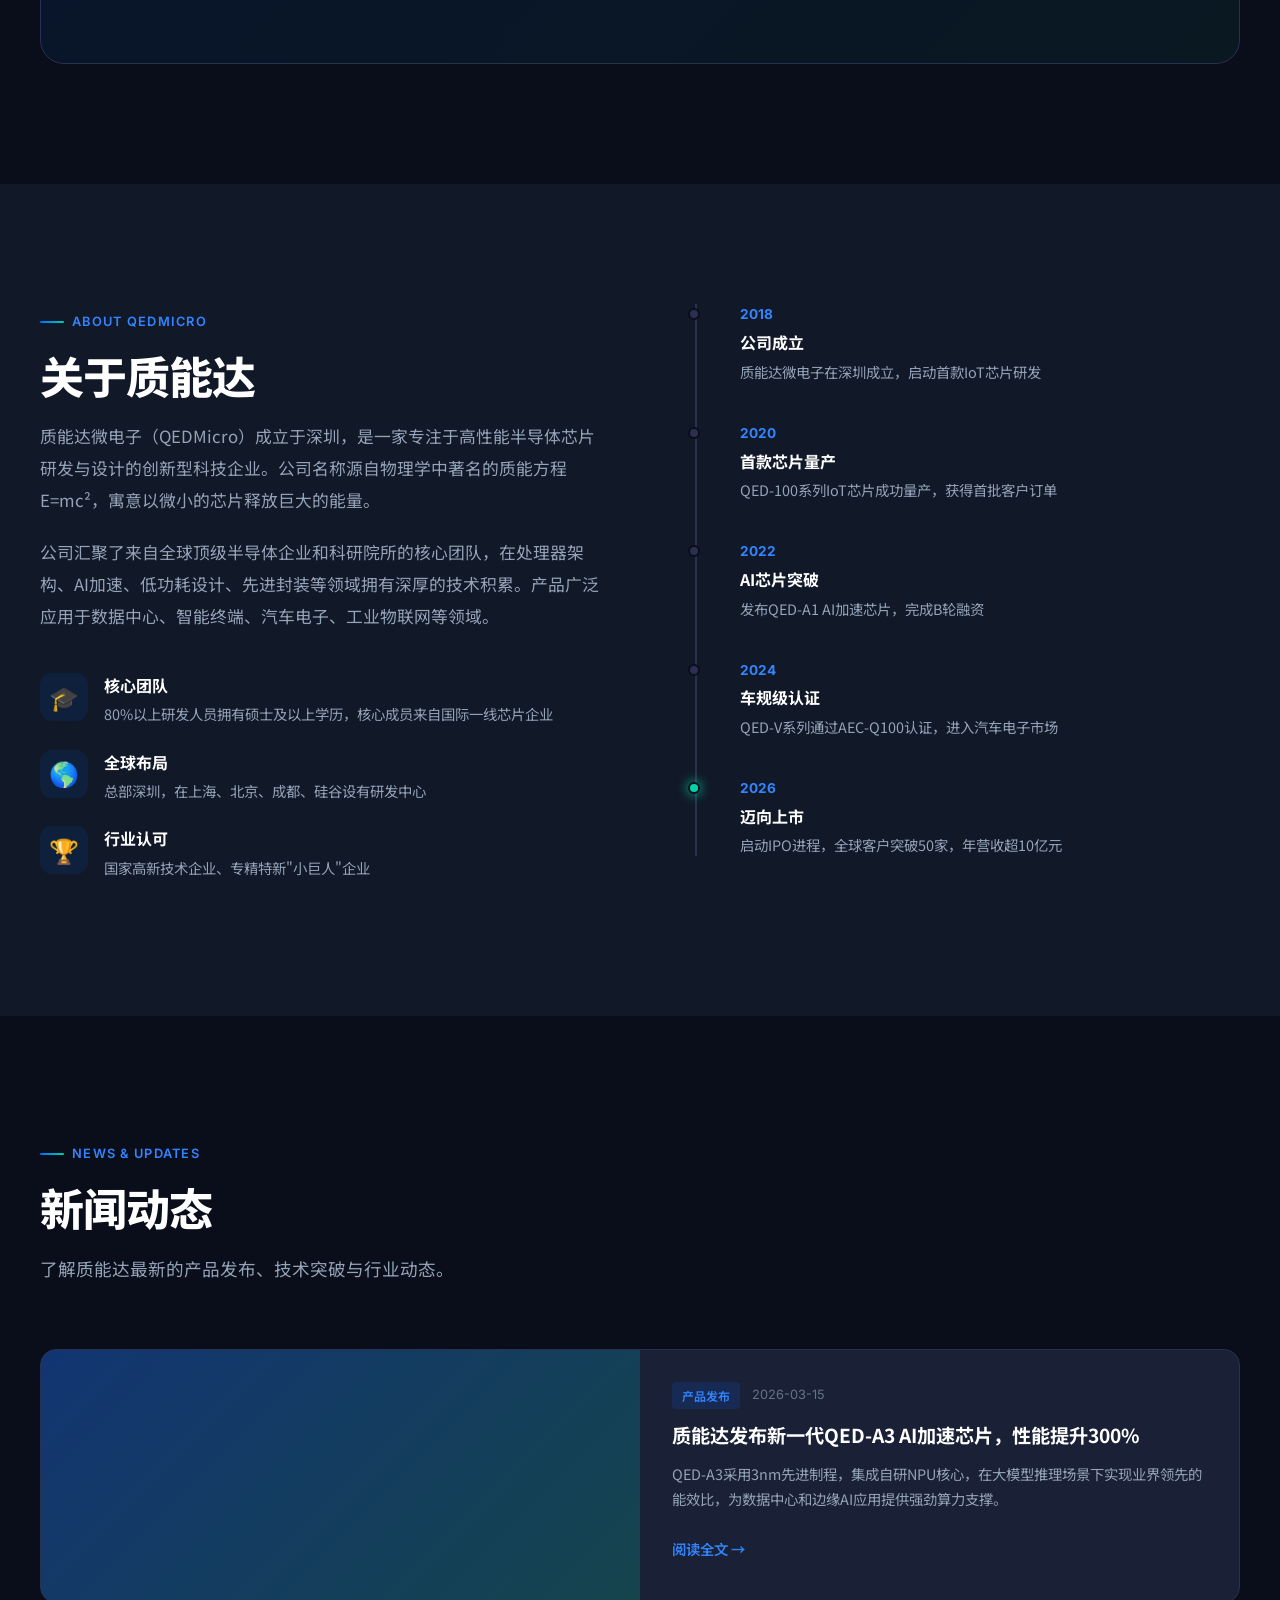
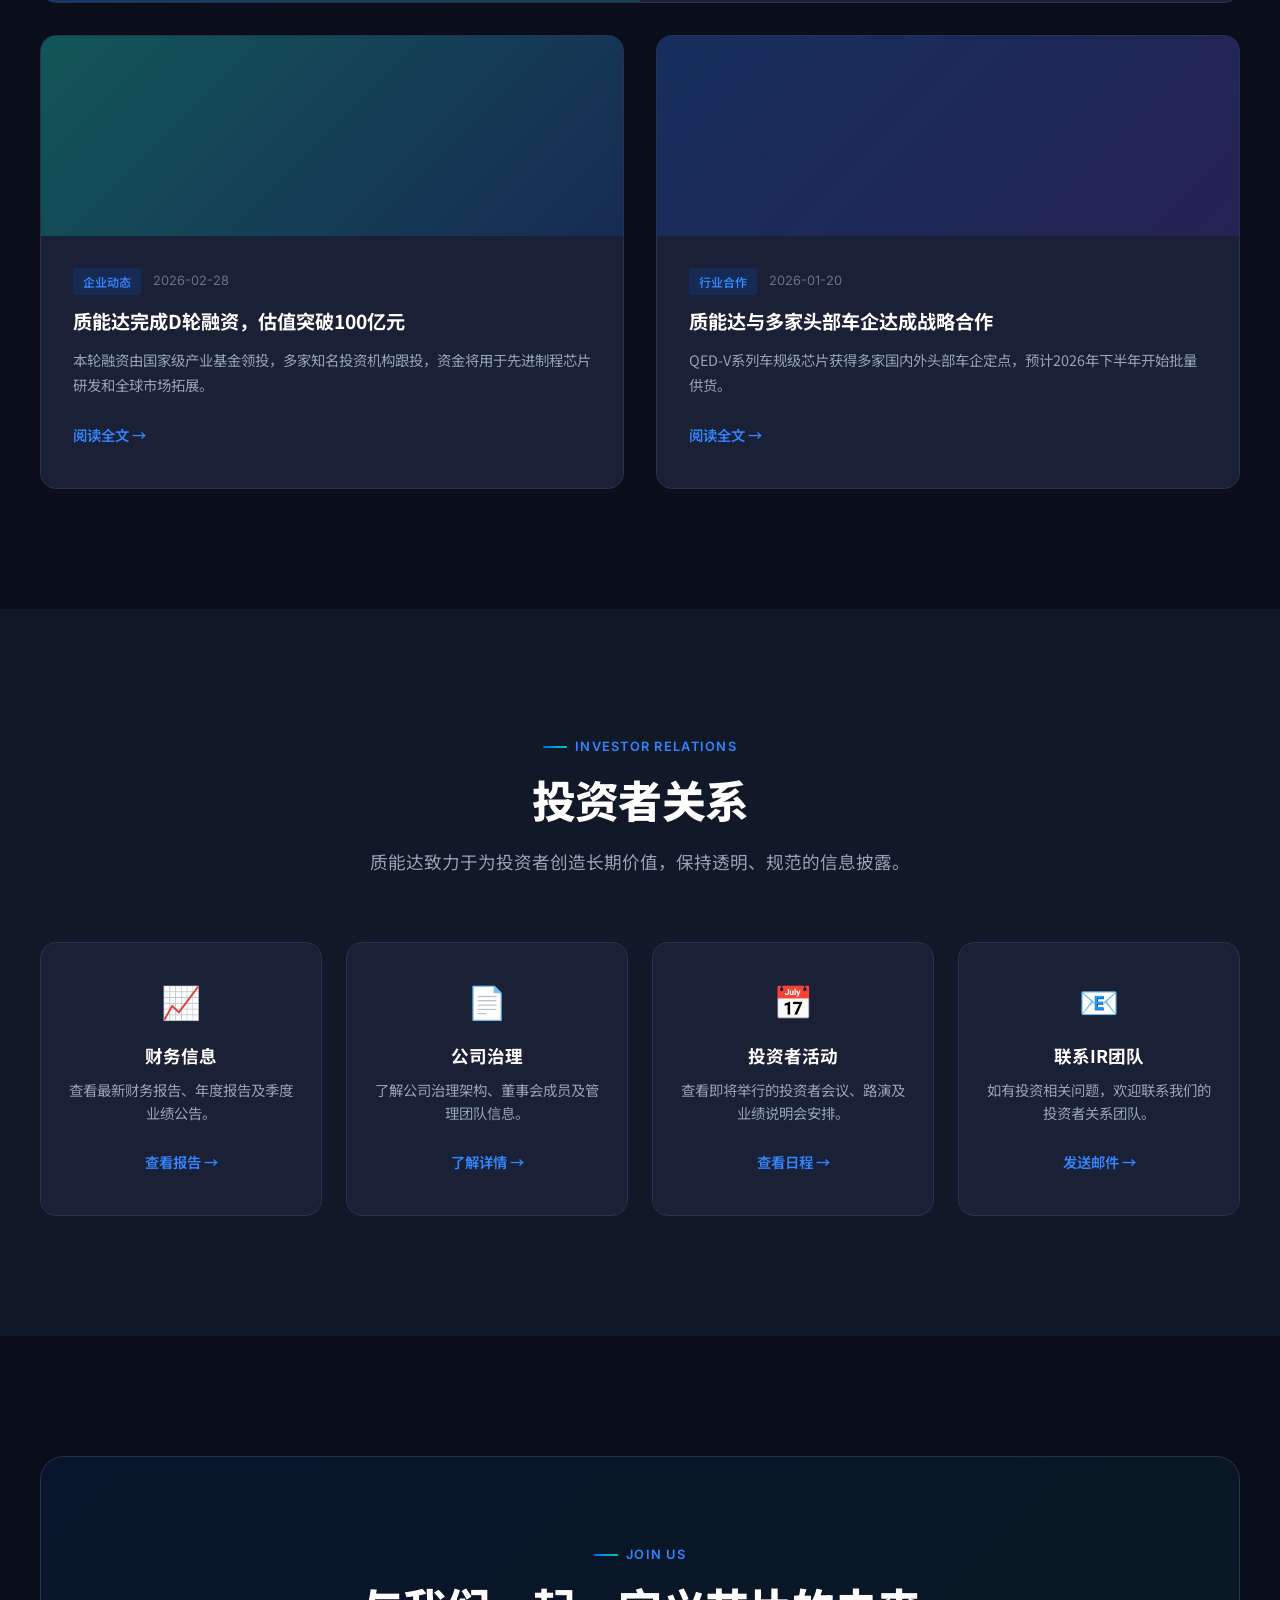
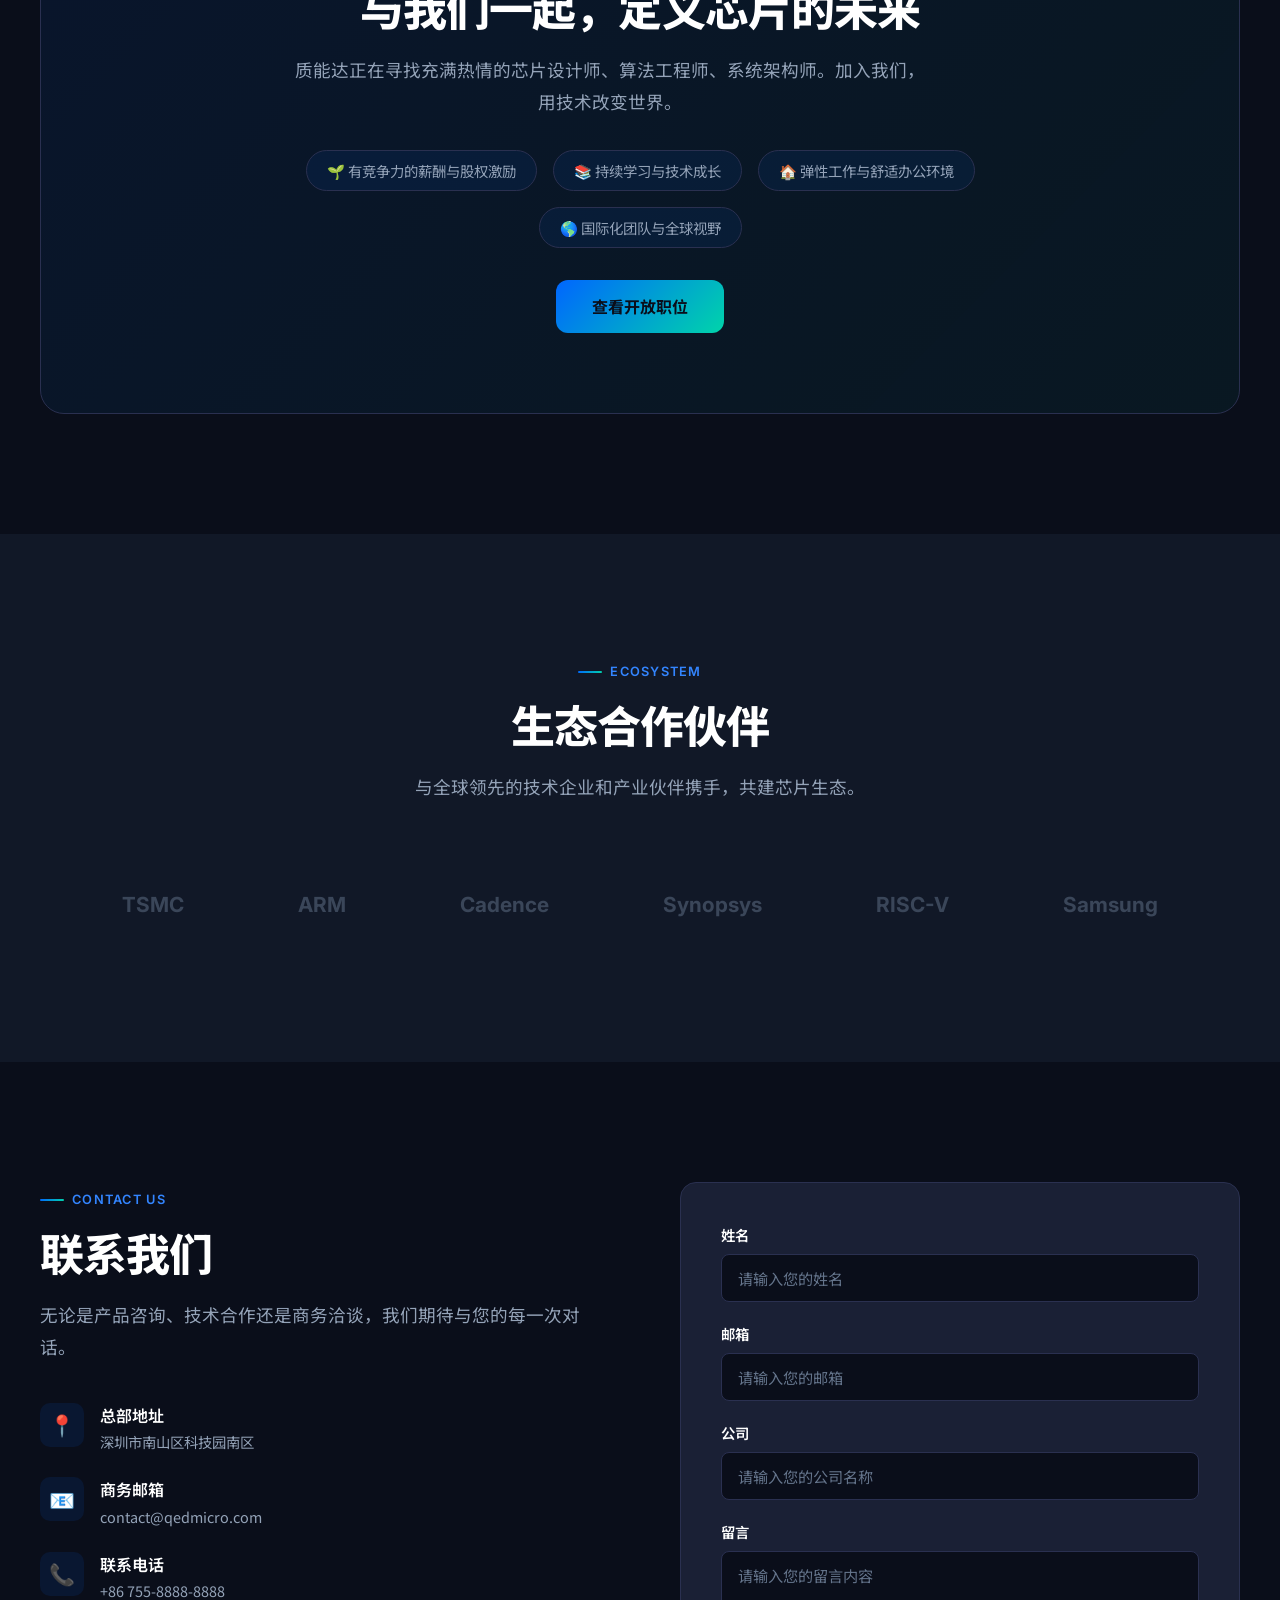
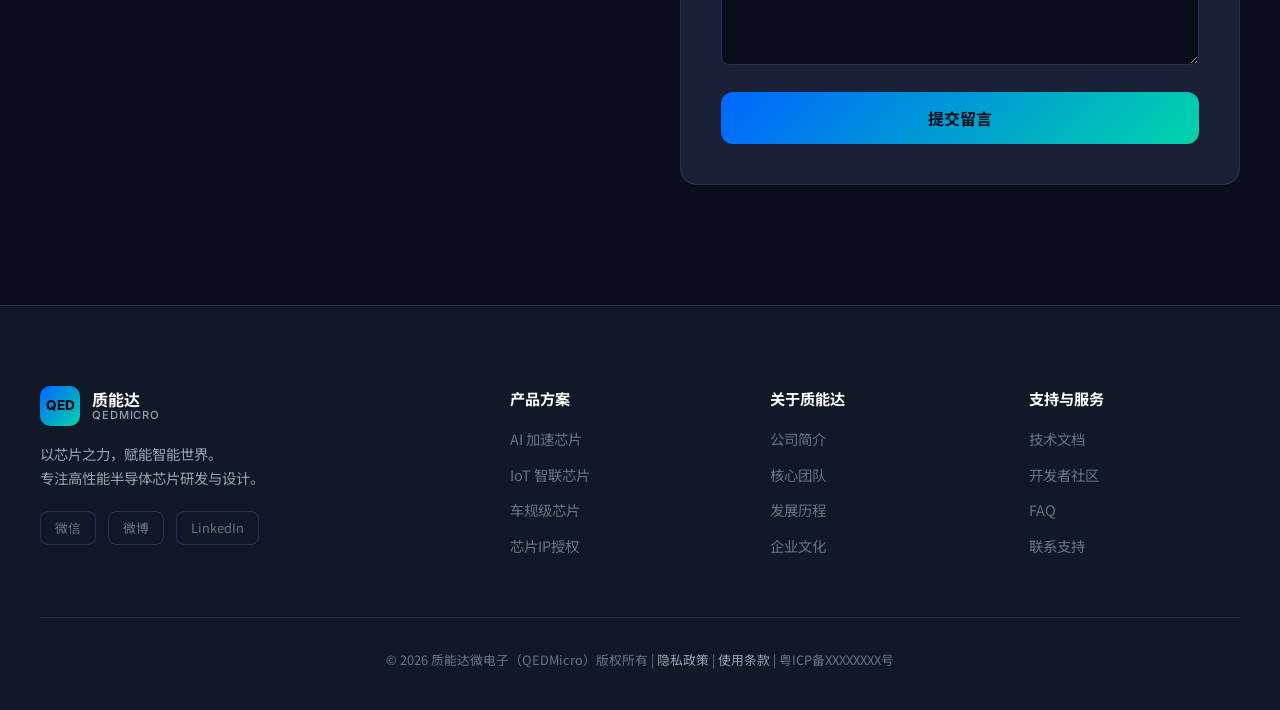
<file: qed3/index.html>
<!DOCTYPE html>
<html lang="zh-CN">
<head>
    <meta charset="UTF-8">
    <meta name="viewport" content="width=device-width, initial-scale=1.0">
    <title>质能达微电子 | QEDMicro - 高性能芯片解决方案</title>
    <meta name="description" content="质能达微电子（QEDMicro）专注于高性能半导体芯片的研发与设计，为全球客户提供领先的芯片解决方案。推动AI、IoT、汽车电子领域的技术创新。">
    <meta name="keywords" content="质能达,QEDMicro,半导体,芯片,AI芯片,IoT,汽车电子,高性能计算">
    <meta property="og:title" content="质能达微电子 | QEDMicro">
    <meta property="og:description" content="专注高性能半导体芯片研发，赋能AI与万物互联时代">
    <meta property="og:type" content="website">
    <link rel="preconnect" href="https://fonts.googleapis.com">
    <link rel="preconnect" href="https://fonts.gstatic.com" crossorigin>
    <link href="https://fonts.googleapis.com/css2?family=Inter:wght@300;400;500;600;700;800;900&family=Noto+Sans+SC:wght@300;400;500;600;700;900&display=swap" rel="stylesheet">
    <style>
        *, *::before, *::after { margin: 0; padding: 0; box-sizing: border-box; }
        :root {
            --primary: #0066FF;
            --primary-dark: #0052CC;
            --primary-light: #3385FF;
            --accent: #00D4AA;
            --accent-glow: #00FFD0;
            --dark-bg: #0A0E1A;
            --dark-surface: #111827;
            --dark-card: #1A2035;
            --dark-border: #2A3050;
            --text-primary: #FFFFFF;
            --text-secondary: #94A3B8;
            --text-muted: #64748B;
            --gradient-hero: linear-gradient(135deg, #0A0E1A 0%, #0F1629 40%, #131B3A 100%);
            --gradient-accent: linear-gradient(135deg, #0066FF, #00D4AA);
            --gradient-card: linear-gradient(135deg, rgba(0,102,255,0.08), rgba(0,212,170,0.05));
            --font-en: 'Inter', sans-serif;
            --font-cn: 'Noto Sans SC', 'Inter', sans-serif;
            --radius: 16px;
            --radius-sm: 8px;
            --radius-lg: 24px;
            --shadow-glow: 0 0 60px rgba(0,102,255,0.15);
            --transition: all 0.3s cubic-bezier(0.4, 0, 0.2, 1);
        }
        html { scroll-behavior: smooth; font-size: 16px; }
        body {
            font-family: var(--font-cn);
            background: var(--dark-bg);
            color: var(--text-primary);
            line-height: 1.6;
            overflow-x: hidden;
            -webkit-font-smoothing: antialiased;
        }
        a { text-decoration: none; color: inherit; transition: var(--transition); }
        img { max-width: 100%; display: block; }
        button { cursor: pointer; border: none; outline: none; font-family: inherit; }
        .container { max-width: 1280px; margin: 0 auto; padding: 0 40px; }

        /* ===== Navigation ===== */
        .nav {
            position: fixed; top: 0; left: 0; right: 0; z-index: 1000;
            padding: 0 40px; transition: var(--transition);
            backdrop-filter: blur(20px); -webkit-backdrop-filter: blur(20px);
            background: rgba(10, 14, 26, 0.85);
            border-bottom: 1px solid transparent;
        }
        .nav.scrolled { border-bottom-color: var(--dark-border); background: rgba(10, 14, 26, 0.95); }
        .nav-inner {
            max-width: 1280px; margin: 0 auto;
            display: flex; align-items: center; justify-content: space-between; height: 72px;
        }
        .nav-logo { display: flex; align-items: center; gap: 12px; font-weight: 700; font-size: 1.25rem; }
        .nav-logo-icon {
            width: 40px; height: 40px; background: var(--gradient-accent);
            border-radius: 10px; display: flex; align-items: center; justify-content: center;
            font-family: var(--font-en); font-weight: 800; font-size: 0.85rem;
            color: var(--dark-bg);
        }
        .nav-logo-text { display: flex; flex-direction: column; line-height: 1.2; }
        .nav-logo-text .cn { font-size: 1rem; font-weight: 700; }
        .nav-logo-text .en { font-size: 0.7rem; font-weight: 500; color: var(--text-secondary); font-family: var(--font-en); letter-spacing: 0.08em; text-transform: uppercase; }
        .nav-links { display: flex; align-items: center; gap: 32px; list-style: none; }
        .nav-links a { font-size: 0.9rem; font-weight: 500; color: var(--text-secondary); position: relative; padding: 4px 0; }
        .nav-links a:hover { color: var(--text-primary); }
        .nav-links a::after { content: ''; position: absolute; bottom: -2px; left: 0; width: 0; height: 2px; background: var(--gradient-accent); border-radius: 1px; transition: width 0.3s ease; }
        .nav-links a:hover::after { width: 100%; }
        .nav-cta { display: flex; align-items: center; gap: 12px; }
        .btn { display: inline-flex; align-items: center; gap: 8px; padding: 10px 24px; border-radius: var(--radius-sm); font-size: 0.9rem; font-weight: 600; transition: var(--transition); }
        .btn-outline { border: 1px solid var(--dark-border); color: var(--text-secondary); background: transparent; }
        .btn-outline:hover { border-color: var(--primary); color: var(--text-primary); background: rgba(0,102,255,0.08); }
        .btn-primary { background: var(--gradient-accent); color: var(--dark-bg); font-weight: 700; }
        .btn-primary:hover { transform: translateY(-1px); box-shadow: 0 4px 20px rgba(0,102,255,0.3); }
        .btn-lg { padding: 14px 36px; font-size: 1rem; border-radius: 12px; }
        .btn-ghost { background: transparent; color: var(--primary-light); padding: 10px 0; font-size: 0.9rem; font-weight: 600; }
        .btn-ghost:hover { color: var(--accent); }
        .nav-mobile-toggle { display: none; background: none; color: var(--text-primary); font-size: 1.5rem; padding: 8px; }

        /* ===== Hero ===== */
        .hero {
            position: relative; min-height: 100vh; display: flex; align-items: center;
            background: var(--gradient-hero); overflow: hidden; padding-top: 72px;
        }
        .hero-bg-grid {
            position: absolute; inset: 0;
            background-image: linear-gradient(rgba(0,102,255,0.03) 1px, transparent 1px), linear-gradient(90deg, rgba(0,102,255,0.03) 1px, transparent 1px);
            background-size: 60px 60px;
            mask-image: radial-gradient(ellipse 80% 60% at 50% 40%, black 30%, transparent 70%);
            -webkit-mask-image: radial-gradient(ellipse 80% 60% at 50% 40%, black 30%, transparent 70%);
        }
        .hero-glow { position: absolute; width: 800px; height: 800px; border-radius: 50%; filter: blur(120px); opacity: 0.15; pointer-events: none; }
        .hero-glow-1 { top: -200px; right: -100px; background: var(--primary); }
        .hero-glow-2 { bottom: -300px; left: -200px; background: var(--accent); opacity: 0.08; }
        .hero-content { position: relative; z-index: 2; display: grid; grid-template-columns: 1fr 1fr; gap: 80px; align-items: center; padding: 80px 0; }
        .hero-text { max-width: 600px; }
        .hero-badge { display: inline-flex; align-items: center; gap: 8px; padding: 6px 16px; background: rgba(0,102,255,0.1); border: 1px solid rgba(0,102,255,0.2); border-radius: 100px; font-size: 0.8rem; font-weight: 500; color: var(--primary-light); margin-bottom: 28px; }
        .hero-badge-dot { width: 6px; height: 6px; background: var(--accent); border-radius: 50%; animation: pulse 2s infinite; }
        @keyframes pulse { 0%, 100% { opacity: 1; } 50% { opacity: 0.4; } }
        .hero h1 { font-size: 3.5rem; font-weight: 800; line-height: 1.15; letter-spacing: -0.02em; margin-bottom: 24px; }
        .hero h1 .gradient-text { background: var(--gradient-accent); -webkit-background-clip: text; -webkit-text-fill-color: transparent; background-clip: text; }
        .hero-desc { font-size: 1.15rem; color: var(--text-secondary); line-height: 1.8; margin-bottom: 40px; max-width: 520px; }
        .hero-actions { display: flex; gap: 16px; align-items: center; margin-bottom: 60px; }
        .hero-stats { display: grid; grid-template-columns: repeat(3, 1fr); gap: 32px; }
        .hero-stat { border-left: 2px solid var(--dark-border); padding-left: 20px; }
        .hero-stat-value { font-family: var(--font-en); font-size: 2rem; font-weight: 800; background: var(--gradient-accent); -webkit-background-clip: text; -webkit-text-fill-color: transparent; background-clip: text; line-height: 1.2; }
        .hero-stat-label { font-size: 0.85rem; color: var(--text-muted); margin-top: 4px; }

        /* Hero Visual */
        .hero-visual { position: relative; display: flex; align-items: center; justify-content: center; }
        .chip-container { position: relative; width: 480px; height: 480px; }
        .chip-core {
            position: absolute; top: 50%; left: 50%; transform: translate(-50%, -50%);
            width: 200px; height: 200px; background: linear-gradient(135deg, #1a2a4a, #0d1a35);
            border: 2px solid var(--primary); border-radius: 20px;
            display: flex; align-items: center; justify-content: center;
            box-shadow: 0 0 40px rgba(0,102,255,0.2), inset 0 0 40px rgba(0,102,255,0.05); z-index: 3;
        }
        .chip-core-inner {
            width: 120px; height: 120px; background: linear-gradient(135deg, var(--primary), var(--accent));
            border-radius: 12px; display: flex; align-items: center; justify-content: center;
            font-family: var(--font-en); font-weight: 800; font-size: 1.2rem; color: var(--dark-bg);
            box-shadow: 0 0 30px rgba(0,212,170,0.3);
        }
        .chip-orbit {
            position: absolute; top: 50%; left: 50%; transform: translate(-50%, -50%);
            border: 1px solid rgba(0,102,255,0.1); border-radius: 50%; z-index: 1;
        }
        .chip-orbit-1 { width: 300px; height: 300px; }
        .chip-orbit-2 { width: 400px; height: 400px; border-color: rgba(0,212,170,0.06); }
        .chip-orbit-3 { width: 480px; height: 480px; border-color: rgba(0,102,255,0.04); }
        .orbit-dot {
            position: absolute; width: 8px; height: 8px; background: var(--primary);
            border-radius: 50%; box-shadow: 0 0 10px var(--primary);
            top: 50%; left: 0; animation: orbitAnim 12s linear infinite;
        }
        .orbit-dot-2 { background: var(--accent); box-shadow: 0 0 10px var(--accent); animation: orbitAnim 18s linear infinite reverse; }
        @keyframes orbitAnim { from { transform: rotate(0deg) translateX(150px) rotate(0deg); } to { transform: rotate(360deg) translateX(150px) rotate(-360deg); } }

        /* Section Common */
        .section { padding: 120px 0; position: relative; }
        .section-alt { background: var(--dark-surface); }
        .section-label {
            display: inline-flex; align-items: center; gap: 8px;
            font-size: 0.8rem; font-weight: 600; color: var(--primary-light);
            text-transform: uppercase; letter-spacing: 0.1em; margin-bottom: 16px; font-family: var(--font-en);
        }
        .section-label::before { content: ''; width: 24px; height: 2px; background: var(--gradient-accent); border-radius: 1px; }
        .section-title { font-size: 2.75rem; font-weight: 800; line-height: 1.2; letter-spacing: -0.02em; margin-bottom: 20px; }
        .section-desc { font-size: 1.1rem; color: var(--text-secondary); max-width: 640px; line-height: 1.8; }
        .section-header { margin-bottom: 64px; }
        .section-header.center { text-align: center; }
        .section-header.center .section-desc { margin: 0 auto; }

        /* Products */
        .products-grid { display: grid; grid-template-columns: repeat(3, 1fr); gap: 32px; }
        .product-card {
            background: var(--dark-card); border: 1px solid var(--dark-border); border-radius: var(--radius);
            padding: 40px 32px; transition: var(--transition); position: relative; overflow: hidden;
        }
        .product-card:hover { transform: translateY(-4px); border-color: rgba(0,102,255,0.3); box-shadow: var(--shadow-glow); }
        .product-card.featured { border-color: rgba(0,102,255,0.4); background: var(--gradient-card); }
        .product-badge {
            position: absolute; top: 16px; right: 16px; padding: 4px 12px;
            background: var(--gradient-accent); border-radius: 100px;
            font-size: 0.75rem; font-weight: 700; color: var(--dark-bg);
        }
        .product-icon { margin-bottom: 24px; }
        .product-title { font-size: 1.35rem; font-weight: 700; margin-bottom: 12px; }
        .product-desc { font-size: 0.95rem; color: var(--text-secondary); line-height: 1.7; margin-bottom: 20px; }
        .product-features { list-style: none; margin-bottom: 24px; }
        .product-features li {
            font-size: 0.85rem; color: var(--text-muted); padding: 6px 0; padding-left: 20px;
            position: relative;
        }
        .product-features li::before { content: ''; position: absolute; left: 0; top: 50%; transform: translateY(-50%); width: 6px; height: 6px; background: var(--accent); border-radius: 50%; }

        /* Technology */
        .tech-grid { display: grid; grid-template-columns: repeat(3, 1fr); gap: 32px; }
        .tech-item {
            padding: 40px 32px; border-radius: var(--radius); border: 1px solid transparent;
            transition: var(--transition);
        }
        .tech-item:hover { background: rgba(0,102,255,0.04); border-color: var(--dark-border); }
        .tech-number {
            font-family: var(--font-en); font-size: 3rem; font-weight: 800;
            background: var(--gradient-accent); -webkit-background-clip: text; -webkit-text-fill-color: transparent;
            background-clip: text; opacity: 0.3; line-height: 1; margin-bottom: 16px;
        }
        .tech-title { font-size: 1.2rem; font-weight: 700; margin-bottom: 12px; }
        .tech-desc { font-size: 0.95rem; color: var(--text-secondary); line-height: 1.7; }

        /* Metrics */
        .metrics-banner {
            display: flex; align-items: center; justify-content: center; gap: 60px;
            padding: 80px 60px; background: var(--gradient-card);
            border: 1px solid var(--dark-border); border-radius: var(--radius-lg);
        }
        .metrics-item { text-align: center; }
        .metrics-value {
            font-family: var(--font-en); font-size: 4rem; font-weight: 900;
            background: var(--gradient-accent); -webkit-background-clip: text; -webkit-text-fill-color: transparent;
            background-clip: text; line-height: 1; display: inline;
        }
        .metrics-suffix {
            font-family: var(--font-en); font-size: 1.5rem; font-weight: 700;
            background: var(--gradient-accent); -webkit-background-clip: text; -webkit-text-fill-color: transparent;
            background-clip: text; display: inline;
        }
        .metrics-label { font-size: 1rem; color: var(--text-secondary); margin-top: 8px; }
        .metrics-divider { width: 1px; height: 60px; background: var(--dark-border); }

        /* About */
        .about-grid { display: grid; grid-template-columns: 1fr 1fr; gap: 80px; align-items: start; }
        .about-text { font-size: 1.05rem; color: var(--text-secondary); line-height: 1.9; margin-bottom: 20px; }
        .about-highlights { margin-top: 40px; display: flex; flex-direction: column; gap: 24px; }
        .about-highlight { display: flex; gap: 16px; align-items: flex-start; }
        .about-highlight-icon { font-size: 1.5rem; flex-shrink: 0; width: 48px; height: 48px; display: flex; align-items: center; justify-content: center; background: rgba(0,102,255,0.1); border-radius: 12px; }
        .about-highlight-title { font-weight: 700; margin-bottom: 4px; }
        .about-highlight-desc { font-size: 0.9rem; color: var(--text-secondary); line-height: 1.6; }

        /* Timeline */
        .about-timeline { position: relative; padding-left: 40px; }
        .about-timeline::before { content: ''; position: absolute; left: 15px; top: 0; bottom: 0; width: 2px; background: var(--dark-border); }
        .timeline-item { position: relative; margin-bottom: 40px; padding-left: 20px; }
        .timeline-item::before {
            content: ''; position: absolute; left: -32px; top: 4px;
            width: 12px; height: 12px; border-radius: 50%;
            background: var(--dark-border); border: 2px solid var(--dark-bg);
        }
        .timeline-item.active::before { background: var(--accent); box-shadow: 0 0 12px var(--accent); }
        .timeline-year { font-family: var(--font-en); font-size: 0.85rem; font-weight: 700; color: var(--primary-light); margin-bottom: 4px; }
        .timeline-title { font-weight: 700; margin-bottom: 4px; }
        .timeline-desc { font-size: 0.9rem; color: var(--text-secondary); line-height: 1.6; }

        /* News */
        .news-grid { display: grid; grid-template-columns: 1fr 1fr; gap: 32px; }
        .news-card {
            background: var(--dark-card); border: 1px solid var(--dark-border); border-radius: var(--radius);
            overflow: hidden; transition: var(--transition);
        }
        .news-card:hover { transform: translateY(-4px); border-color: rgba(0,102,255,0.3); }
        .news-featured { grid-column: 1 / -1; display: grid; grid-template-columns: 1fr 1fr; }
        .news-image { min-height: 200px; }
        .news-content { padding: 32px; }
        .news-meta { display: flex; align-items: center; gap: 12px; margin-bottom: 12px; }
        .news-tag { padding: 4px 10px; background: rgba(0,102,255,0.15); border-radius: 4px; font-size: 0.75rem; font-weight: 600; color: var(--primary-light); }
        .news-date { font-size: 0.8rem; color: var(--text-muted); font-family: var(--font-en); }
        .news-title { font-size: 1.2rem; font-weight: 700; margin-bottom: 12px; line-height: 1.5; }
        .news-excerpt { font-size: 0.9rem; color: var(--text-secondary); line-height: 1.7; margin-bottom: 16px; }

        /* Investors */
        .investor-grid { display: grid; grid-template-columns: repeat(4, 1fr); gap: 24px; }
        .investor-card {
            background: var(--dark-card); border: 1px solid var(--dark-border); border-radius: var(--radius);
            padding: 32px 24px; text-align: center; transition: var(--transition);
        }
        .investor-card:hover { border-color: rgba(0,102,255,0.3); transform: translateY(-2px); }
        .investor-icon { font-size: 2rem; margin-bottom: 16px; }
        .investor-card h3 { font-size: 1.1rem; font-weight: 700; margin-bottom: 8px; }
        .investor-card p { font-size: 0.9rem; color: var(--text-secondary); line-height: 1.6; margin-bottom: 16px; }

        /* Careers */
        .careers-banner {
            background: var(--gradient-card); border: 1px solid var(--dark-border);
            border-radius: var(--radius-lg); padding: 80px 60px; text-align: center;
        }
        .careers-content { max-width: 700px; margin: 0 auto; }
        .careers-perks { display: flex; flex-wrap: wrap; justify-content: center; gap: 16px; margin: 32px 0; }
        .perk {
            padding: 8px 20px; background: rgba(0,102,255,0.08); border: 1px solid var(--dark-border);
            border-radius: 100px; font-size: 0.9rem; color: var(--text-secondary);
        }

        /* Partners */
        .partners-logos { display: flex; justify-content: center; align-items: center; gap: 48px; flex-wrap: wrap; }
        .partner-logo {
            font-family: var(--font-en); font-size: 1.3rem; font-weight: 700;
            color: var(--text-muted); opacity: 0.5; transition: var(--transition);
            padding: 20px 32px; border: 1px solid transparent; border-radius: var(--radius-sm);
        }
        .partner-logo:hover { opacity: 1; color: var(--text-primary); border-color: var(--dark-border); }

        /* Contact */
        .contact-grid { display: grid; grid-template-columns: 1fr 1fr; gap: 80px; align-items: start; }
        .contact-details { margin-top: 40px; display: flex; flex-direction: column; gap: 24px; }
        .contact-item { display: flex; gap: 16px; align-items: flex-start; }
        .contact-item-icon { font-size: 1.3rem; flex-shrink: 0; width: 44px; height: 44px; display: flex; align-items: center; justify-content: center; background: rgba(0,102,255,0.1); border-radius: 10px; }
        .contact-item-title { font-weight: 600; margin-bottom: 2px; }
        .contact-item-text { font-size: 0.9rem; color: var(--text-secondary); }
        .contact-form-wrapper {
            background: var(--dark-card); border: 1px solid var(--dark-border);
            border-radius: var(--radius); padding: 40px;
        }
        .form-group { margin-bottom: 20px; }
        .form-group label { display: block; font-size: 0.9rem; font-weight: 600; margin-bottom: 8px; }
        .form-group input, .form-group textarea {
            width: 100%; padding: 12px 16px; background: var(--dark-bg); border: 1px solid var(--dark-border);
            border-radius: var(--radius-sm); color: var(--text-primary); font-family: inherit; font-size: 0.95rem;
            transition: var(--transition);
        }
        .form-group input:focus, .form-group textarea:focus { outline: none; border-color: var(--primary); box-shadow: 0 0 0 3px rgba(0,102,255,0.1); }
        .form-group input::placeholder, .form-group textarea::placeholder { color: var(--text-muted); }

        /* Footer */
        .footer { padding: 80px 0 40px; background: var(--dark-surface); border-top: 1px solid var(--dark-border); }
        .footer-grid { display: grid; grid-template-columns: 2fr 1fr 1fr 1fr; gap: 48px; margin-bottom: 48px; }
        .footer-desc { font-size: 0.9rem; color: var(--text-secondary); line-height: 1.7; margin-top: 16px; }
        .footer-social { display: flex; gap: 12px; margin-top: 20px; }
        .social-link {
            padding: 6px 14px; border: 1px solid var(--dark-border); border-radius: var(--radius-sm);
            font-size: 0.8rem; color: var(--text-muted); transition: var(--transition);
        }
        .social-link:hover { border-color: var(--primary); color: var(--text-primary); }
        .footer-links-group h4 { font-size: 0.95rem; font-weight: 700; margin-bottom: 16px; }
        .footer-links-group ul { list-style: none; }
        .footer-links-group li { margin-bottom: 10px; }
        .footer-links-group a { font-size: 0.9rem; color: var(--text-muted); }
        .footer-links-group a:hover { color: var(--text-primary); }
        .footer-bottom { padding-top: 32px; border-top: 1px solid var(--dark-border); text-align: center; }
        .footer-bottom p { font-size: 0.8rem; color: var(--text-muted); }
        .footer-bottom a { color: var(--text-secondary); }
        .footer-bottom a:hover { color: var(--text-primary); }

        /* Animations */
        .fade-in { opacity: 0; transform: translateY(30px); transition: opacity 0.6s ease, transform 0.6s ease; }
        .fade-in.visible { opacity: 1; transform: translateY(0); }

        /* Responsive */
        @media (max-width: 1024px) {
            .hero-content { grid-template-columns: 1fr; gap: 40px; }
            .hero-visual { display: none; }
            .products-grid { grid-template-columns: 1fr; }
            .tech-grid { grid-template-columns: repeat(2, 1fr); }
            .about-grid { grid-template-columns: 1fr; }
            .news-featured { grid-template-columns: 1fr; }
            .investor-grid { grid-template-columns: repeat(2, 1fr); }
            .contact-grid { grid-template-columns: 1fr; }
            .footer-grid { grid-template-columns: repeat(2, 1fr); }
        }
        @media (max-width: 768px) {
            .container { padding: 0 20px; }
            .nav { padding: 0 20px; }
            .nav-links, .nav-cta { display: none; }
            .nav-mobile-toggle { display: block; }
            .hero h1 { font-size: 2.2rem; }
            .hero-stats { grid-template-columns: repeat(3, 1fr); gap: 16px; }
            .hero-stat-value { font-size: 1.5rem; }
            .section { padding: 80px 0; }
            .section-title { font-size: 2rem; }
            .tech-grid { grid-template-columns: 1fr; }
            .metrics-banner { flex-direction: column; gap: 32px; padding: 40px 24px; }
            .metrics-divider { width: 60px; height: 1px; }
            .metrics-value { font-size: 3rem; }
            .news-grid { grid-template-columns: 1fr; }
            .investor-grid { grid-template-columns: 1fr; }
            .careers-banner { padding: 40px 24px; }
            .footer-grid { grid-template-columns: 1fr; }
        }

        /* Mobile Nav */
        .nav-mobile-menu {
            display: none; position: fixed; top: 72px; left: 0; right: 0; bottom: 0;
            background: rgba(10,14,26,0.98); backdrop-filter: blur(20px); z-index: 999;
            padding: 40px; flex-direction: column; gap: 24px;
        }
        .nav-mobile-menu.open { display: flex; }
        .nav-mobile-menu a {
            font-size: 1.2rem; font-weight: 600; color: var(--text-secondary);
            padding: 12px 0; border-bottom: 1px solid var(--dark-border);
        }
        .nav-mobile-menu a:hover { color: var(--text-primary); }
</style>
</head>
<body>
    <!-- Navigation -->
    <nav class="nav" id="nav" role="navigation" aria-label="主导航">
        <div class="nav-inner">
            <a href="#" class="nav-logo" aria-label="质能达微电子首页">
                <div class="nav-logo-icon">QED</div>
                <div class="nav-logo-text">
                    <span class="cn">质能达</span>
                    <span class="en">QEDMicro</span>
                </div>
            </a>
            <ul class="nav-links" role="menubar">
                <li role="none"><a href="#products" role="menuitem">产品方案</a></li>
                <li role="none"><a href="#technology" role="menuitem">核心技术</a></li>
                <li role="none"><a href="#about" role="menuitem">关于我们</a></li>
                <li role="none"><a href="#news" role="menuitem">新闻动态</a></li>
                <li role="none"><a href="#investors" role="menuitem">投资者关系</a></li>
                <li role="none"><a href="#careers" role="menuitem">加入我们</a></li>
            </ul>
            <div class="nav-cta">
                <a href="#contact" class="btn btn-outline">联系我们</a>
                <a href="#" class="btn btn-primary">技术文档</a>
            </div>
            <button class="nav-mobile-toggle" aria-label="打开菜单" id="mobileToggle">&#9776;</button>
        </div>
    </nav>

    <!-- Hero Section -->
    <section class="hero" id="hero">
        <div class="hero-bg-grid"></div>
        <div class="hero-glow hero-glow-1"></div>
        <div class="hero-glow hero-glow-2"></div>
        <div class="container">
            <div class="hero-content">
                <div class="hero-text">
                    <div class="hero-badge">
                        <span class="hero-badge-dot"></span>
                        面向未来的芯片架构
                    </div>
                    <h1>以芯片之力<br><span class="gradient-text">赋能智能世界</span></h1>
                    <p class="hero-desc">质能达微电子专注于高性能半导体芯片的研发与设计，覆盖AI加速、物联网、汽车电子三大核心赛道，为全球客户提供从芯片IP到完整解决方案的一站式服务。</p>
                    <div class="hero-actions">
                        <a href="#products" class="btn btn-primary btn-lg">探索产品方案</a>
                        <a href="#technology" class="btn btn-ghost">了解核心技术 &rarr;</a>
                    </div>
                    <div class="hero-stats">
                        <div class="hero-stat">
                            <div class="hero-stat-value" data-target="150">0+</div>
                            <div class="hero-stat-label">核心专利</div>
                        </div>
                        <div class="hero-stat">
                            <div class="hero-stat-value" data-target="50">0+</div>
                            <div class="hero-stat-label">全球客户</div>
                        </div>
                        <div class="hero-stat">
                            <div class="hero-stat-value" data-target="3">0nm</div>
                            <div class="hero-stat-label">先进制程</div>
                        </div>
                    </div>
                </div>
                <div class="hero-visual">
                    <div class="chip-container">
                        <div class="chip-orbit chip-orbit-3"></div>
                        <div class="chip-orbit chip-orbit-2"></div>
                        <div class="chip-orbit chip-orbit-1">
                            <div class="orbit-dot"></div>
                        </div>
                        <div class="chip-core">
                            <div class="chip-core-inner">QED</div>
                        </div>
                        <div class="chip-orbit chip-orbit-2">
                            <div class="orbit-dot orbit-dot-2"></div>
                        </div>
                    </div>
                </div>
            </div>
        </div>
    </section>

    <!-- Products Section -->
    <section class="section" id="products">
        <div class="container">
            <div class="section-header">
                <div class="section-label">Products &amp; Solutions</div>
                <h2 class="section-title">三大核心产品线</h2>
                <p class="section-desc">覆盖AI加速、物联网、汽车电子三大高增长赛道，提供从芯片IP到系统级解决方案的全栈能力。</p>
            </div>
            <div class="products-grid">
                <div class="product-card">
                    <div class="product-icon">
                        <svg width="48" height="48" viewBox="0 0 48 48" fill="none" aria-hidden="true">
                            <rect width="48" height="48" rx="12" fill="url(#grad1)" fill-opacity="0.15"/>
                            <path d="M16 24h16M24 16v16M18 18l12 12M30 18L18 30" stroke="url(#grad1)" stroke-width="2" stroke-linecap="round"/>
                            <defs><linearGradient id="grad1" x1="0" y1="0" x2="48" y2="48"><stop stop-color="#0066FF"/><stop offset="1" stop-color="#00D4AA"/></linearGradient></defs>
                        </svg>
                    </div>
                    <h3 class="product-title">AI 加速芯片</h3>
                    <p class="product-desc">面向数据中心和边缘计算的高性能AI推理与训练芯片，支持主流深度学习框架，提供卓越的算力能效比。</p>
                    <ul class="product-features">
                        <li>INT8/FP16 混合精度计算</li>
                        <li>片上大容量SRAM缓存</li>
                        <li>支持 ONNX / TensorRT</li>
                        <li>能效比行业领先</li>
                    </ul>
                    <a href="#" class="btn btn-ghost">了解更多 &rarr;</a>
                </div>
                <div class="product-card featured">
                    <div class="product-badge">旗舰产品</div>
                    <div class="product-icon">
                        <svg width="48" height="48" viewBox="0 0 48 48" fill="none" aria-hidden="true">
                            <rect width="48" height="48" rx="12" fill="url(#grad2)" fill-opacity="0.15"/>
                            <circle cx="24" cy="24" r="8" stroke="url(#grad2)" stroke-width="2"/>
                            <circle cx="24" cy="24" r="3" fill="url(#grad2)"/>
                            <path d="M24 12v4M24 32v4M12 24h4M32 24h4" stroke="url(#grad2)" stroke-width="2" stroke-linecap="round"/>
                            <defs><linearGradient id="grad2" x1="0" y1="0" x2="48" y2="48"><stop stop-color="#0066FF"/><stop offset="1" stop-color="#00D4AA"/></linearGradient></defs>
                        </svg>
                    </div>
                    <h3 class="product-title">IoT 智联芯片</h3>
                    <p class="product-desc">超低功耗、高集成度的物联网SoC芯片，内置安全引擎与无线连接模块，一颗芯片驱动万物互联。</p>
                    <ul class="product-features">
                        <li>超低功耗待机 &lt; 1&mu;A</li>
                        <li>集成 Wi-Fi 6 / BLE 5.3</li>
                        <li>硬件安全加密引擎</li>
                        <li>丰富外设接口</li>
                    </ul>
                    <a href="#" class="btn btn-ghost">了解更多 &rarr;</a>
                </div>
                <div class="product-card">
                    <div class="product-icon">
                        <svg width="48" height="48" viewBox="0 0 48 48" fill="none" aria-hidden="true">
                            <rect width="48" height="48" rx="12" fill="url(#grad3)" fill-opacity="0.15"/>
                            <rect x="14" y="20" width="20" height="12" rx="3" stroke="url(#grad3)" stroke-width="2"/>
                            <circle cx="20" cy="26" r="2" fill="url(#grad3)"/>
                            <circle cx="28" cy="26" r="2" fill="url(#grad3)"/>
                            <path d="M18 20v-4a6 6 0 0112 0v4" stroke="url(#grad3)" stroke-width="2" stroke-linecap="round"/>
                            <defs><linearGradient id="grad3" x1="0" y1="0" x2="48" y2="48"><stop stop-color="#0066FF"/><stop offset="1" stop-color="#00D4AA"/></linearGradient></defs>
                        </svg>
                    </div>
                    <h3 class="product-title">车规级芯片</h3>
                    <p class="product-desc">符合AEC-Q100车规认证的汽车电子芯片，覆盖智能座舱、ADAS辅助驾驶、车身控制等核心场景。</p>
                    <ul class="product-features">
                        <li>AEC-Q100 Grade 1 认证</li>
                        <li>功能安全 ASIL-B/D</li>
                        <li>-40&deg;C ~ 125&deg;C 工作温度</li>
                        <li>车载以太网支持</li>
                    </ul>
                    <a href="#" class="btn btn-ghost">了解更多 &rarr;</a>
                </div>
            </div>
        </div>
    </section>

    <!-- Technology Section -->
    <section class="section section-alt" id="technology">
        <div class="container">
            <div class="section-header center">
                <div class="section-label">Core Technology</div>
                <h2 class="section-title">技术实力驱动创新</h2>
                <p class="section-desc">深耕半导体核心技术，构建从架构设计到量产交付的全链路自主可控能力。</p>
            </div>
            <div class="tech-grid">
                <div class="tech-item">
                    <div class="tech-number">01</div>
                    <h3 class="tech-title">自研处理器架构</h3>
                    <p class="tech-desc">基于RISC-V指令集的自研高性能处理器核心，支持多核异构计算，兼顾性能与能效。</p>
                </div>
                <div class="tech-item">
                    <div class="tech-number">02</div>
                    <h3 class="tech-title">先进制程设计</h3>
                    <p class="tech-desc">掌握3nm/5nm先进制程芯片设计能力，与全球顶级晶圆代工厂深度合作，确保量产良率。</p>
                </div>
                <div class="tech-item">
                    <div class="tech-number">03</div>
                    <h3 class="tech-title">AI算法硬件化</h3>
                    <p class="tech-desc">将核心AI算法固化为专用硬件加速单元，实现10倍以上的推理性能提升与功耗降低。</p>
                </div>
                <div class="tech-item">
                    <div class="tech-number">04</div>
                    <h3 class="tech-title">Chiplet先进封装</h3>
                    <p class="tech-desc">采用Chiplet小芯片架构与2.5D/3D先进封装技术，灵活组合不同功能模块，降低成本提升良率。</p>
                </div>
                <div class="tech-item">
                    <div class="tech-number">05</div>
                    <h3 class="tech-title">全栈安全方案</h3>
                    <p class="tech-desc">从硬件信任根到安全启动链，提供芯片级安全防护，满足金融、车载、工业等高安全场景需求。</p>
                </div>
                <div class="tech-item">
                    <div class="tech-number">06</div>
                    <h3 class="tech-title">低功耗设计</h3>
                    <p class="tech-desc">多电压域动态调频、智能电源管理，实现业界领先的能效比，延长终端设备续航时间。</p>
                </div>
            </div>
        </div>
    </section>

    <!-- Metrics Section (Stripe-inspired) -->
    <section class="section" id="metrics">
        <div class="container">
            <div class="metrics-banner">
                <div class="metrics-item">
                    <div class="metrics-value" data-target="150">0</div>
                    <div class="metrics-suffix">+</div>
                    <div class="metrics-label">核心专利</div>
                </div>
                <div class="metrics-divider"></div>
                <div class="metrics-item">
                    <div class="metrics-value" data-target="200">0</div>
                    <div class="metrics-suffix">+</div>
                    <div class="metrics-label">研发工程师</div>
                </div>
                <div class="metrics-divider"></div>
                <div class="metrics-item">
                    <div class="metrics-value" data-target="50">0</div>
                    <div class="metrics-suffix">+</div>
                    <div class="metrics-label">全球客户</div>
                </div>
                <div class="metrics-divider"></div>
                <div class="metrics-item">
                    <div class="metrics-value" data-target="10">0</div>
                    <div class="metrics-suffix">亿+</div>
                    <div class="metrics-label">芯片累计出货</div>
                </div>
            </div>
        </div>
    </section>

    <!-- About Section -->
    <section class="section section-alt" id="about">
        <div class="container">
            <div class="about-grid">
                <div class="about-content">
                    <div class="section-label">About QEDMicro</div>
                    <h2 class="section-title">关于质能达</h2>
                    <p class="about-text">质能达微电子（QEDMicro）成立于深圳，是一家专注于高性能半导体芯片研发与设计的创新型科技企业。公司名称源自物理学中著名的质能方程 E=mc&sup2;，寓意以微小的芯片释放巨大的能量。</p>
                    <p class="about-text">公司汇聚了来自全球顶级半导体企业和科研院所的核心团队，在处理器架构、AI加速、低功耗设计、先进封装等领域拥有深厚的技术积累。产品广泛应用于数据中心、智能终端、汽车电子、工业物联网等领域。</p>
                    <div class="about-highlights">
                        <div class="about-highlight">
                            <div class="about-highlight-icon">&#127891;</div>
                            <div>
                                <div class="about-highlight-title">核心团队</div>
                                <div class="about-highlight-desc">80%以上研发人员拥有硕士及以上学历，核心成员来自国际一线芯片企业</div>
                            </div>
                        </div>
                        <div class="about-highlight">
                            <div class="about-highlight-icon">&#127758;</div>
                            <div>
                                <div class="about-highlight-title">全球布局</div>
                                <div class="about-highlight-desc">总部深圳，在上海、北京、成都、硅谷设有研发中心</div>
                            </div>
                        </div>
                        <div class="about-highlight">
                            <div class="about-highlight-icon">&#127942;</div>
                            <div>
                                <div class="about-highlight-title">行业认可</div>
                                <div class="about-highlight-desc">国家高新技术企业、专精特新"小巨人"企业</div>
                            </div>
                        </div>
                    </div>
                </div>
                <div class="about-visual">
                    <div class="about-timeline">
                        <div class="timeline-item">
                            <div class="timeline-year">2018</div>
                            <div class="timeline-content">
                                <div class="timeline-title">公司成立</div>
                                <div class="timeline-desc">质能达微电子在深圳成立，启动首款IoT芯片研发</div>
                            </div>
                        </div>
                        <div class="timeline-item">
                            <div class="timeline-year">2020</div>
                            <div class="timeline-content">
                                <div class="timeline-title">首款芯片量产</div>
                                <div class="timeline-desc">QED-100系列IoT芯片成功量产，获得首批客户订单</div>
                            </div>
                        </div>
                        <div class="timeline-item">
                            <div class="timeline-year">2022</div>
                            <div class="timeline-content">
                                <div class="timeline-title">AI芯片突破</div>
                                <div class="timeline-desc">发布QED-A1 AI加速芯片，完成B轮融资</div>
                            </div>
                        </div>
                        <div class="timeline-item">
                            <div class="timeline-year">2024</div>
                            <div class="timeline-content">
                                <div class="timeline-title">车规级认证</div>
                                <div class="timeline-desc">QED-V系列通过AEC-Q100认证，进入汽车电子市场</div>
                            </div>
                        </div>
                        <div class="timeline-item active">
                            <div class="timeline-year">2026</div>
                            <div class="timeline-content">
                                <div class="timeline-title">迈向上市</div>
                                <div class="timeline-desc">启动IPO进程，全球客户突破50家，年营收超10亿元</div>
                            </div>
                        </div>
                    </div>
                </div>
            </div>
        </div>
    </section>

    <!-- News Section -->
    <section class="section" id="news">
        <div class="container">
            <div class="section-header">
                <div class="section-label">News &amp; Updates</div>
                <h2 class="section-title">新闻动态</h2>
                <p class="section-desc">了解质能达最新的产品发布、技术突破与行业动态。</p>
            </div>
            <div class="news-grid">
                <div class="news-card news-featured">
                    <div class="news-image" style="background: linear-gradient(135deg, rgba(0,102,255,0.3), rgba(0,212,170,0.2));"></div>
                    <div class="news-content">
                        <div class="news-meta">
                            <span class="news-tag">产品发布</span>
                            <span class="news-date">2026-03-15</span>
                        </div>
                        <h3 class="news-title">质能达发布新一代QED-A3 AI加速芯片，性能提升300%</h3>
                        <p class="news-excerpt">QED-A3采用3nm先进制程，集成自研NPU核心，在大模型推理场景下实现业界领先的能效比，为数据中心和边缘AI应用提供强劲算力支撑。</p>
                        <a href="#" class="btn btn-ghost">阅读全文 &rarr;</a>
                    </div>
                </div>
                <div class="news-card">
                    <div class="news-image" style="background: linear-gradient(135deg, rgba(0,212,170,0.3), rgba(0,102,255,0.15));"></div>
                    <div class="news-content">
                        <div class="news-meta">
                            <span class="news-tag">企业动态</span>
                            <span class="news-date">2026-02-28</span>
                        </div>
                        <h3 class="news-title">质能达完成D轮融资，估值突破100亿元</h3>
                        <p class="news-excerpt">本轮融资由国家级产业基金领投，多家知名投资机构跟投，资金将用于先进制程芯片研发和全球市场拓展。</p>
                        <a href="#" class="btn btn-ghost">阅读全文 &rarr;</a>
                    </div>
                </div>
                <div class="news-card">
                    <div class="news-image" style="background: linear-gradient(135deg, rgba(0,102,255,0.2), rgba(100,50,255,0.15));"></div>
                    <div class="news-content">
                        <div class="news-meta">
                            <span class="news-tag">行业合作</span>
                            <span class="news-date">2026-01-20</span>
                        </div>
                        <h3 class="news-title">质能达与多家头部车企达成战略合作</h3>
                        <p class="news-excerpt">QED-V系列车规级芯片获得多家国内外头部车企定点，预计2026年下半年开始批量供货。</p>
                        <a href="#" class="btn btn-ghost">阅读全文 &rarr;</a>
                    </div>
                </div>
            </div>
        </div>
    </section>

    <!-- Investors Section -->
    <section class="section section-alt" id="investors">
        <div class="container">
            <div class="section-header center">
                <div class="section-label">Investor Relations</div>
                <h2 class="section-title">投资者关系</h2>
                <p class="section-desc">质能达致力于为投资者创造长期价值，保持透明、规范的信息披露。</p>
            </div>
            <div class="investor-grid">
                <div class="investor-card">
                    <div class="investor-icon">&#128200;</div>
                    <h3>财务信息</h3>
                    <p>查看最新财务报告、年度报告及季度业绩公告。</p>
                    <a href="#" class="btn btn-ghost">查看报告 &rarr;</a>
                </div>
                <div class="investor-card">
                    <div class="investor-icon">&#128196;</div>
                    <h3>公司治理</h3>
                    <p>了解公司治理架构、董事会成员及管理团队信息。</p>
                    <a href="#" class="btn btn-ghost">了解详情 &rarr;</a>
                </div>
                <div class="investor-card">
                    <div class="investor-icon">&#128197;</div>
                    <h3>投资者活动</h3>
                    <p>查看即将举行的投资者会议、路演及业绩说明会安排。</p>
                    <a href="#" class="btn btn-ghost">查看日程 &rarr;</a>
                </div>
                <div class="investor-card">
                    <div class="investor-icon">&#128231;</div>
                    <h3>联系IR团队</h3>
                    <p>如有投资相关问题，欢迎联系我们的投资者关系团队。</p>
                    <a href="mailto:ir@qedmicro.com" class="btn btn-ghost">发送邮件 &rarr;</a>
                </div>
            </div>
        </div>
    </section>

    <!-- Careers Section -->
    <section class="section" id="careers">
        <div class="container">
            <div class="careers-banner">
                <div class="careers-content">
                    <div class="section-label">Join Us</div>
                    <h2 class="section-title">与我们一起，定义芯片的未来</h2>
                    <p class="section-desc">质能达正在寻找充满热情的芯片设计师、算法工程师、系统架构师。加入我们，用技术改变世界。</p>
                    <div class="careers-perks">
                        <div class="perk">&#127793; 有竞争力的薪酬与股权激励</div>
                        <div class="perk">&#128218; 持续学习与技术成长</div>
                        <div class="perk">&#127968; 弹性工作与舒适办公环境</div>
                        <div class="perk">&#127758; 国际化团队与全球视野</div>
                    </div>
                    <a href="#" class="btn btn-primary btn-lg">查看开放职位</a>
                </div>
            </div>
        </div>
    </section>

    <!-- Partners Section -->
    <section class="section section-alt" id="partners">
        <div class="container">
            <div class="section-header center">
                <div class="section-label">Ecosystem</div>
                <h2 class="section-title">生态合作伙伴</h2>
                <p class="section-desc">与全球领先的技术企业和产业伙伴携手，共建芯片生态。</p>
            </div>
            <div class="partners-logos">
                <div class="partner-logo">TSMC</div>
                <div class="partner-logo">ARM</div>
                <div class="partner-logo">Cadence</div>
                <div class="partner-logo">Synopsys</div>
                <div class="partner-logo">RISC-V</div>
                <div class="partner-logo">Samsung</div>
            </div>
        </div>
    </section>

    <!-- Contact Section -->
    <section class="section" id="contact">
        <div class="container">
            <div class="contact-grid">
                <div class="contact-info">
                    <div class="section-label">Contact Us</div>
                    <h2 class="section-title">联系我们</h2>
                    <p class="section-desc">无论是产品咨询、技术合作还是商务洽谈，我们期待与您的每一次对话。</p>
                    <div class="contact-details">
                        <div class="contact-item">
                            <div class="contact-item-icon">&#128205;</div>
                            <div>
                                <div class="contact-item-title">总部地址</div>
                                <div class="contact-item-text">深圳市南山区科技园南区</div>
                            </div>
                        </div>
                        <div class="contact-item">
                            <div class="contact-item-icon">&#128231;</div>
                            <div>
                                <div class="contact-item-title">商务邮箱</div>
                                <div class="contact-item-text">contact@qedmicro.com</div>
                            </div>
                        </div>
                        <div class="contact-item">
                            <div class="contact-item-icon">&#128222;</div>
                            <div>
                                <div class="contact-item-title">联系电话</div>
                                <div class="contact-item-text">+86 755-8888-8888</div>
                            </div>
                        </div>
                    </div>
                </div>
                <div class="contact-form-wrapper">
                    <form class="contact-form" id="contactForm" novalidate>
                        <div class="form-group">
                            <label for="name">姓名</label>
                            <input type="text" id="name" name="name" placeholder="请输入您的姓名" required>
                        </div>
                        <div class="form-group">
                            <label for="email">邮箱</label>
                            <input type="email" id="email" name="email" placeholder="请输入您的邮箱" required>
                        </div>
                        <div class="form-group">
                            <label for="company">公司</label>
                            <input type="text" id="company" name="company" placeholder="请输入您的公司名称">
                        </div>
                        <div class="form-group">
                            <label for="message">留言</label>
                            <textarea id="message" name="message" rows="4" placeholder="请输入您的留言内容" required></textarea>
                        </div>
                        <button type="submit" class="btn btn-primary btn-lg" style="width:100%;justify-content:center;">提交留言</button>
                    </form>
                </div>
            </div>
        </div>
    </section>

    <!-- Mobile Menu -->
    <div class="nav-mobile-menu" id="mobileMenu">
        <a href="#products" onclick="closeMobileMenu()">产品方案</a>
        <a href="#technology" onclick="closeMobileMenu()">核心技术</a>
        <a href="#about" onclick="closeMobileMenu()">关于我们</a>
        <a href="#news" onclick="closeMobileMenu()">新闻动态</a>
        <a href="#investors" onclick="closeMobileMenu()">投资者关系</a>
        <a href="#careers" onclick="closeMobileMenu()">加入我们</a>
        <a href="#contact" onclick="closeMobileMenu()">联系我们</a>
    </div>

    <!-- Footer -->
    <footer class="footer">
        <div class="container">
            <div class="footer-grid">
                <div class="footer-brand">
                    <div class="nav-logo">
                        <div class="nav-logo-icon">QED</div>
                        <div class="nav-logo-text">
                            <span class="cn">质能达</span>
                            <span class="en">QEDMicro</span>
                        </div>
                    </div>
                    <p class="footer-desc">以芯片之力，赋能智能世界。<br>专注高性能半导体芯片研发与设计。</p>
                    <div class="footer-social">
                        <a href="#" aria-label="微信" class="social-link">微信</a>
                        <a href="#" aria-label="微博" class="social-link">微博</a>
                        <a href="#" aria-label="LinkedIn" class="social-link">LinkedIn</a>
                    </div>
                </div>
                <div class="footer-links-group">
                    <h4>产品方案</h4>
                    <ul>
                        <li><a href="#">AI 加速芯片</a></li>
                        <li><a href="#">IoT 智联芯片</a></li>
                        <li><a href="#">车规级芯片</a></li>
                        <li><a href="#">芯片IP授权</a></li>
                    </ul>
                </div>
                <div class="footer-links-group">
                    <h4>关于质能达</h4>
                    <ul>
                        <li><a href="#">公司简介</a></li>
                        <li><a href="#">核心团队</a></li>
                        <li><a href="#">发展历程</a></li>
                        <li><a href="#">企业文化</a></li>
                    </ul>
                </div>
                <div class="footer-links-group">
                    <h4>支持与服务</h4>
                    <ul>
                        <li><a href="#">技术文档</a></li>
                        <li><a href="#">开发者社区</a></li>
                        <li><a href="#">FAQ</a></li>
                        <li><a href="#">联系支持</a></li>
                    </ul>
                </div>
            </div>
            <div class="footer-bottom">
                <p>&copy; 2026 质能达微电子（QEDMicro）版权所有 | <a href="#">隐私政策</a> | <a href="#">使用条款</a> | 粤ICP备XXXXXXXX号</p>
            </div>
        </div>
    </footer>

    <script>
    // Navigation scroll effect
    const nav = document.getElementById('nav');
    window.addEventListener('scroll', () => {
        nav.classList.toggle('scrolled', window.scrollY > 50);
    });

    // Mobile menu toggle
    const mobileToggle = document.getElementById('mobileToggle');
    const mobileMenu = document.getElementById('mobileMenu');
    mobileToggle.addEventListener('click', () => {
        mobileMenu.classList.toggle('open');
        mobileToggle.textContent = mobileMenu.classList.contains('open') ? '\u2715' : '\u2630';
        mobileToggle.setAttribute('aria-label', mobileMenu.classList.contains('open') ? '关闭菜单' : '打开菜单');
    });
    function closeMobileMenu() {
        mobileMenu.classList.remove('open');
        mobileToggle.textContent = '\u2630';
        mobileToggle.setAttribute('aria-label', '打开菜单');
    }

    // Counter animation
    function animateCounters() {
        const counters = document.querySelectorAll('[data-target]');
        counters.forEach(counter => {
            const target = parseInt(counter.getAttribute('data-target'));
            const suffix = counter.textContent.replace(/[0-9]/g, '');
            const duration = 2000;
            const step = target / (duration / 16);
            let current = 0;
            const timer = setInterval(() => {
                current += step;
                if (current >= target) {
                    current = target;
                    clearInterval(timer);
                }
                counter.textContent = Math.floor(current) + suffix;
            }, 16);
        });
    }

    // Intersection Observer for animations
    const observerOptions = { threshold: 0.1, rootMargin: '0px 0px -50px 0px' };
    const observer = new IntersectionObserver((entries) => {
        entries.forEach(entry => {
            if (entry.isIntersecting) {
                entry.target.classList.add('visible');
                if (entry.target.id === 'metrics') {
                    animateCounters();
                    observer.unobserve(entry.target);
                }
            }
        });
    }, observerOptions);

    // Observe sections for fade-in
    document.querySelectorAll('.section').forEach(section => {
        section.classList.add('fade-in');
        observer.observe(section);
    });

    // Smooth scroll for anchor links
    document.querySelectorAll('a[href^="#"]').forEach(anchor => {
        anchor.addEventListener('click', function(e) {
            const href = this.getAttribute('href');
            if (href === '#') return;
            e.preventDefault();
            const target = document.querySelector(href);
            if (target) {
                target.scrollIntoView({ behavior: 'smooth', block: 'start' });
            }
        });
    });

    // Contact form (frontend only)
    document.getElementById('contactForm').addEventListener('submit', function(e) {
        e.preventDefault();
        const formData = new FormData(this);
        const name = formData.get('name');
        const email = formData.get('email');
        const message = formData.get('message');
        if (!name || !email || !message) {
            alert('请填写所有必填字段');
            return;
        }
        const emailRegex = /^[^\s@]+@[^\s@]+\.[^\s@]+$/;
        if (!emailRegex.test(email)) {
            alert('请输入有效的邮箱地址');
            return;
        }
        alert('感谢您的留言！我们会尽快与您联系。');
        this.reset();
    });
    </script>
</body>
</html>
</file>
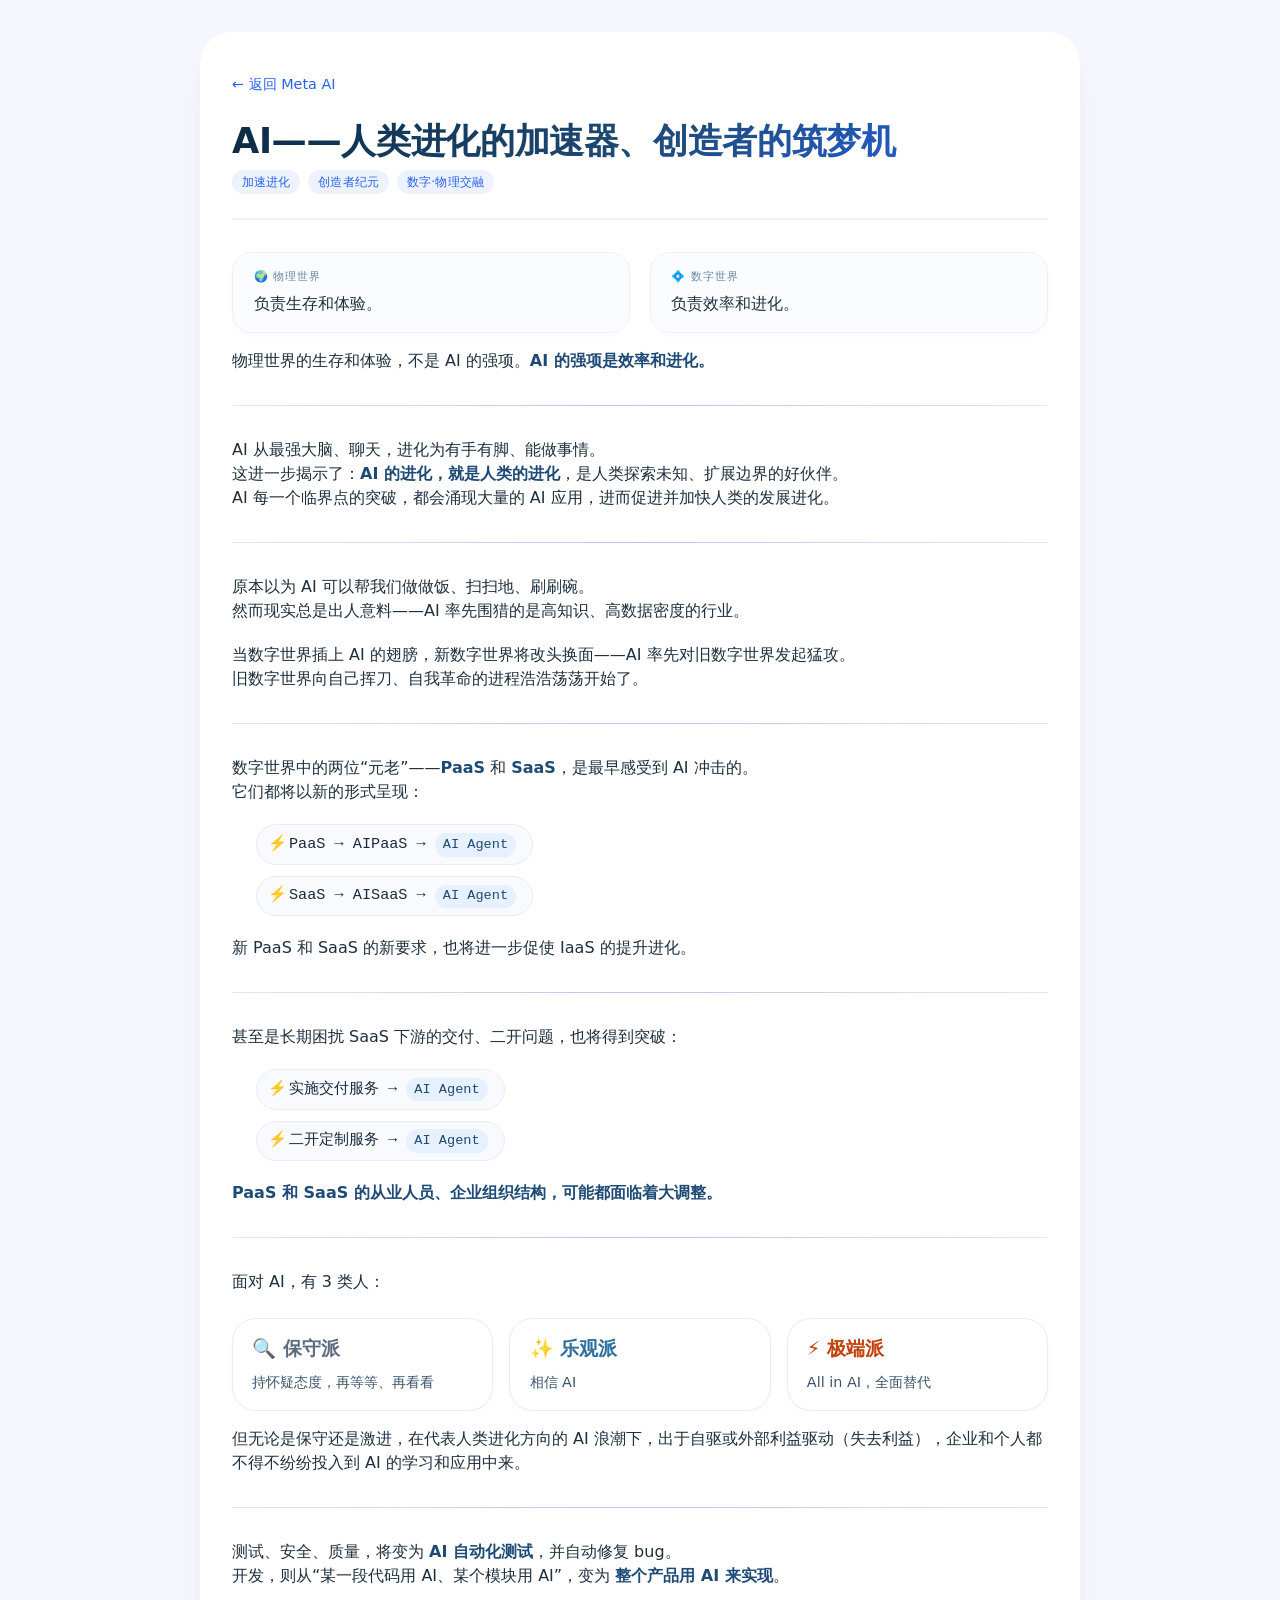
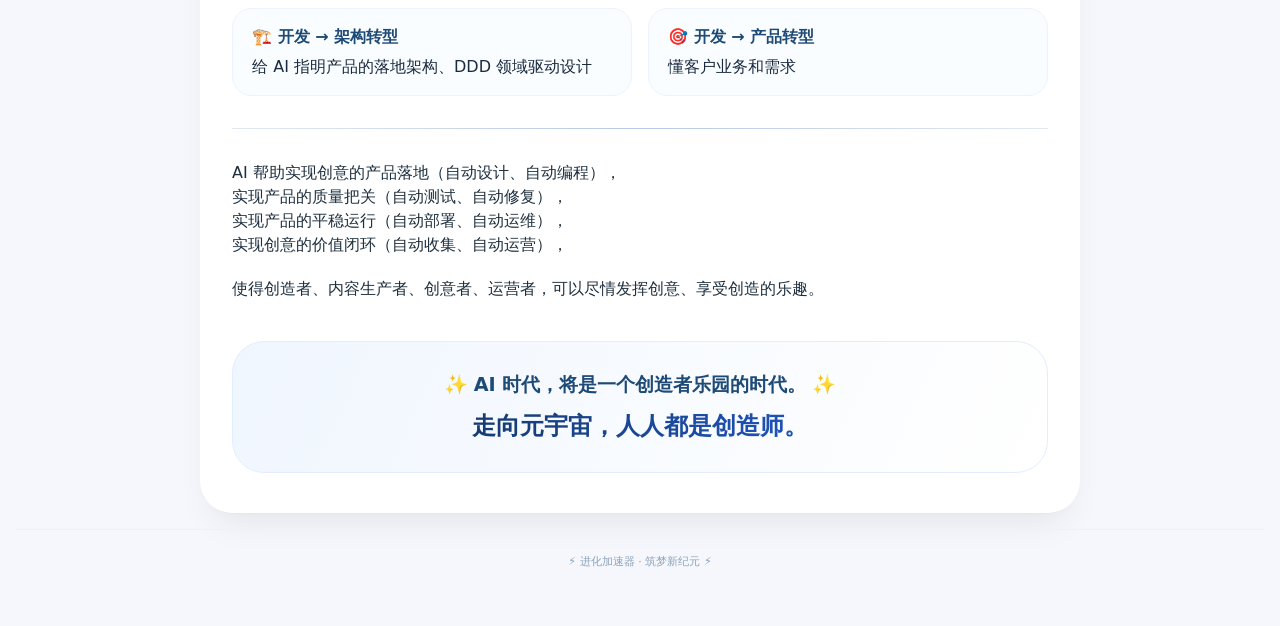
<file: AI_20260330.html>
<!DOCTYPE html>
<html lang="zh-CN">
<head>
    <meta charset="UTF-8">
    <meta name="viewport" content="width=device-width, initial-scale=1.0, viewport-fit=cover">
    <title>AI — 人类进化的加速器 | 创造者的筑梦机</title>
    <style>
        * {
            margin: 0;
            padding: 0;
            box-sizing: border-box;
        }

        body {
            background: #f5f7fc;
            font-family: system-ui, -apple-system, 'Segoe UI', 'Roboto', 'Noto Sans', sans-serif;
            line-height: 1.5;
            color: #1a2a3f;
            scroll-behavior: smooth;
            padding: 2rem 1rem;
        }

        /* 主容器：优雅阅读宽度 */
        .container {
            max-width: 880px;
            margin: 0 auto;
            background: white;
            border-radius: 32px;
            box-shadow: 0 20px 35px -12px rgba(0, 0, 0, 0.08), 0 1px 2px rgba(0, 0, 0, 0.02);
            overflow: hidden;
            transition: all 0.2s ease;
        }

        /* 内容内边距 */
        .content {
            padding: 2.5rem 2rem;
        }

        @media (max-width: 640px) {
            body {
                padding: 1rem 0.75rem;
            }
            .content {
                padding: 1.8rem 1.25rem;
            }
        }

        /* 标题区 */
        .hero {
            margin-bottom: 2rem;
            border-bottom: 2px solid #eef2f9;
            padding-bottom: 1.5rem;
        }

        h1 {
            font-size: 2.2rem;
            font-weight: 800;
            line-height: 1.2;
            background: linear-gradient(135deg, #0b2b44 0%, #1e4a76 50%, #2563eb 100%);
            background-clip: text;
            -webkit-background-clip: text;
            color: transparent;
            letter-spacing: -0.01em;
            margin-bottom: 0.5rem;
        }

        .sub {
            font-size: 0.9rem;
            color: #5b6e8c;
            letter-spacing: 0.3px;
            display: flex;
            align-items: center;
            gap: 0.5rem;
            flex-wrap: wrap;
            margin-top: 0.5rem;
        }

        .sub span {
            background: #eef2ff;
            padding: 0.2rem 0.6rem;
            border-radius: 40px;
            font-size: 0.75rem;
            font-weight: 500;
            color: #2563eb;
        }

        /* 分割线 现代风格 */
        hr {
            margin: 2rem 0;
            border: 0;
            height: 1px;
            background: linear-gradient(90deg, #e2e8f0, #b9c8e8, #e2e8f0);
        }

        /* 段落 */
        p {
            margin-bottom: 1.25rem;
            font-size: 1rem;
            color: #1e2f3e;
        }

        /* 强调字 */
        strong, b {
            color: #1e4a76;
            font-weight: 600;
        }

        /* 引用高亮 / 重点框 */
        .highlight {
            background: #f0f4fe;
            border-left: 4px solid #3b82f6;
            padding: 0.8rem 1.2rem;
            border-radius: 16px;
            margin: 1.25rem 0;
            font-weight: 500;
            color: #0c4a6e;
        }

        /* 双行对比卡片 (物理世界/数字世界) */
        .duo-grid {
            display: flex;
            gap: 1.2rem;
            margin: 1.5rem 0 1rem;
            flex-wrap: wrap;
        }
        .duo-card {
            flex: 1;
            background: #fafcff;
            border-radius: 20px;
            padding: 1rem 1.3rem;
            border: 1px solid #eef2f8;
            box-shadow: 0 2px 6px rgba(0,0,0,0.02);
            transition: all 0.2s;
        }
        .duo-card p {
            margin-bottom: 0;
            font-weight: 500;
        }
        .duo-card .label {
            font-size: 0.7rem;
            text-transform: uppercase;
            letter-spacing: 1px;
            color: #6c86a3;
            margin-bottom: 0.4rem;
            display: block;
        }
        @media (max-width: 560px) {
            .duo-grid { flex-direction: column; gap: 0.8rem; }
        }

        /* 列表样式 */
        ul, .custom-list {
            margin: 1rem 0 1.25rem 1.5rem;
            list-style-type: none;
        }
        li {
            margin-bottom: 0.6rem;
            position: relative;
            padding-left: 1.5rem;
        }
        li::before {
            content: "▹";
            position: absolute;
            left: 0;
            color: #3b82f6;
            font-weight: 500;
        }

        /* 特殊列表 (PaaS 转变, 服务转变) 加强样式 */
        .tech-list li {
            font-family: monospace;
            font-size: 0.95rem;
            background: #f8fafd;
            margin-bottom: 0.7rem;
            padding: 0.45rem 1rem 0.45rem 2rem;
            border-radius: 40px;
            border: 1px solid #e9edf2;
            width: fit-content;
            min-width: 220px;
        }
        .tech-list li::before {
            content: "⚡";
            left: 0.7rem;
            color: #2563eb;
        }

        /* 三类型人格卡片 */
        .types {
            display: flex;
            flex-wrap: wrap;
            gap: 1rem;
            margin: 1.5rem 0 1rem;
        }
        .type-card {
            flex: 1;
            background: #ffffff;
            border-radius: 24px;
            padding: 1rem 1.2rem;
            border: 1px solid #e9edf2;
            box-shadow: 0 2px 6px rgba(0,0,0,0.02);
            transition: all 0.2s;
        }
        .type-card h4 {
            font-size: 1.2rem;
            font-weight: 700;
            margin-bottom: 0.5rem;
            display: flex;
            align-items: center;
            gap: 0.4rem;
        }
        .type-card p {
            margin-bottom: 0;
            font-size: 0.9rem;
            color: #3a546d;
        }
        .conservative h4 { color: #5f6c80; }
        .optimistic h4 { color: #2c6e9e; }
        .radical h4 { color: #c2410c; }

        /* 代码/标记风格 AI Agent */
        .ai-badge {
            background: #e6f0ff;
            border-radius: 20px;
            padding: 0.1rem 0.5rem;
            font-size: 0.85rem;
            font-weight: 500;
            color: #1e4a76;
            display: inline-block;
            white-space: nowrap;
        }

        /* 开发转型双列 (可选灵活) */
        .dev-grid {
            display: flex;
            gap: 1rem;
            margin: 1rem 0 1.5rem;
            flex-wrap: wrap;
        }
        .dev-item {
            flex: 1;
            background: #fafdff;
            border-radius: 20px;
            padding: 1rem 1.2rem;
            border: 1px solid #eef2fa;
        }
        .dev-item strong {
            display: block;
            font-size: 1rem;
            margin-bottom: 0.4rem;
        }

        /* 结尾引语 */
        .closing-quote {
            margin-top: 2.5rem;
            padding: 1.8rem 1.5rem;
            background: linear-gradient(115deg, #f0f6ff 0%, #ffffff 100%);
            border-radius: 32px;
            text-align: center;
            border: 1px solid #e2edff;
        }
        .closing-quote p {
            margin-bottom: 0.5rem;
            font-size: 1.2rem;
            font-weight: 500;
        }
        .closing-quote .tagline {
            font-size: 1.5rem;
            font-weight: 800;
            background: linear-gradient(120deg, #0f2b3f, #2563eb);
            background-clip: text;
            -webkit-background-clip: text;
            color: transparent;
            margin-top: 0.25rem;
        }

        /* 辅助边距 */
        .mt-1 { margin-top: 0.5rem; }
        .mb-2 { margin-bottom: 0.75rem; }
        .inline-code {
            background: #eef2f9;
            padding: 0.2rem 0.4rem;
            border-radius: 12px;
            font-family: monospace;
            font-size: 0.85rem;
        }
        footer {
            text-align: center;
            margin-top: 1rem;
            font-size: 0.7rem;
            color: #8ca3bc;
            border-top: 1px solid #edf2f7;
            padding-top: 1.5rem;
        }
        a {
            text-decoration: none;
        }
        .back-link {
            display: inline-block;
            margin-bottom: 1.5rem;
            color: #2563eb;
            font-size: 0.9rem;
            font-weight: 500;
        }
        .back-link:hover { text-decoration: underline; }
    </style>
</head>
<body>
<div class="container">
    <div class="content">
        <!-- 返回主页 -->
        <a href="index.html" class="back-link">← 返回 Meta AI</a>

        <!-- 标题区 -->
        <div class="hero">
            <h1>AI——人类进化的加速器、创造者的筑梦机</h1>
            <div class="sub">
                <span>加速进化</span>
                <span>创造者纪元</span>
                <span>数字·物理交融</span>
            </div>
        </div>

        <!-- 物理世界 / 数字世界 对仗 -->
        <div class="duo-grid">
            <div class="duo-card">
                <div class="label">🌍 物理世界</div>
                <p>负责生存和体验。</p>
            </div>
            <div class="duo-card">
                <div class="label">💠 数字世界</div>
                <p>负责效率和进化。</p>
            </div>
        </div>
        <p>物理世界的生存和体验，不是 AI 的强项。<strong>AI 的强项是效率和进化。</strong></p>

        <hr>

        <!-- AI进化段落 -->
        <p>AI 从最强大脑、聊天，进化为有手有脚、能做事情。<br>
        这进一步揭示了：<strong>AI 的进化，就是人类的进化</strong>，是人类探索未知、扩展边界的好伙伴。<br>
        AI 每一个临界点的突破，都会涌现大量的 AI 应用，进而促进并加快人类的发展进化。</p>

        <hr>

        <p>原本以为 AI 可以帮我们做做饭、扫扫地、刷刷碗。<br>
        然而现实总是出人意料——AI 率先围猎的是高知识、高数据密度的行业。</p>
        <p>当数字世界插上 AI 的翅膀，新数字世界将改头换面——AI 率先对旧数字世界发起猛攻。<br>
        旧数字世界向自己挥刀、自我革命的进程浩浩荡荡开始了。</p>

        <hr>

        <!-- PaaS & SaaS 重塑 -->
        <p>数字世界中的两位“元老”——<strong>PaaS</strong> 和 <strong>SaaS</strong>，是最早感受到 AI 冲击的。<br>
        它们都将以新的形式呈现：</p>
        <ul class="tech-list">
            <li>PaaS → AIPaaS → <span class="ai-badge">AI Agent</span></li>
            <li>SaaS → AISaaS → <span class="ai-badge">AI Agent</span></li>
        </ul>
        <p>新 PaaS 和 SaaS 的新要求，也将进一步促使 IaaS 的提升进化。</p>

        <hr>

        <p>甚至是长期困扰 SaaS 下游的交付、二开问题，也将得到突破：</p>
        <ul class="tech-list">
            <li>实施交付服务 → <span class="ai-badge">AI Agent</span></li>
            <li>二开定制服务 → <span class="ai-badge">AI Agent</span></li>
        </ul>
        <p><strong>PaaS 和 SaaS 的从业人员、企业组织结构，可能都面临着大调整。</strong></p>

        <hr>

        <!-- 三类人 -->
        <p>面对 AI，有 3 类人：</p>
        <div class="types">
            <div class="type-card conservative">
                <h4>🔍 保守派</h4>
                <p>持怀疑态度，再等等、再看看</p>
            </div>
            <div class="type-card optimistic">
                <h4>✨ 乐观派</h4>
                <p>相信 AI</p>
            </div>
            <div class="type-card radical">
                <h4>⚡ 极端派</h4>
                <p>All in AI，全面替代</p>
            </div>
        </div>
        <p>但无论是保守还是激进，在代表人类进化方向的 AI 浪潮下，出于自驱或外部利益驱动（失去利益），企业和个人都不得不纷纷投入到 AI 的学习和应用中来。</p>

        <hr>

        <!-- 测试 开发转型 -->
        <p>测试、安全、质量，将变为 <strong>AI 自动化测试</strong>，并自动修复 bug。<br>
        开发，则从“某一段代码用 AI、某个模块用 AI”，变为 <strong>整个产品用 AI 来实现</strong>。</p>
        <div class="dev-grid">
            <div class="dev-item">
                <strong>🏗️ 开发 → 架构转型</strong>
                给 AI 指明产品的落地架构、DDD 领域驱动设计
            </div>
            <div class="dev-item">
                <strong>🎯 开发 → 产品转型</strong>
                懂客户业务和需求
            </div>
        </div>

        <hr>

        <!-- AI 实现创意闭环 -->
        <p>AI 帮助实现创意的产品落地（自动设计、自动编程），<br>
        实现产品的质量把关（自动测试、自动修复），<br>
        实现产品的平稳运行（自动部署、自动运维），<br>
        实现创意的价值闭环（自动收集、自动运营），</p>
        <p>使得创造者、内容生产者、创意者、运营者，可以尽情发挥创意、享受创造的乐趣。</p>

        <!-- 结尾高亮区 -->
        <div class="closing-quote">
            <p>✨ <strong>AI 时代，将是一个创造者乐园的时代。</strong> ✨</p>
            <div class="tagline">走向元宇宙，人人都是创造师。</div>
        </div>

    </div>
</div>
<footer style="text-align:center;margin-top:1rem;font-size:0.7rem;color:#8ca3bc;padding:1.5rem 0;">
    ⚡ 进化加速器 · 筑梦新纪元 ⚡
</footer>
</body>
</html>
</file>
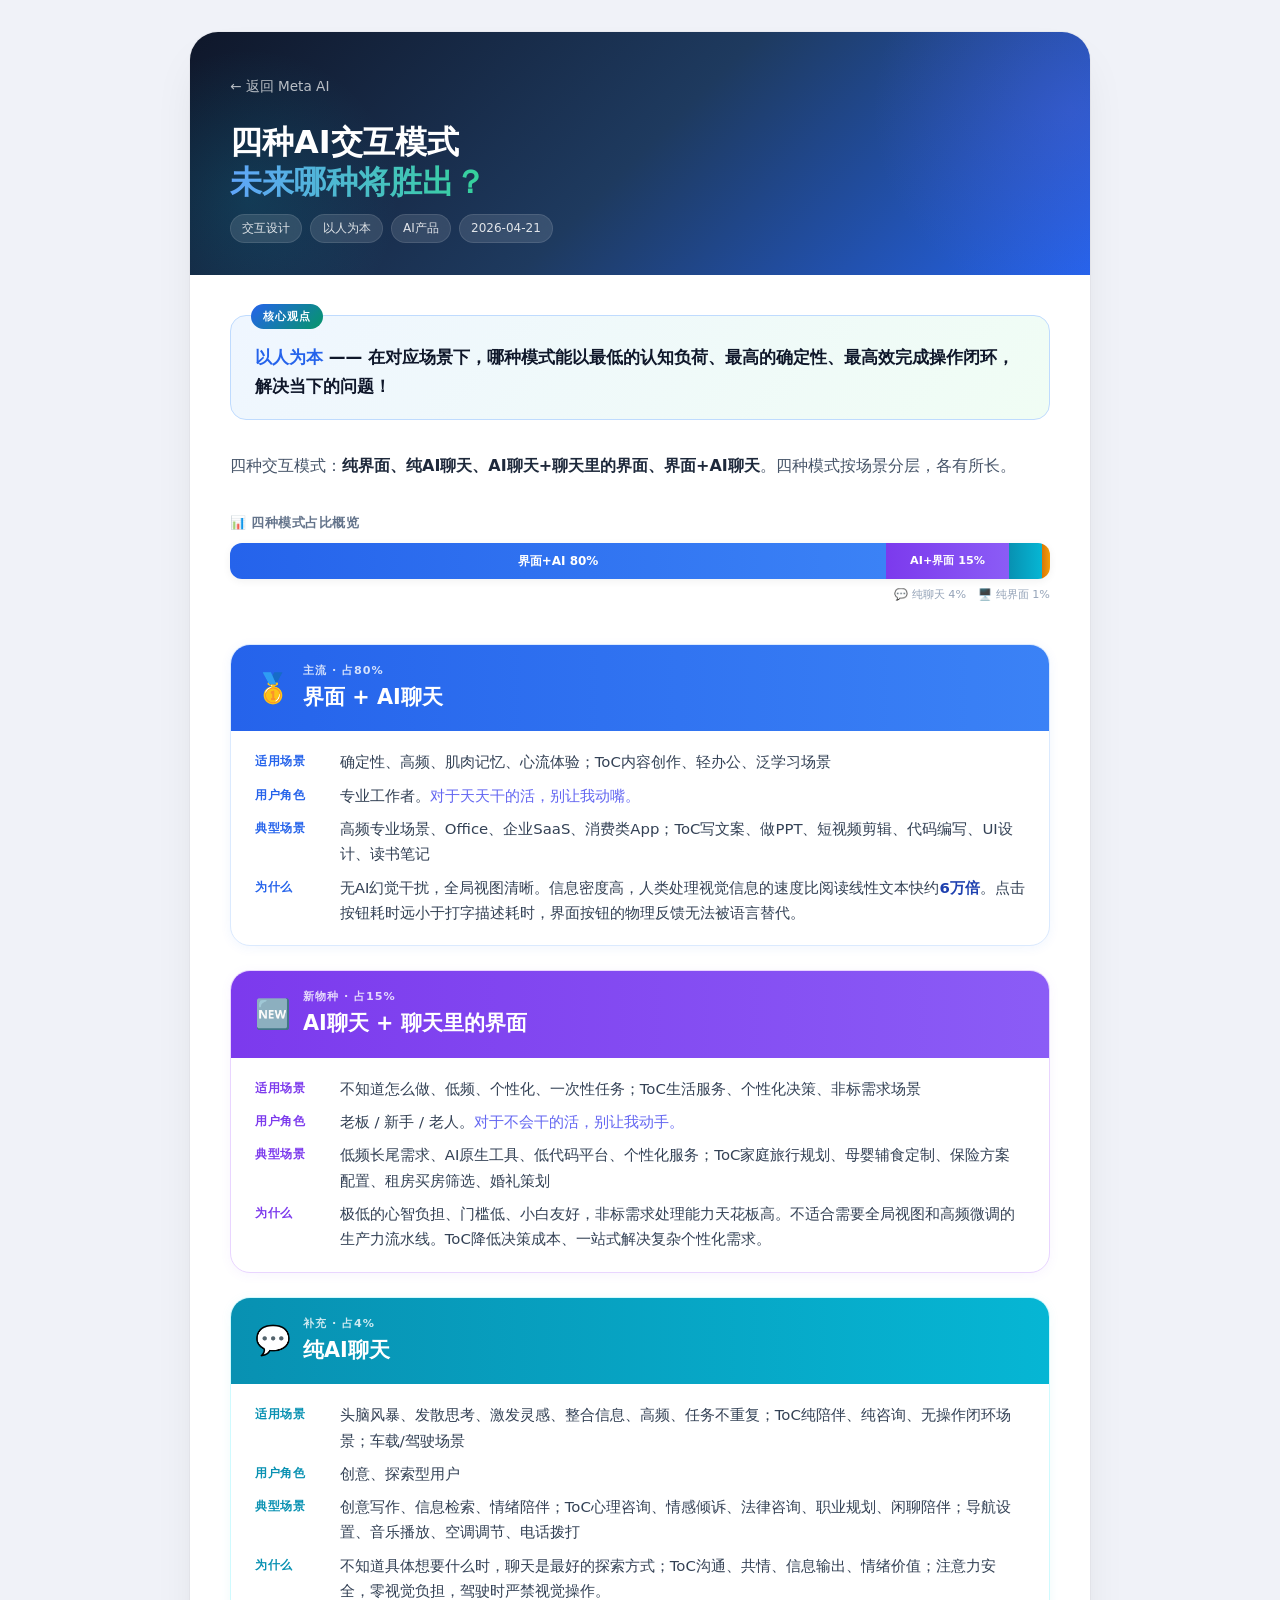
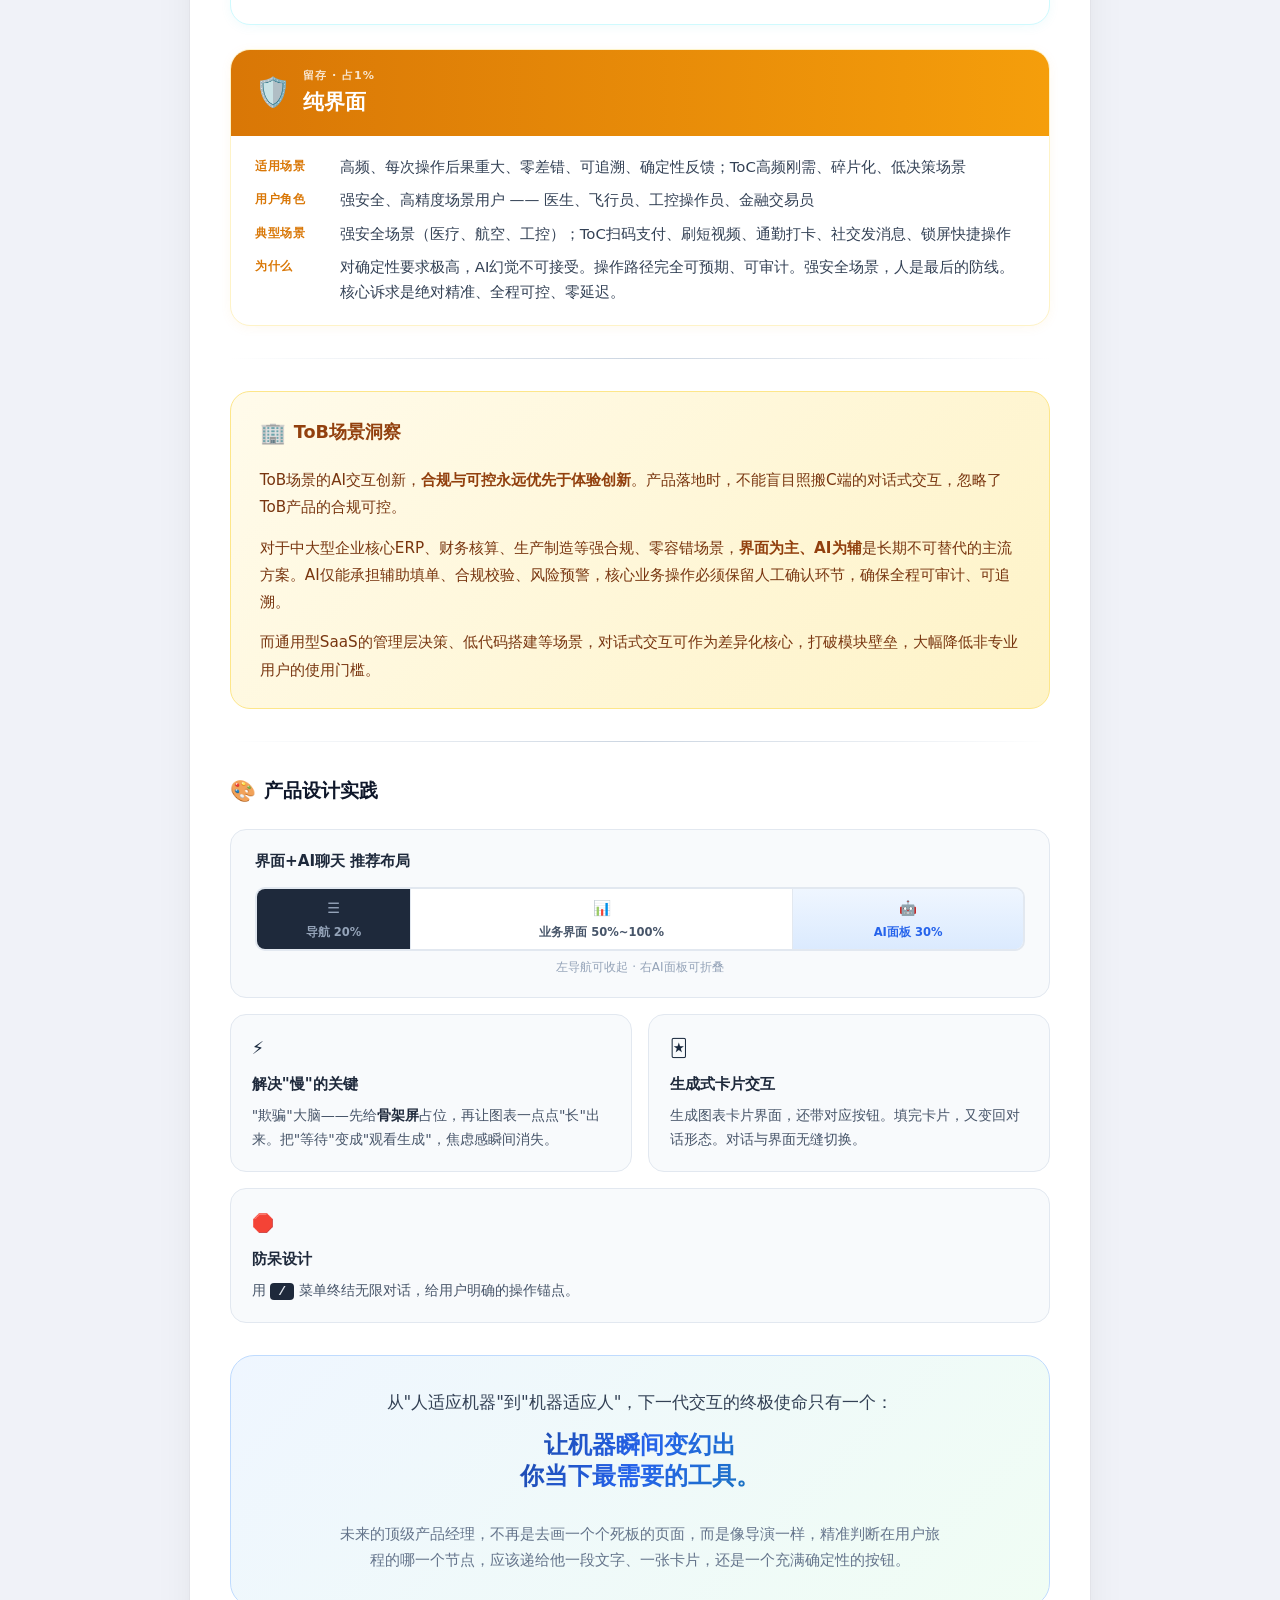
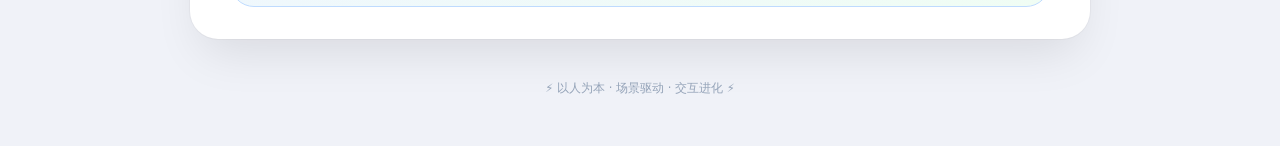
<file: AI_20260421.html>
<!DOCTYPE html>
<html lang="zh-CN">
<head>
    <meta charset="UTF-8">
    <meta name="viewport" content="width=device-width, initial-scale=1.0, viewport-fit=cover">
    <title>四种AI交互模式：未来哪种将胜出？| Meta AI</title>
    <style>
        * { margin: 0; padding: 0; box-sizing: border-box; }

        body {
            background: #f0f2f8;
            font-family: system-ui, -apple-system, 'Segoe UI', 'Roboto', 'Noto Sans SC', sans-serif;
            line-height: 1.7;
            color: #1a2a3f;
            scroll-behavior: smooth;
            padding: 2rem 1rem;
        }

        .container {
            max-width: 900px;
            margin: 0 auto;
            background: white;
            border-radius: 28px;
            box-shadow: 0 24px 48px -12px rgba(0,0,0,0.1), 0 0 0 1px rgba(0,0,0,0.03);
            overflow: hidden;
        }

        /* 顶部渐变横幅 */
        .top-banner {
            background: linear-gradient(135deg, #0f172a 0%, #1e3a5f 50%, #2563eb 100%);
            padding: 2.5rem 2.5rem 2rem;
            position: relative;
            overflow: hidden;
        }
        .top-banner::before {
            content: '';
            position: absolute;
            top: -50%;
            right: -20%;
            width: 400px;
            height: 400px;
            background: radial-gradient(circle, rgba(99,102,241,0.25) 0%, transparent 70%);
            border-radius: 50%;
        }
        .top-banner::after {
            content: '';
            position: absolute;
            bottom: -30%;
            left: -10%;
            width: 300px;
            height: 300px;
            background: radial-gradient(circle, rgba(6,182,212,0.15) 0%, transparent 70%);
            border-radius: 50%;
        }
        .back-link {
            display: inline-flex;
            align-items: center;
            gap: 6px;
            color: rgba(255,255,255,0.7);
            font-size: 0.85rem;
            font-weight: 500;
            text-decoration: none;
            margin-bottom: 1.5rem;
            position: relative;
            z-index: 1;
            transition: color 0.2s;
        }
        .back-link:hover { color: #fff; }
</style>
</head>
<body>
<div class="container">
    <!-- 顶部横幅 -->
    <div class="top-banner">
        <a href="index.html" class="back-link">← 返回 Meta AI</a>
        <h1 style="font-size:2rem;font-weight:800;color:#fff;line-height:1.25;position:relative;z-index:1;margin-bottom:0.75rem;">四种AI交互模式<br><span style="background:linear-gradient(90deg,#60a5fa,#34d399);-webkit-background-clip:text;-webkit-text-fill-color:transparent;background-clip:text;">未来哪种将胜出？</span></h1>
        <div style="display:flex;gap:0.5rem;flex-wrap:wrap;position:relative;z-index:1;">
            <span style="background:rgba(255,255,255,0.12);backdrop-filter:blur(8px);padding:0.2rem 0.7rem;border-radius:40px;font-size:0.75rem;font-weight:500;color:rgba(255,255,255,0.85);border:1px solid rgba(255,255,255,0.1);">交互设计</span>
            <span style="background:rgba(255,255,255,0.12);backdrop-filter:blur(8px);padding:0.2rem 0.7rem;border-radius:40px;font-size:0.75rem;font-weight:500;color:rgba(255,255,255,0.85);border:1px solid rgba(255,255,255,0.1);">以人为本</span>
            <span style="background:rgba(255,255,255,0.12);backdrop-filter:blur(8px);padding:0.2rem 0.7rem;border-radius:40px;font-size:0.75rem;font-weight:500;color:rgba(255,255,255,0.85);border:1px solid rgba(255,255,255,0.1);">AI产品</span>
            <span style="background:rgba(255,255,255,0.12);backdrop-filter:blur(8px);padding:0.2rem 0.7rem;border-radius:40px;font-size:0.75rem;font-weight:500;color:rgba(255,255,255,0.85);border:1px solid rgba(255,255,255,0.1);">2026-04-21</span>
        </div>
    </div>

    <!-- 正文区域 -->
    <div style="padding:2.5rem 2.5rem 2rem;">

        <!-- 核心观点 -->
        <div style="background:linear-gradient(135deg,#eff6ff,#f0fdf4);border:1px solid #bfdbfe;border-radius:16px;padding:1.2rem 1.5rem;margin-bottom:2rem;position:relative;">
            <div style="position:absolute;top:-12px;left:20px;background:linear-gradient(135deg,#2563eb,#059669);color:#fff;font-size:0.7rem;font-weight:700;padding:3px 12px;border-radius:20px;letter-spacing:1px;">核心观点</div>
            <p style="margin:0.5rem 0 0;font-size:1.05rem;font-weight:600;color:#0f172a;line-height:1.7;"><span style="color:#2563eb;">以人为本</span> —— 在对应场景下，哪种模式能以最低的认知负荷、最高的确定性、最高效完成操作闭环，解决当下的问题！</p>
        </div>

        <p style="font-size:1rem;color:#475569;margin-bottom:2rem;">四种交互模式：<strong style="color:#1e293b;">纯界面、纯AI聊天、AI聊天+聊天里的界面、界面+AI聊天</strong>。四种模式按场景分层，各有所长。</p>

        <!-- 占比概览条 -->
        <div style="margin-bottom:2.5rem;">
            <div style="font-size:0.8rem;font-weight:600;color:#64748b;margin-bottom:0.6rem;letter-spacing:0.5px;">📊 四种模式占比概览</div>
            <div style="display:flex;height:36px;border-radius:12px;overflow:hidden;box-shadow:0 2px 8px rgba(0,0,0,0.06);">
                <div style="width:80%;background:linear-gradient(90deg,#2563eb,#3b82f6);display:flex;align-items:center;justify-content:center;color:#fff;font-size:0.75rem;font-weight:700;">界面+AI 80%</div>
                <div style="width:15%;background:linear-gradient(90deg,#7c3aed,#8b5cf6);display:flex;align-items:center;justify-content:center;color:#fff;font-size:0.7rem;font-weight:700;">AI+界面 15%</div>
                <div style="width:4%;background:linear-gradient(90deg,#0891b2,#06b6d4);display:flex;align-items:center;justify-content:center;color:#fff;font-size:0.6rem;font-weight:700;"></div>
                <div style="width:1%;background:linear-gradient(90deg,#d97706,#f59e0b);"></div>
            </div>
            <div style="display:flex;justify-content:flex-end;gap:12px;margin-top:6px;font-size:0.7rem;color:#94a3b8;">
                <span>💬 纯聊天 4%</span>
                <span>🖥️ 纯界面 1%</span>
            </div>
        </div>

        <!-- ========== 四种模式卡片 ========== -->

        <!-- 模式1 -->
        <div style="background:#fff;border:1px solid #dbeafe;border-radius:20px;padding:0;margin-bottom:1.5rem;overflow:hidden;box-shadow:0 2px 12px rgba(37,99,235,0.06);transition:all 0.2s;" onmouseover="this.style.boxShadow='0 8px 24px rgba(37,99,235,0.12)';this.style.transform='translateY(-2px)'" onmouseout="this.style.boxShadow='0 2px 12px rgba(37,99,235,0.06)';this.style.transform='none'">
            <div style="background:linear-gradient(90deg,#2563eb,#3b82f6);padding:1rem 1.5rem;display:flex;align-items:center;gap:12px;">
                <span style="font-size:1.8rem;">🥇</span>
                <div>
                    <div style="font-size:0.7rem;font-weight:600;color:rgba(255,255,255,0.8);letter-spacing:1px;">主流 · 占80%</div>
                    <div style="font-size:1.3rem;font-weight:800;color:#fff;">界面 + AI聊天</div>
                </div>
            </div>
            <div style="padding:1.2rem 1.5rem;">
                <div style="display:grid;grid-template-columns:72px 1fr;gap:0.5rem 0.8rem;font-size:0.93rem;color:#334155;">
                    <div style="font-size:0.72rem;font-weight:700;color:#2563eb;letter-spacing:0.5px;padding-top:2px;">适用场景</div>
                    <div>确定性、高频、肌肉记忆、心流体验；ToC内容创作、轻办公、泛学习场景</div>
                    <div style="font-size:0.72rem;font-weight:700;color:#2563eb;letter-spacing:0.5px;padding-top:2px;">用户角色</div>
                    <div>专业工作者。<span style="color:#6366f1;font-weight:500;">对于天天干的活，别让我动嘴。</span></div>
                    <div style="font-size:0.72rem;font-weight:700;color:#2563eb;letter-spacing:0.5px;padding-top:2px;">典型场景</div>
                    <div>高频专业场景、Office、企业SaaS、消费类App；ToC写文案、做PPT、短视频剪辑、代码编写、UI设计、读书笔记</div>
                    <div style="font-size:0.72rem;font-weight:700;color:#2563eb;letter-spacing:0.5px;padding-top:2px;">为什么</div>
                    <div>无AI幻觉干扰，全局视图清晰。信息密度高，人类处理视觉信息的速度比阅读线性文本快约<strong style="color:#1e40af;">6万倍</strong>。点击按钮耗时远小于打字描述耗时，界面按钮的物理反馈无法被语言替代。</div>
                </div>
            </div>
        </div>

        <!-- 模式2 -->
        <div style="background:#fff;border:1px solid #e9d5ff;border-radius:20px;padding:0;margin-bottom:1.5rem;overflow:hidden;box-shadow:0 2px 12px rgba(139,92,246,0.06);transition:all 0.2s;" onmouseover="this.style.boxShadow='0 8px 24px rgba(139,92,246,0.12)';this.style.transform='translateY(-2px)'" onmouseout="this.style.boxShadow='0 2px 12px rgba(139,92,246,0.06)';this.style.transform='none'">
            <div style="background:linear-gradient(90deg,#7c3aed,#8b5cf6);padding:1rem 1.5rem;display:flex;align-items:center;gap:12px;">
                <span style="font-size:1.8rem;">🆕</span>
                <div>
                    <div style="font-size:0.7rem;font-weight:600;color:rgba(255,255,255,0.8);letter-spacing:1px;">新物种 · 占15%</div>
                    <div style="font-size:1.3rem;font-weight:800;color:#fff;">AI聊天 + 聊天里的界面</div>
                </div>
            </div>
            <div style="padding:1.2rem 1.5rem;">
                <div style="display:grid;grid-template-columns:72px 1fr;gap:0.5rem 0.8rem;font-size:0.93rem;color:#334155;">
                    <div style="font-size:0.72rem;font-weight:700;color:#7c3aed;letter-spacing:0.5px;padding-top:2px;">适用场景</div>
                    <div>不知道怎么做、低频、个性化、一次性任务；ToC生活服务、个性化决策、非标需求场景</div>
                    <div style="font-size:0.72rem;font-weight:700;color:#7c3aed;letter-spacing:0.5px;padding-top:2px;">用户角色</div>
                    <div>老板 / 新手 / 老人。<span style="color:#6366f1;font-weight:500;">对于不会干的活，别让我动手。</span></div>
                    <div style="font-size:0.72rem;font-weight:700;color:#7c3aed;letter-spacing:0.5px;padding-top:2px;">典型场景</div>
                    <div>低频长尾需求、AI原生工具、低代码平台、个性化服务；ToC家庭旅行规划、母婴辅食定制、保险方案配置、租房买房筛选、婚礼策划</div>
                    <div style="font-size:0.72rem;font-weight:700;color:#7c3aed;letter-spacing:0.5px;padding-top:2px;">为什么</div>
                    <div>极低的心智负担、门槛低、小白友好，非标需求处理能力天花板高。不适合需要全局视图和高频微调的生产力流水线。ToC降低决策成本、一站式解决复杂个性化需求。</div>
                </div>
            </div>
        </div>

        <!-- 模式3 -->
        <div style="background:#fff;border:1px solid #cffafe;border-radius:20px;padding:0;margin-bottom:1.5rem;overflow:hidden;box-shadow:0 2px 12px rgba(6,182,212,0.06);transition:all 0.2s;" onmouseover="this.style.boxShadow='0 8px 24px rgba(6,182,212,0.12)';this.style.transform='translateY(-2px)'" onmouseout="this.style.boxShadow='0 2px 12px rgba(6,182,212,0.06)';this.style.transform='none'">
            <div style="background:linear-gradient(90deg,#0891b2,#06b6d4);padding:1rem 1.5rem;display:flex;align-items:center;gap:12px;">
                <span style="font-size:1.8rem;">💬</span>
                <div>
                    <div style="font-size:0.7rem;font-weight:600;color:rgba(255,255,255,0.8);letter-spacing:1px;">补充 · 占4%</div>
                    <div style="font-size:1.3rem;font-weight:800;color:#fff;">纯AI聊天</div>
                </div>
            </div>
            <div style="padding:1.2rem 1.5rem;">
                <div style="display:grid;grid-template-columns:72px 1fr;gap:0.5rem 0.8rem;font-size:0.93rem;color:#334155;">
                    <div style="font-size:0.72rem;font-weight:700;color:#0891b2;letter-spacing:0.5px;padding-top:2px;">适用场景</div>
                    <div>头脑风暴、发散思考、激发灵感、整合信息、高频、任务不重复；ToC纯陪伴、纯咨询、无操作闭环场景；车载/驾驶场景</div>
                    <div style="font-size:0.72rem;font-weight:700;color:#0891b2;letter-spacing:0.5px;padding-top:2px;">用户角色</div>
                    <div>创意、探索型用户</div>
                    <div style="font-size:0.72rem;font-weight:700;color:#0891b2;letter-spacing:0.5px;padding-top:2px;">典型场景</div>
                    <div>创意写作、信息检索、情绪陪伴；ToC心理咨询、情感倾诉、法律咨询、职业规划、闲聊陪伴；导航设置、音乐播放、空调调节、电话拨打</div>
                    <div style="font-size:0.72rem;font-weight:700;color:#0891b2;letter-spacing:0.5px;padding-top:2px;">为什么</div>
                    <div>不知道具体想要什么时，聊天是最好的探索方式；ToC沟通、共情、信息输出、情绪价值；注意力安全，零视觉负担，驾驶时严禁视觉操作。</div>
                </div>
            </div>
        </div>

        <!-- 模式4 -->
        <div style="background:#fff;border:1px solid #fef3c7;border-radius:20px;padding:0;margin-bottom:2rem;overflow:hidden;box-shadow:0 2px 12px rgba(245,158,11,0.06);transition:all 0.2s;" onmouseover="this.style.boxShadow='0 8px 24px rgba(245,158,11,0.12)';this.style.transform='translateY(-2px)'" onmouseout="this.style.boxShadow='0 2px 12px rgba(245,158,11,0.06)';this.style.transform='none'">
            <div style="background:linear-gradient(90deg,#d97706,#f59e0b);padding:1rem 1.5rem;display:flex;align-items:center;gap:12px;">
                <span style="font-size:1.8rem;">🛡️</span>
                <div>
                    <div style="font-size:0.7rem;font-weight:600;color:rgba(255,255,255,0.8);letter-spacing:1px;">留存 · 占1%</div>
                    <div style="font-size:1.3rem;font-weight:800;color:#fff;">纯界面</div>
                </div>
            </div>
            <div style="padding:1.2rem 1.5rem;">
                <div style="display:grid;grid-template-columns:72px 1fr;gap:0.5rem 0.8rem;font-size:0.93rem;color:#334155;">
                    <div style="font-size:0.72rem;font-weight:700;color:#d97706;letter-spacing:0.5px;padding-top:2px;">适用场景</div>
                    <div>高频、每次操作后果重大、零差错、可追溯、确定性反馈；ToC高频刚需、碎片化、低决策场景</div>
                    <div style="font-size:0.72rem;font-weight:700;color:#d97706;letter-spacing:0.5px;padding-top:2px;">用户角色</div>
                    <div>强安全、高精度场景用户 —— 医生、飞行员、工控操作员、金融交易员</div>
                    <div style="font-size:0.72rem;font-weight:700;color:#d97706;letter-spacing:0.5px;padding-top:2px;">典型场景</div>
                    <div>强安全场景（医疗、航空、工控）；ToC扫码支付、刷短视频、通勤打卡、社交发消息、锁屏快捷操作</div>
                    <div style="font-size:0.72rem;font-weight:700;color:#d97706;letter-spacing:0.5px;padding-top:2px;">为什么</div>
                    <div>对确定性要求极高，AI幻觉不可接受。操作路径完全可预期、可审计。强安全场景，人是最后的防线。核心诉求是绝对精准、全程可控、零延迟。</div>
                </div>
            </div>
        </div>

        <!-- 分隔线 -->
        <div style="height:1px;background:linear-gradient(90deg,transparent,#cbd5e1,transparent);margin:2rem 0;"></div>

        <!-- ToB 洞察 -->
        <div style="background:linear-gradient(135deg,#fffbeb,#fef3c7);border:1px solid #fde68a;border-radius:20px;padding:1.5rem 1.8rem;margin-bottom:2rem;position:relative;">
            <div style="display:flex;align-items:center;gap:8px;margin-bottom:1rem;">
                <span style="font-size:1.3rem;">🏢</span>
                <span style="font-size:1.1rem;font-weight:700;color:#92400e;">ToB场景洞察</span>
            </div>
            <p style="font-size:0.95rem;color:#78350f;margin-bottom:0.8rem;line-height:1.8;">ToB场景的AI交互创新，<strong style="color:#92400e;">合规与可控永远优先于体验创新</strong>。产品落地时，不能盲目照搬C端的对话式交互，忽略了ToB产品的合规可控。</p>
            <p style="font-size:0.95rem;color:#78350f;margin-bottom:0.8rem;line-height:1.8;">对于中大型企业核心ERP、财务核算、生产制造等强合规、零容错场景，<strong style="color:#92400e;">界面为主、AI为辅</strong>是长期不可替代的主流方案。AI仅能承担辅助填单、合规校验、风险预警，核心业务操作必须保留人工确认环节，确保全程可审计、可追溯。</p>
            <p style="font-size:0.95rem;color:#78350f;margin-bottom:0;line-height:1.8;">而通用型SaaS的管理层决策、低代码搭建等场景，对话式交互可作为差异化核心，打破模块壁垒，大幅降低非专业用户的使用门槛。</p>
        </div>

        <!-- 分隔线 -->
        <div style="height:1px;background:linear-gradient(90deg,transparent,#cbd5e1,transparent);margin:2rem 0;"></div>

        <!-- 产品设计实践 -->
        <div style="display:flex;align-items:center;gap:8px;margin-bottom:1.2rem;">
            <span style="font-size:1.3rem;">🎨</span>
            <span style="font-size:1.2rem;font-weight:700;color:#0f172a;">产品设计实践</span>
        </div>

        <!-- 布局示意图 -->
        <div style="background:#f8fafc;border:1px solid #e2e8f0;border-radius:16px;padding:1.2rem 1.5rem;margin-bottom:1rem;">
            <div style="font-size:0.95rem;font-weight:700;color:#1e293b;margin-bottom:0.8rem;">界面+AI聊天 推荐布局</div>
            <div style="display:flex;height:64px;border-radius:10px;overflow:hidden;border:2px solid #e2e8f0;font-size:0.72rem;font-weight:600;">
                <div style="width:20%;background:#1e293b;color:#94a3b8;display:flex;align-items:center;justify-content:center;flex-direction:column;gap:2px;">
                    <span style="font-size:0.9rem;">☰</span>
                    <span>导航 20%</span>
                </div>
                <div style="flex:1;background:#fff;color:#475569;display:flex;align-items:center;justify-content:center;border-left:1px solid #e2e8f0;border-right:1px solid #e2e8f0;flex-direction:column;gap:2px;">
                    <span style="font-size:0.9rem;">📊</span>
                    <span>业务界面 50%~100%</span>
                </div>
                <div style="width:30%;background:linear-gradient(180deg,#eff6ff,#dbeafe);color:#2563eb;display:flex;align-items:center;justify-content:center;flex-direction:column;gap:2px;">
                    <span style="font-size:0.9rem;">🤖</span>
                    <span>AI面板 30%</span>
                </div>
            </div>
            <div style="font-size:0.75rem;color:#94a3b8;margin-top:6px;text-align:center;">左导航可收起 · 右AI面板可折叠</div>
        </div>

        <!-- 实践卡片网格 -->
        <div style="display:grid;grid-template-columns:1fr 1fr;gap:1rem;margin-bottom:2rem;">
            <div style="background:#f8fafc;border:1px solid #e2e8f0;border-radius:16px;padding:1.2rem 1.3rem;">
                <div style="font-size:1.1rem;margin-bottom:0.5rem;">⚡</div>
                <div style="font-size:0.95rem;font-weight:700;color:#1e293b;margin-bottom:0.4rem;">解决"慢"的关键</div>
                <div style="font-size:0.88rem;color:#475569;line-height:1.7;">"欺骗"大脑——先给<strong style="color:#1e293b;">骨架屏</strong>占位，再让图表一点点"长"出来。把"等待"变成"观看生成"，焦虑感瞬间消失。</div>
            </div>
            <div style="background:#f8fafc;border:1px solid #e2e8f0;border-radius:16px;padding:1.2rem 1.3rem;">
                <div style="font-size:1.1rem;margin-bottom:0.5rem;">🃏</div>
                <div style="font-size:0.95rem;font-weight:700;color:#1e293b;margin-bottom:0.4rem;">生成式卡片交互</div>
                <div style="font-size:0.88rem;color:#475569;line-height:1.7;">生成图表卡片界面，还带对应按钮。填完卡片，又变回对话形态。对话与界面无缝切换。</div>
            </div>
            <div style="background:#f8fafc;border:1px solid #e2e8f0;border-radius:16px;padding:1.2rem 1.3rem;grid-column:1/-1;">
                <div style="font-size:1.1rem;margin-bottom:0.5rem;">🛑</div>
                <div style="font-size:0.95rem;font-weight:700;color:#1e293b;margin-bottom:0.4rem;">防呆设计</div>
                <div style="font-size:0.88rem;color:#475569;line-height:1.7;">用 <span style="background:#1e293b;color:#e2e8f0;padding:1px 8px;border-radius:4px;font-family:monospace;font-size:0.82rem;font-weight:600;">/</span> 菜单终结无限对话，给用户明确的操作锚点。</div>
            </div>
        </div>

        <!-- 结尾 -->
        <div style="background:linear-gradient(135deg,#eff6ff,#f0fdf4);border:1px solid #bfdbfe;border-radius:24px;padding:2rem 1.8rem;text-align:center;margin-top:1rem;">
            <p style="font-size:1.05rem;color:#334155;margin-bottom:0.5rem;font-weight:500;">从"人适应机器"到"机器适应人"，下一代交互的终极使命只有一个：</p>
            <div style="font-size:1.5rem;font-weight:800;background:linear-gradient(120deg,#0f172a,#2563eb,#059669);-webkit-background-clip:text;-webkit-text-fill-color:transparent;background-clip:text;margin:0.8rem 0;line-height:1.3;">让机器瞬间变幻出<br>你当下最需要的工具。</div>
            <p style="font-size:0.92rem;color:#64748b;margin-top:1rem;margin-bottom:0;line-height:1.8;max-width:600px;display:inline-block;">未来的顶级产品经理，不再是去画一个个死板的页面，而是像导演一样，精准判断在用户旅程的哪一个节点，应该递给他一段文字、一张卡片，还是一个充满确定性的按钮。</p>
        </div>

    </div>
</div>

<footer style="text-align:center;margin-top:1.5rem;font-size:0.72rem;color:#94a3b8;padding:1rem 0;">
    ⚡ 以人为本 · 场景驱动 · 交互进化 ⚡
</footer>

<style>
    @media (max-width: 640px) {
        body { padding: 0.75rem 0.5rem; }
        .top-banner { padding: 1.8rem 1.5rem 1.5rem; }
        .top-banner h1 { font-size: 1.6rem !important; }
        div[style*="padding:2.5rem 2.5rem"] { padding: 1.5rem 1.2rem 1.5rem !important; }
        div[style*="grid-template-columns:72px"] { grid-template-columns: 1fr !important; }
        div[style*="grid-template-columns:1fr 1fr;gap:1rem"] { grid-template-columns: 1fr !important; }
        div[style*="grid-column:1/-1"] { grid-column: auto !important; }
    }
</style>
</body>
</html>
</file>
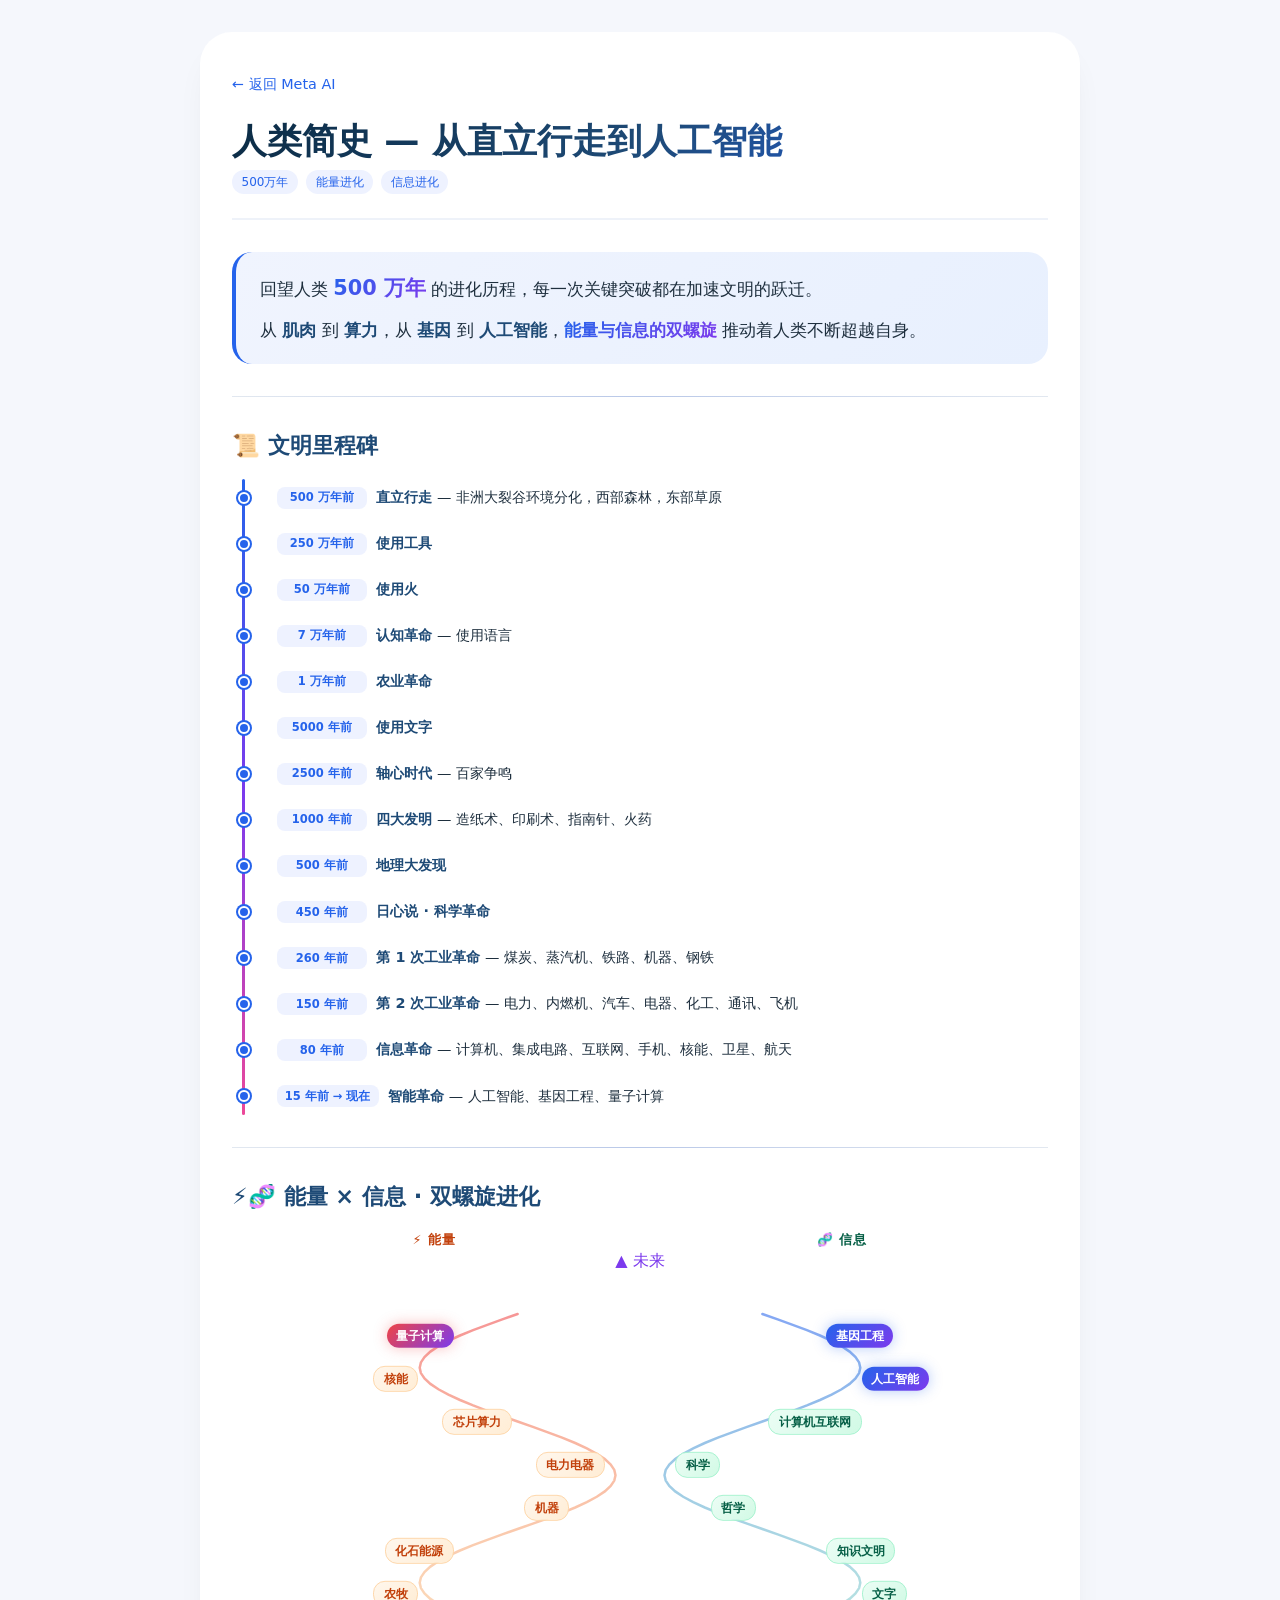
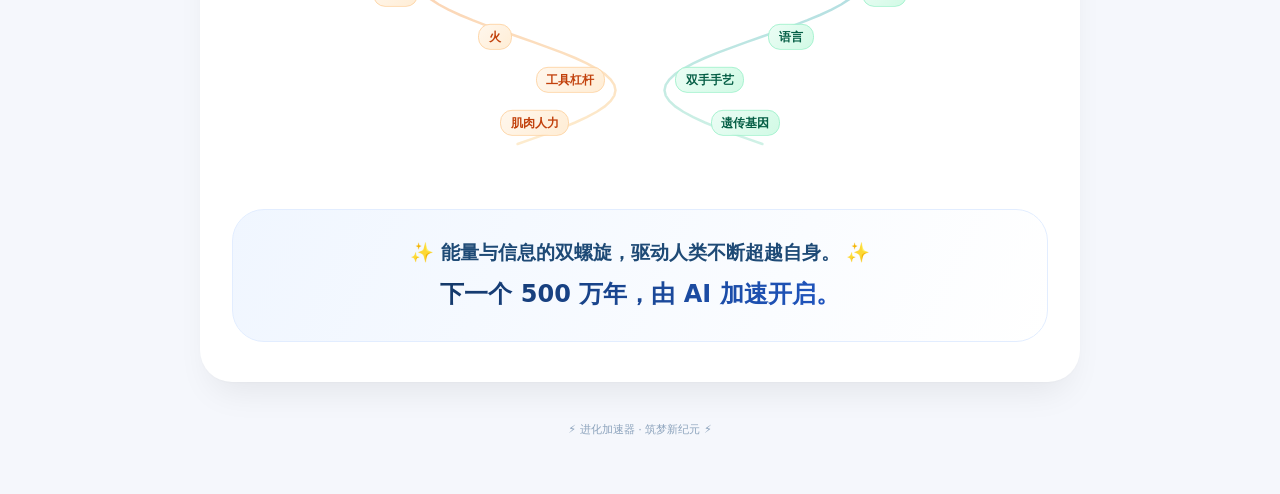
<file: human-history.html>
<!DOCTYPE html>
<html lang="zh-CN">
<head>
    <meta charset="UTF-8">
    <meta name="viewport" content="width=device-width, initial-scale=1.0, viewport-fit=cover">
    <title>人类简史 — 从直立行走到人工智能</title>
    <style>
        * { margin: 0; padding: 0; box-sizing: border-box; }
        body {
            background: #f5f7fc;
            font-family: system-ui, -apple-system, 'Segoe UI', 'Roboto', 'Noto Sans', sans-serif;
            line-height: 1.5; color: #1a2a3f;
            scroll-behavior: smooth; padding: 2rem 1rem;
        }
        .container {
            max-width: 880px; margin: 0 auto; background: white;
            border-radius: 32px;
            box-shadow: 0 20px 35px -12px rgba(0,0,0,0.08), 0 1px 2px rgba(0,0,0,0.02);
            overflow: hidden;
        }
        .content { padding: 2.5rem 2rem; }
        @media (max-width: 640px) {
            body { padding: 1rem 0.75rem; }
            .content { padding: 1.8rem 1.25rem; }
        }
        .back-link {
            display: inline-block; margin-bottom: 1.5rem;
            color: #2563eb; font-size: 0.9rem; font-weight: 500;
        }
        .back-link:hover { text-decoration: underline; }
        a { text-decoration: none; }

        /* 标题区 */
        .hero { margin-bottom: 2rem; border-bottom: 2px solid #eef2f9; padding-bottom: 1.5rem; }
        h1 {
            font-size: 2.2rem; font-weight: 800; line-height: 1.2;
            background: linear-gradient(135deg, #0b2b44 0%, #1e4a76 50%, #2563eb 100%);
            background-clip: text; -webkit-background-clip: text; color: transparent;
            margin-bottom: 0.5rem;
        }
        .sub {
            font-size: 0.9rem; color: #5b6e8c; display: flex;
            align-items: center; gap: 0.5rem; flex-wrap: wrap; margin-top: 0.5rem;
        }
        .sub span {
            background: #eef2ff; padding: 0.2rem 0.6rem; border-radius: 40px;
            font-size: 0.75rem; font-weight: 500; color: #2563eb;
        }
        hr {
            margin: 2rem 0; border: 0; height: 1px;
            background: linear-gradient(90deg, #e2e8f0, #b9c8e8, #e2e8f0);
        }
        p { margin-bottom: 1.25rem; font-size: 1rem; color: #1e2f3e; }
        strong, b { color: #1e4a76; font-weight: 600; }
        h2 {
            font-size: 1.4rem; font-weight: 700; color: #1e4a76;
            margin: 2rem 0 1rem; display: flex; align-items: center; gap: 0.5rem;
        }
</style>
</head>
<body>
<div class="container">
    <div class="content">
        <a href="index.html" class="back-link">← 返回 Meta AI</a>

        <div class="hero">
            <h1>人类简史 — 从直立行走到人工智能</h1>
            <div class="sub">
                <span>500万年</span>
                <span>能量进化</span>
                <span>信息进化</span>
            </div>
        </div>

        <div style="background:linear-gradient(135deg,#f0f4fe,#e8f0fe);border-radius:20px;padding:1.2rem 1.5rem;margin-bottom:1.5rem;border-left:4px solid #2563eb;">
            <p style="margin:0;font-size:1.05rem;line-height:1.7;">回望人类 <strong style="font-size:1.3rem;background:linear-gradient(135deg,#2563eb,#7c3aed);-webkit-background-clip:text;background-clip:text;color:transparent;">500 万年</strong> 的进化历程，每一次关键突破都在加速文明的跃迁。</p>
            <p style="margin:0.6rem 0 0;font-size:1.05rem;line-height:1.7;">从 <strong>肌肉</strong> 到 <strong>算力</strong>，从 <strong>基因</strong> 到 <strong>人工智能</strong>，<span style="background:linear-gradient(135deg,#2563eb,#7c3aed);-webkit-background-clip:text;background-clip:text;color:transparent;font-weight:800;">能量与信息的双螺旋</span> 推动着人类不断超越自身。</p>
        </div>

        <hr>

        <h2>📜 文明里程碑</h2>

        <style>
            .timeline { position: relative; padding-left: 2rem; margin: 1rem 0 2rem; }
            .timeline::before {
                content: ''; position: absolute; left: 0.6rem; top: 0; bottom: 0;
                width: 3px; background: linear-gradient(180deg, #2563eb, #7c3aed, #ec4899);
                border-radius: 2px;
            }
            .tl-item {
                position: relative; margin-bottom: 0.5rem; padding: 0.5rem 0.8rem;
                display: flex; align-items: center; gap: 0.6rem;
                transition: all 0.2s; border-radius: 10px;
            }
            .tl-item:hover { background: #f0f4fe; }
            .tl-item::before {
                content: ''; position: absolute; left: -1.65rem; top: 50%;
                transform: translateY(-50%);
                width: 8px; height: 8px; border-radius: 50%;
                background: #2563eb; border: 2px solid #fff;
                box-shadow: 0 0 0 2px #2563eb; flex-shrink: 0;
            }
            .tl-year {
                font-size: 0.72rem; font-weight: 700; color: #2563eb;
                background: #eef2ff; padding: 0.15rem 0.5rem; border-radius: 8px;
                white-space: nowrap; flex-shrink: 0; min-width: 90px; text-align: center;
            }
            .tl-text { font-size: 0.9rem; color: #1e2f3e; }
            .tl-text strong { color: #1e4a76; }

            /* 双螺旋进化链 - 左右分开 */
            .helix-wrap { margin: 1rem 0 2rem; position: relative; }
            .helix-canvas {
                position: relative; width: 100%; height: 480px;
            }
            .helix-canvas svg {
                position: absolute; top: 0; left: 0; width: 100%; height: 100%;
            }
            .helix-label {
                position: absolute; z-index: 3;
                padding: 0.2rem 0.6rem; border-radius: 12px;
                font-size: 0.75rem; font-weight: 600; white-space: nowrap;
                transform: translateY(-50%);
                transition: transform 0.2s, box-shadow 0.2s;
            }
            .helix-label:hover { transform: translateY(-50%) scale(1.1); box-shadow: 0 3px 12px rgba(0,0,0,0.12); }
            .hl-energy {
                background: linear-gradient(135deg, #fff7ed, #ffedd5);
                color: #c2410c; border: 1px solid #fed7aa;
            }
            .hl-info {
                background: linear-gradient(135deg, #ecfdf5, #d1fae5);
                color: #065f46; border: 1px solid #a7f3d0;
            }
            .hl-glow-e {
                background: linear-gradient(135deg, #ef4444, #7c3aed);
                color: #fff; border-color: transparent;
                box-shadow: 0 0 14px rgba(239,68,68,0.35);
            }
            .hl-glow-i {
                background: linear-gradient(135deg, #2563eb, #7c3aed);
                color: #fff; border-color: transparent;
                box-shadow: 0 0 14px rgba(37,99,235,0.35);
            }
            .helix-legend {
                display: flex; justify-content: space-around; margin-bottom: 0.3rem;
            }
            .helix-legend span { font-size: 0.8rem; font-weight: 700; letter-spacing: 1px; }
            .helix-legend .ll-e { color: #c2410c; }
            .helix-legend .ll-i { color: #065f46; }
            .helix-top-arrow {
                text-align: center; font-size: 1rem; color: #7c3aed; margin-top: -0.3rem;
            }
            @media (max-width: 560px) {
                .helix-canvas { height: 420px; }
                .helix-label { font-size: 0.65rem; padding: 0.15rem 0.4rem; }
            }

            .closing-quote {
                margin-top: 2.5rem; padding: 1.8rem 1.5rem;
                background: linear-gradient(115deg, #f0f6ff 0%, #ffffff 100%);
                border-radius: 32px; text-align: center; border: 1px solid #e2edff;
            }
            .closing-quote p { margin-bottom: 0.5rem; font-size: 1.2rem; font-weight: 500; }
            .closing-quote .tagline {
                font-size: 1.5rem; font-weight: 800;
                background: linear-gradient(120deg, #0f2b3f, #2563eb);
                background-clip: text; -webkit-background-clip: text; color: transparent;
                margin-top: 0.25rem;
            }
        </style>

        <div class="timeline">
            <div class="tl-item">
                <div class="tl-year">500 万年前</div>
                <div class="tl-text"><strong>直立行走</strong> — 非洲大裂谷环境分化，西部森林，东部草原</div>
            </div>
            <div class="tl-item">
                <div class="tl-year">250 万年前</div>
                <div class="tl-text"><strong>使用工具</strong></div>
            </div>
            <div class="tl-item">
                <div class="tl-year">50 万年前</div>
                <div class="tl-text"><strong>使用火</strong></div>
            </div>
            <div class="tl-item">
                <div class="tl-year">7 万年前</div>
                <div class="tl-text"><strong>认知革命</strong> — 使用语言</div>
            </div>
            <div class="tl-item">
                <div class="tl-year">1 万年前</div>
                <div class="tl-text"><strong>农业革命</strong></div>
            </div>
            <div class="tl-item">
                <div class="tl-year">5000 年前</div>
                <div class="tl-text"><strong>使用文字</strong></div>
            </div>
            <div class="tl-item">
                <div class="tl-year">2500 年前</div>
                <div class="tl-text"><strong>轴心时代</strong> — 百家争鸣</div>
            </div>
            <div class="tl-item">
                <div class="tl-year">1000 年前</div>
                <div class="tl-text"><strong>四大发明</strong> — 造纸术、印刷术、指南针、火药</div>
            </div>
            <div class="tl-item">
                <div class="tl-year">500 年前</div>
                <div class="tl-text"><strong>地理大发现</strong></div>
            </div>
            <div class="tl-item">
                <div class="tl-year">450 年前</div>
                <div class="tl-text"><strong>日心说 · 科学革命</strong></div>
            </div>
            <div class="tl-item">
                <div class="tl-year">260 年前</div>
                <div class="tl-text"><strong>第 1 次工业革命</strong> — 煤炭、蒸汽机、铁路、机器、钢铁</div>
            </div>
            <div class="tl-item">
                <div class="tl-year">150 年前</div>
                <div class="tl-text"><strong>第 2 次工业革命</strong> — 电力、内燃机、汽车、电器、化工、通讯、飞机</div>
            </div>
            <div class="tl-item">
                <div class="tl-year">80 年前</div>
                <div class="tl-text"><strong>信息革命</strong> — 计算机、集成电路、互联网、手机、核能、卫星、航天</div>
            </div>
            <div class="tl-item">
                <div class="tl-year">15 年前 → 现在</div>
                <div class="tl-text"><strong>智能革命</strong> — 人工智能、基因工程、量子计算</div>
            </div>
        </div>

        <hr>

        <h2>⚡🧬 能量 × 信息 · 双螺旋进化</h2>
        <div class="helix-legend">
            <span class="ll-e">⚡ 能量</span>
            <span class="ll-i">🧬 信息</span>
        </div>
        <div class="helix-top-arrow">▲ 未来</div>
        <div class="helix-wrap">
            <div class="helix-canvas" id="helixCanvas">
                <svg id="helixSvg"></svg>
            </div>
        </div>
        <script>
        (function() {
            // 数据：从古到新（底→顶）
            const energy = ['肌肉人力','工具杠杆','火','农牧','化石能源','机器','电力电器','芯片算力','核能','量子计算'];
            const info   = ['遗传基因','双手手艺','语言','文字','知识文明','哲学','科学','计算机互联网','人工智能','基因工程'];
            const N = energy.length;
            const canvas = document.getElementById('helixCanvas');
            const svg = document.getElementById('helixSvg');

            function draw() {
                const W = canvas.offsetWidth;
                const H = canvas.offsetHeight;
                svg.setAttribute('viewBox', `0 0 ${W} ${H}`);
                svg.setAttribute('width', W);
                svg.setAttribute('height', H);

                // 螺旋中心靠近中间，间距缩小
                const cxE = W * 0.35, cxI = W * 0.65;
                const ampE = W * 0.12, ampI = W * 0.12;
                const padTop = 25, padBot = 25;
                const usableH = H - padTop - padBot;

                // 生成平滑螺旋路径
                const steps = N * 8;
                let pathE = '', pathI = '';
                for (let i = 0; i <= steps; i++) {
                    const t = i / steps;
                    const y = H - padBot - t * usableH;
                    const phase = t * Math.PI * 4;
                    const xE = cxE + Math.sin(phase) * ampE;
                    const xI = cxI + Math.sin(phase + Math.PI) * ampI;
                    pathE += (i === 0 ? 'M' : 'L') + xE.toFixed(1) + ',' + y.toFixed(1) + ' ';
                    pathI += (i === 0 ? 'M' : 'L') + xI.toFixed(1) + ',' + y.toFixed(1) + ' ';
                }

                svg.innerHTML = `
                    <defs>
                        <linearGradient id="gE" x1="0" y1="1" x2="0" y2="0">
                            <stop offset="0%" stop-color="#f59e0b" stop-opacity="0.25"/>
                            <stop offset="100%" stop-color="#ef4444" stop-opacity="0.7"/>
                        </linearGradient>
                        <linearGradient id="gI" x1="0" y1="1" x2="0" y2="0">
                            <stop offset="0%" stop-color="#10b981" stop-opacity="0.25"/>
                            <stop offset="100%" stop-color="#2563eb" stop-opacity="0.7"/>
                        </linearGradient>
                    </defs>
                    <path d="${pathE}" fill="none" stroke="url(#gE)" stroke-width="2.5" stroke-linecap="round" opacity="0.8"/>
                    <path d="${pathI}" fill="none" stroke="url(#gI)" stroke-width="2.5" stroke-linecap="round" opacity="0.8"/>
                `;

                // 清除旧标签
                canvas.querySelectorAll('.helix-label').forEach(el => el.remove());

                // 放置文字标签：能量始终在螺旋左侧，信息始终在螺旋右侧
                for (let i = 0; i < N; i++) {
                    const t = (i + 0.5) / N;
                    const y = H - padBot - t * usableH;
                    const phase = t * Math.PI * 4;
                    const xE = cxE + Math.sin(phase) * ampE;
                    const xI = cxI + Math.sin(phase + Math.PI) * ampI;
                    const isTop = i >= N - 1;
                    const isTop2 = i >= N - 2;

                    // 能量标签：始终在螺旋点的左边
                    const elE = document.createElement('span');
                    elE.className = 'helix-label ' + (isTop ? 'hl-glow-e' : 'hl-energy');
                    elE.textContent = energy[i];
                    elE.style.top = y + 'px';
                    elE.style.right = (W - xE + 6) + 'px';
                    canvas.appendChild(elE);

                    // 信息标签：始终在螺旋点的右边
                    const elI = document.createElement('span');
                    elI.className = 'helix-label ' + (isTop2 ? 'hl-glow-i' : 'hl-info');
                    elI.textContent = info[i];
                    elI.style.top = y + 'px';
                    elI.style.left = (xI + 6) + 'px';
                    canvas.appendChild(elI);
                }
            }
            draw();
            window.addEventListener('resize', draw);
        })();
        </script>

        <div class="closing-quote">
            <p>✨ <strong>能量与信息的双螺旋，驱动人类不断超越自身。</strong> ✨</p>
            <div class="tagline">下一个 500 万年，由 AI 加速开启。</div>
        </div>
    </div>
</div>
<footer style="text-align:center;margin-top:1rem;font-size:0.7rem;color:#8ca3bc;padding:1.5rem 0;">
    ⚡ 进化加速器 · 筑梦新纪元 ⚡
</footer>
</file>
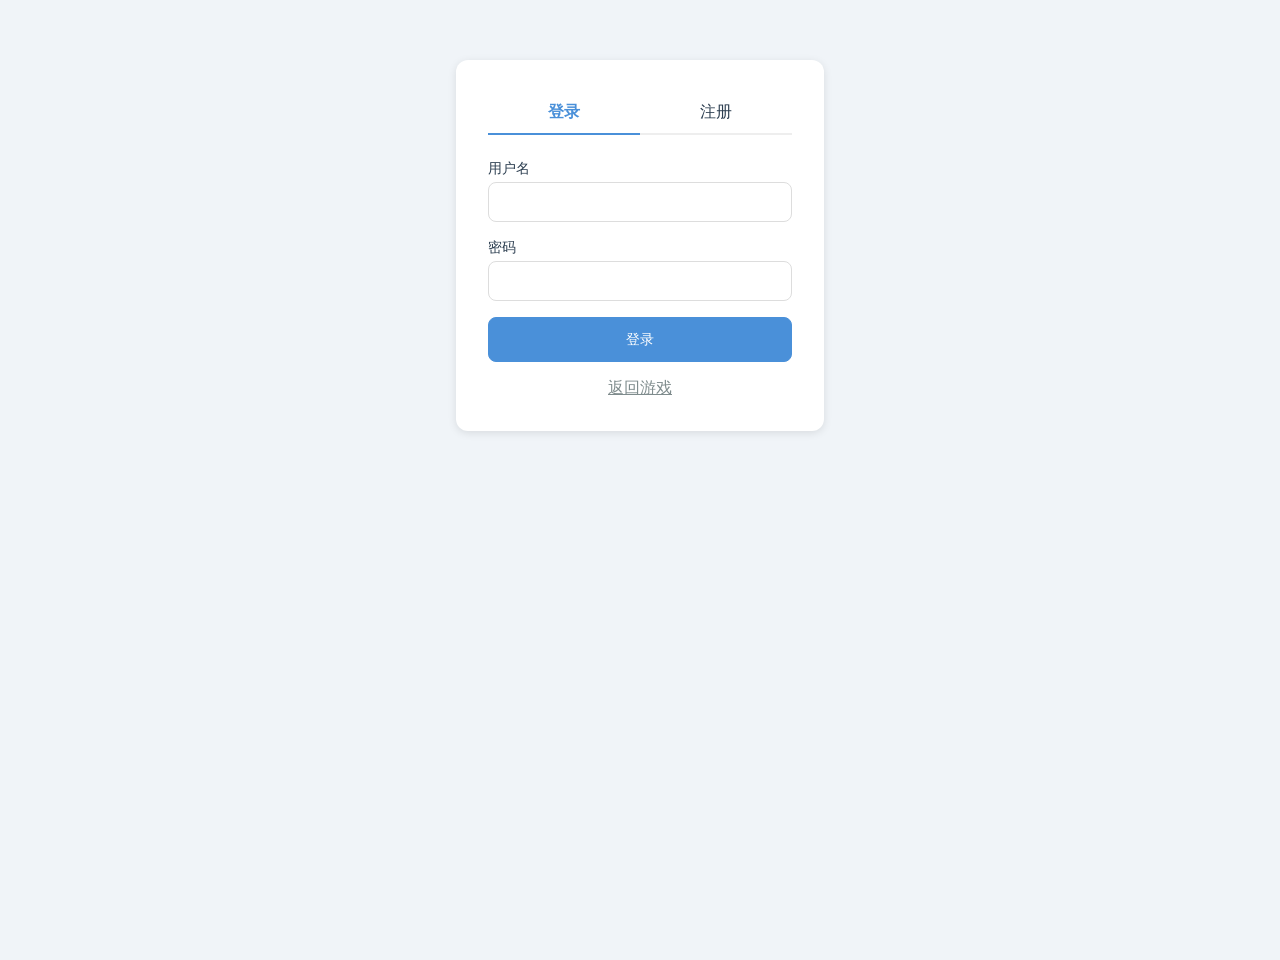
<file: login.html>
<!DOCTYPE html>
<html lang="zh-CN">
<head>
    <meta charset="UTF-8">
    <meta name="viewport" content="width=device-width, initial-scale=1.0">
    <title>登录 - 农夫过河</title>
    <link rel="stylesheet" href="css/main.css">
    <link rel="stylesheet" href="css/responsive.css">
    <style>
        .auth-container { max-width: 400px; margin: 60px auto; padding: 0 16px; }
        .auth-card { background: var(--color-white); padding: 32px; border-radius: 12px; box-shadow: var(--shadow); }
        .auth-tabs { display: flex; gap: 0; margin-bottom: 24px; }
        .auth-tab { flex: 1; padding: 10px; text-align: center; cursor: pointer; border-bottom: 2px solid #eee; }
        .auth-tab.active { border-bottom-color: var(--color-primary); color: var(--color-primary); font-weight: bold; }
        .form-group { margin-bottom: 16px; }
        .form-group label { display: block; margin-bottom: 4px; font-size: 0.9rem; }
        .form-group input { width: 100%; padding: 10px; border: 1px solid #ddd; border-radius: var(--radius); font-size: 1rem; }
        .form-error { color: var(--color-danger); font-size: 0.85rem; margin-top: 8px; display: none; }
        .back-link { display: block; text-align: center; margin-top: 16px; color: var(--color-text-light); }
    </style>
</head>
<body>
    <div class="auth-container">
        <div class="auth-card">
            <div class="auth-tabs">
                <div class="auth-tab active" data-testid="login-tab" id="loginTab" role="tab" tabindex="0">登录</div>
                <div class="auth-tab" data-testid="register-tab" id="registerTab" role="tab" tabindex="0">注册</div>
            </div>
            <form id="authForm" data-testid="auth-form">
                <div class="form-group">
                    <label for="username">用户名</label>
                    <input type="text" id="username" data-testid="username-input" required minlength="3" maxlength="50">
                </div>
                <div class="form-group">
                    <label for="password">密码</label>
                    <input type="password" id="password" data-testid="password-input" required minlength="8">
                </div>
                <div class="form-error" id="formError" data-testid="form-error"></div>
                <button type="submit" class="btn btn--primary" style="width:100%;padding:12px;" data-testid="auth-submit">登录</button>
            </form>
            <a href="game.html" class="back-link">返回游戏</a>
        </div>
    </div>
    <script src="js/utils.js"></script>
    <script src="js/api-client.js"></script>
    <script>
        let mode = new URLSearchParams(location.search).get('mode') || 'login';
        const loginTab = document.getElementById('loginTab');
        const registerTab = document.getElementById('registerTab');
        const submitBtn = document.querySelector('[data-testid="auth-submit"]');
        const errorEl = document.getElementById('formError');

        function setMode(m) {
            mode = m;
            loginTab.classList.toggle('active', m === 'login');
            registerTab.classList.toggle('active', m === 'register');
            submitBtn.textContent = m === 'login' ? '登录' : '注册';
            errorEl.style.display = 'none';
        }

        loginTab.onclick = () => setMode('login');
        registerTab.onclick = () => setMode('register');
        setMode(mode);

        document.getElementById('authForm').onsubmit = async (e) => {
            e.preventDefault();
            const username = document.getElementById('username').value.trim();
            const password = document.getElementById('password').value;
            errorEl.style.display = 'none';

            try {
                if (mode === 'login') {
                    await ApiClient.login(username, password);
                } else {
                    await ApiClient.register(username, password);
                }
                window.location.href = 'game.html';
            } catch (err) {
                errorEl.textContent = err.error || '操作失败';
                errorEl.style.display = 'block';
            }
        };
    </script>
</body>
</html>
</file>
<file: qed2/styles.css>
*,*::before,*::after{margin:0;padding:0;box-sizing:border-box}
:root{
    --primary:#0066FF;--primary-dark:#0052CC;--primary-light:#3385FF;
    --accent:#00D4AA;--accent-glow:#00FFD0;
    --dark:#0A0E1A;--dark-surface:#111827;--dark-card:#1A2035;--dark-border:#2A3050;
    --text-primary:#FFFFFF;--text-secondary:#94A3B8;--text-muted:#64748B;
    --gradient-accent:linear-gradient(135deg,#0066FF,#00D4AA);
    --font-en:'Inter',sans-serif;--font-cn:'Noto Sans SC','Inter',sans-serif;
    --container:1280px
}
html{scroll-behavior:smooth}
body{font-family:var(--font-cn);background:var(--dark);color:var(--text-primary);line-height:1.6;overflow-x:hidden;-webkit-font-smoothing:antialiased}
.container{max-width:var(--container);margin:0 auto;padding:0 40px}
a{text-decoration:none;color:inherit;transition:all .3s}
img{max-width:100%;display:block}

/* NAV */
.nav{position:fixed;top:0;left:0;right:0;z-index:1000;padding:0 40px;transition:all .4s;background:transparent}
.nav.scrolled{background:rgba(10,14,26,.92);backdrop-filter:blur(20px);border-bottom:1px solid rgba(255,255,255,.06)}
.nav-inner{max-width:var(--container);margin:0 auto;display:flex;align-items:center;justify-content:space-between;height:72px}
.nav-logo{display:flex;align-items:center;gap:12px;font-weight:700;font-size:1.25rem}
.nav-logo svg{width:36px;height:36px}
.logo-text-en{font-family:var(--font-en);font-weight:800;background:var(--gradient-accent);-webkit-background-clip:text;-webkit-text-fill-color:transparent;background-clip:text}
.nav-links{display:flex;align-items:center;gap:32px;list-style:none}
.nav-links a{font-size:.875rem;font-weight:500;color:var(--text-secondary);position:relative;padding:4px 0}
.nav-links a:hover{color:var(--text-primary)}
.nav-links a::after{content:'';position:absolute;bottom:-2px;left:0;width:0;height:2px;background:var(--gradient-accent);transition:width .3s}
.nav-links a:hover::after{width:100%}
.nav-actions{display:flex;align-items:center;gap:16px}
.nav-lang{font-size:.85rem;color:var(--text-muted);cursor:pointer;padding:6px 12px;border:1px solid var(--dark-border);border-radius:6px;background:transparent;font-family:var(--font-cn)}
.nav-lang:hover{border-color:var(--primary);color:var(--text-secondary)}

/* BUTTONS */
.btn{padding:10px 24px;border-radius:8px;font-size:.875rem;font-weight:600;border:none;cursor:pointer;transition:all .3s;font-family:var(--font-cn);display:inline-flex;align-items:center;gap:8px}
.btn-primary{background:var(--primary);color:#fff}
.btn-primary:hover{background:var(--primary-light);transform:translateY(-1px);box-shadow:0 8px 30px rgba(0,102,255,.3)}
.btn-outline{background:transparent;color:var(--text-primary);border:1px solid var(--dark-border)}
.btn-outline:hover{border-color:var(--primary);color:var(--primary)}
.btn-sm{padding:8px 20px;font-size:.8rem}
.mobile-toggle{display:none;flex-direction:column;gap:5px;cursor:pointer;padding:4px}
.mobile-toggle span{width:24px;height:2px;background:var(--text-primary);transition:all .3s;display:block}

/* HERO */
.hero{min-height:100vh;display:flex;align-items:center;position:relative;overflow:hidden;padding-top:72px}
.hero-bg{position:absolute;inset:0;z-index:0}
.hero-bg::before{content:'';position:absolute;inset:0;background:radial-gradient(ellipse 80% 60% at 50% 40%,rgba(0,102,255,.12) 0%,transparent 70%)}
.hero-bg::after{content:'';position:absolute;inset:0;background:radial-gradient(ellipse 60% 50% at 70% 50%,rgba(0,212,170,.06) 0%,transparent 60%)}
.hero-grid{position:absolute;inset:0;background-image:linear-gradient(rgba(255,255,255,.02) 1px,transparent 1px),linear-gradient(90deg,rgba(255,255,255,.02) 1px,transparent 1px);background-size:60px 60px;mask-image:radial-gradient(ellipse 70% 70% at 50% 50%,black 20%,transparent 70%)}
.hero .container{position:relative;z-index:1}
.hero-content{display:grid;grid-template-columns:1fr 1fr;gap:80px;align-items:center}
.hero-badge{display:inline-flex;align-items:center;gap:8px;padding:6px 16px;border-radius:100px;background:rgba(0,102,255,.1);border:1px solid rgba(0,102,255,.2);font-size:.8rem;color:var(--primary-light);margin-bottom:24px;font-weight:500}
.hero-badge .dot{width:6px;height:6px;border-radius:50%;background:var(--accent);animation:pulse 2s infinite}
@keyframes pulse{0%,100%{opacity:1}50%{opacity:.4}}
.hero h1{font-size:3.5rem;font-weight:800;line-height:1.15;letter-spacing:-.02em;margin-bottom:24px}
.hero h1 .gradient{background:var(--gradient-accent);-webkit-background-clip:text;-webkit-text-fill-color:transparent;background-clip:text}
.hero-desc{font-size:1.15rem;color:var(--text-secondary);line-height:1.8;margin-bottom:40px;max-width:520px}
.hero-buttons{display:flex;gap:16px;flex-wrap:wrap}
.hero-visual{position:relative;display:flex;justify-content:center;align-items:center}
.chip-visual{width:400px;height:400px;position:relative}
.chip-ring{position:absolute;border-radius:50%;border:1px solid rgba(0,102,255,.15);animation:spin 20s linear infinite}
.chip-ring:nth-child(1){inset:0}
.chip-ring:nth-child(2){inset:40px;border-color:rgba(0,212,170,.12);animation-duration:30s;animation-direction:reverse}
.chip-ring:nth-child(3){inset:80px;border-color:rgba(0,102,255,.1);animation-duration:25s}
@keyframes spin{to{transform:rotate(360deg)}}
.chip-core{position:absolute;top:50%;left:50%;transform:translate(-50%,-50%);width:120px;height:120px;background:linear-gradient(135deg,rgba(0,102,255,.2),rgba(0,212,170,.2));border-radius:20px;border:1px solid rgba(0,102,255,.3);display:flex;align-items:center;justify-content:center;backdrop-filter:blur(10px)}
.chip-core::before{content:'QED';font-family:var(--font-en);font-weight:800;font-size:1.5rem;background:var(--gradient-accent);-webkit-background-clip:text;-webkit-text-fill-color:transparent;background-clip:text}
.chip-node{position:absolute;width:8px;height:8px;border-radius:50%;background:var(--primary);box-shadow:0 0 20px rgba(0,102,255,.5);animation:nodeFloat 3s ease-in-out infinite}
.chip-node:nth-child(5){top:0;left:50%;animation-delay:0s}
.chip-node:nth-child(6){top:50%;right:0;animation-delay:.5s}
.chip-node:nth-child(7){bottom:0;left:50%;animation-delay:1s}
.chip-node:nth-child(8){top:50%;left:0;animation-delay:1.5s}
.chip-node:nth-child(9){top:15%;right:15%;background:var(--accent);box-shadow:0 0 20px rgba(0,212,170,.5);animation-delay:.8s}
.chip-node:nth-child(10){bottom:15%;left:15%;background:var(--accent);box-shadow:0 0 20px rgba(0,212,170,.5);animation-delay:1.2s}
@keyframes nodeFloat{0%,100%{transform:scale(1);opacity:1}50%{transform:scale(1.5);opacity:.6}}
.hero-stats{display:flex;gap:48px;margin-top:48px;padding-top:32px;border-top:1px solid var(--dark-border)}
.hero-stat .num{font-family:var(--font-en);font-size:2rem;font-weight:800;background:var(--gradient-accent);-webkit-background-clip:text;-webkit-text-fill-color:transparent;background-clip:text}
.hero-stat .label{font-size:.8rem;color:var(--text-muted);margin-top:4px}

/* SECTION COMMON */
.section{padding:120px 0;position:relative}
.section-label{display:inline-flex;align-items:center;gap:8px;font-size:.75rem;font-weight:600;text-transform:uppercase;letter-spacing:.1em;color:var(--primary-light);margin-bottom:16px;font-family:var(--font-en)}
.section-label::before{content:'';width:20px;height:1px;background:var(--primary)}
.section-title{font-size:2.5rem;font-weight:800;line-height:1.2;letter-spacing:-.02em;margin-bottom:20px}
.section-desc{font-size:1.05rem;color:var(--text-secondary);max-width:600px;line-height:1.8}
.section-header{margin-bottom:64px}
.section-header.center{text-align:center}
.section-header.center .section-desc{margin:0 auto}

/* ABOUT */
#about{background:var(--dark-surface)}
.about-grid{display:grid;grid-template-columns:1fr 1fr;gap:80px;align-items:center}
.about-image{position:relative;border-radius:20px;overflow:hidden;aspect-ratio:4/3;background:linear-gradient(135deg,var(--dark-card),var(--dark));border:1px solid var(--dark-border)}
.about-image-inner{position:absolute;inset:0;display:flex;align-items:center;justify-content:center}
.about-highlights{display:grid;grid-template-columns:1fr 1fr;gap:20px;margin-top:40px}
.about-highlight{padding:20px;border-radius:12px;background:rgba(255,255,255,.03);border:1px solid var(--dark-border)}
.about-highlight .ah-num{font-family:var(--font-en);font-size:1.5rem;font-weight:800;color:var(--primary-light)}
.about-highlight .ah-text{font-size:.85rem;color:var(--text-secondary);margin-top:4px}

/* PRODUCTS */
.products-grid{display:grid;grid-template-columns:repeat(3,1fr);gap:24px}
.product-card{padding:40px 32px;border-radius:16px;background:var(--dark-card);border:1px solid var(--dark-border);transition:all .4s;position:relative;overflow:hidden}
.product-card:hover{border-color:rgba(0,102,255,.3);transform:translateY(-4px);box-shadow:0 20px 60px rgba(0,0,0,.3)}
.product-card::before{content:'';position:absolute;top:0;left:0;right:0;height:3px;background:var(--gradient-accent);opacity:0;transition:opacity .3s}
.product-card:hover::before{opacity:1}
.product-icon{width:56px;height:56px;border-radius:14px;background:rgba(0,102,255,.1);display:flex;align-items:center;justify-content:center;margin-bottom:24px}
.product-icon svg{width:28px;height:28px}
.product-card h3{font-size:1.25rem;font-weight:700;margin-bottom:12px}
.product-card p{font-size:.9rem;color:var(--text-secondary);line-height:1.7;margin-bottom:20px}
.product-tag{display:inline-block;padding:4px 12px;border-radius:100px;font-size:.75rem;background:rgba(0,212,170,.1);color:var(--accent);font-weight:500;margin-right:8px;margin-bottom:8px}
.product-link{display:inline-flex;align-items:center;gap:6px;font-size:.85rem;font-weight:600;color:var(--primary-light);margin-top:16px}
.product-link:hover{gap:10px}

/* TECHNOLOGY */
#technology{background:var(--dark-surface)}
.tech-grid{display:grid;grid-template-columns:repeat(4,1fr);gap:24px}
.tech-item{text-align:center;padding:40px 24px;border-radius:16px;background:rgba(255,255,255,.02);border:1px solid transparent;transition:all .4s}
.tech-item:hover{border-color:var(--dark-border);background:var(--dark-card)}
.tech-icon{width:72px;height:72px;margin:0 auto 20px;border-radius:50%;background:rgba(0,102,255,.08);display:flex;align-items:center;justify-content:center;transition:all .4s}
.tech-item:hover .tech-icon{background:rgba(0,102,255,.15);transform:scale(1.1)}
.tech-icon svg{width:32px;height:32px}
.tech-item h4{font-size:1.05rem;font-weight:700;margin-bottom:8px}
.tech-item p{font-size:.85rem;color:var(--text-muted);line-height:1.6}

/* DATA STRIP */
.data-strip{padding:80px 0;background:linear-gradient(135deg,rgba(0,102,255,.06),rgba(0,212,170,.04));border-top:1px solid var(--dark-border);border-bottom:1px solid var(--dark-border)}
.data-strip-inner{display:flex;justify-content:space-around;align-items:center;flex-wrap:wrap;gap:40px}
.data-item{text-align:center}
.data-item .data-num{font-family:var(--font-en);font-size:3rem;font-weight:800;background:var(--gradient-accent);-webkit-background-clip:text;-webkit-text-fill-color:transparent;background-clip:text;line-height:1}
.data-item .data-unit{font-size:1.5rem}
.data-item .data-label{font-size:.9rem;color:var(--text-secondary);margin-top:8px}

/* PARTNERS */
.partners{padding:80px 0}
.partners-label{text-align:center;font-size:.85rem;color:var(--text-muted);margin-bottom:40px;font-weight:500}
.partners-logos{display:flex;justify-content:center;align-items:center;gap:60px;flex-wrap:wrap;opacity:.5}
.partner-logo{font-family:var(--font-en);font-size:1.2rem;font-weight:700;color:var(--text-secondary);letter-spacing:.05em}

/* NEWS */
.news-grid{display:grid;grid-template-columns:repeat(3,1fr);gap:24px}
.news-card{border-radius:16px;overflow:hidden;background:var(--dark-card);border:1px solid var(--dark-border);transition:all .4s}
.news-card:hover{border-color:rgba(0,102,255,.2);transform:translateY(-4px)}
.news-img{height:200px;background:linear-gradient(135deg,var(--dark),var(--dark-card));position:relative;overflow:hidden}
.news-img::after{content:'';position:absolute;inset:0;background:linear-gradient(135deg,rgba(0,102,255,.1),rgba(0,212,170,.05))}
.news-body{padding:28px}
.news-date{font-size:.8rem;color:var(--text-muted);margin-bottom:12px;font-family:var(--font-en)}
.news-card h3{font-size:1.05rem;font-weight:700;margin-bottom:10px;line-height:1.5}
.news-card p{font-size:.85rem;color:var(--text-secondary);line-height:1.7}

/* INVESTORS */
#investors{background:var(--dark-surface)}
.investor-grid{display:grid;grid-template-columns:1fr 1fr;gap:60px;align-items:start}
.investor-card{padding:40px;border-radius:16px;background:var(--dark-card);border:1px solid var(--dark-border)}
.investor-card h3{font-size:1.2rem;font-weight:700;margin-bottom:20px;display:flex;align-items:center;gap:10px}
.investor-list{list-style:none}
.investor-list li{padding:16px 0;border-bottom:1px solid var(--dark-border);display:flex;justify-content:space-between;align-items:center;font-size:.9rem}
.investor-list li:last-child{border-bottom:none}
.investor-list .il-label{color:var(--text-secondary)}
.investor-list .il-value{font-weight:600;font-family:var(--font-en)}

/* CAREERS */
.careers-grid{display:grid;grid-template-columns:repeat(2,1fr);gap:24px}
.career-card{padding:32px;border-radius:16px;background:var(--dark-card);border:1px solid var(--dark-border);transition:all .3s;display:flex;justify-content:space-between;align-items:center}
.career-card:hover{border-color:rgba(0,102,255,.3)}
.career-info h4{font-size:1.05rem;font-weight:700;margin-bottom:8px}
.career-meta{display:flex;gap:16px;font-size:.8rem;color:var(--text-muted)}
.career-meta span{display:flex;align-items:center;gap:4px}

/* CTA */
.cta{padding:120px 0;text-align:center;position:relative;overflow:hidden}
.cta::before{content:'';position:absolute;inset:0;background:radial-gradient(ellipse 60% 60% at 50% 50%,rgba(0,102,255,.08),transparent)}
.cta h2{font-size:2.8rem;font-weight:800;margin-bottom:20px;letter-spacing:-.02em}
.cta p{font-size:1.1rem;color:var(--text-secondary);margin-bottom:40px;max-width:500px;margin-left:auto;margin-right:auto}
.cta-buttons{display:flex;gap:16px;justify-content:center}

/* FOOTER */
.footer{padding:80px 0 40px;border-top:1px solid var(--dark-border);background:var(--dark)}
.footer-grid{display:grid;grid-template-columns:2fr 1fr 1fr 1fr 1fr;gap:40px;margin-bottom:60px}
.footer-brand p{font-size:.85rem;color:var(--text-muted);margin-top:16px;line-height:1.7;max-width:280px}
.footer-col h4{font-size:.85rem;font-weight:600;margin-bottom:20px;color:var(--text-secondary)}
.footer-col ul{list-style:none}
.footer-col li{margin-bottom:12px}
.footer-col a{font-size:.85rem;color:var(--text-muted)}
.footer-col a:hover{color:var(--text-primary)}
.footer-bottom{display:flex;justify-content:space-between;align-items:center;padding-top:32px;border-top:1px solid var(--dark-border);font-size:.8rem;color:var(--text-muted)}
.footer-social{display:flex;gap:16px}
.footer-social a{width:36px;height:36px;border-radius:8px;background:rgba(255,255,255,.04);display:flex;align-items:center;justify-content:center;transition:all .3s}
.footer-social a:hover{background:rgba(0,102,255,.15)}

/* ANIMATIONS */
.fade-up{opacity:0;transform:translateY(30px);transition:all .8s cubic-bezier(.16,1,.3,1)}
.fade-up.visible{opacity:1;transform:translateY(0)}

/* RESPONSIVE */
@media(max-width:1024px){
.hero-content{grid-template-columns:1fr;gap:40px;text-align:center}
.hero-desc{margin-left:auto;margin-right:auto}
.hero-buttons{justify-content:center}
.hero-stats{justify-content:center}
.hero-visual{order:-1}
.chip-visual{width:300px;height:300px}
.products-grid,.news-grid{grid-template-columns:repeat(2,1fr)}
.tech-grid{grid-template-columns:repeat(2,1fr)}
.about-grid,.investor-grid{grid-template-columns:1fr}
.footer-grid{grid-template-columns:repeat(3,1fr)}
}
@media(max-width:768px){
.container{padding:0 20px}
.nav{padding:0 20px}
.nav-links,.nav-actions{display:none}
.mobile-toggle{display:flex}
.hero h1{font-size:2.2rem}
.section{padding:80px 0}
.section-title{font-size:2rem}
.products-grid,.news-grid,.careers-grid{grid-template-columns:1fr}
.tech-grid{grid-template-columns:repeat(2,1fr)}
.data-strip-inner{gap:24px}
.data-item .data-num{font-size:2rem}
.footer-grid{grid-template-columns:1fr 1fr}
.cta h2{font-size:2rem}
}
</file>
<file: css/main.css>
/* Global styles and CSS variables */
:root {
    --color-primary: #4a90d9;
    --color-primary-dark: #357abd;
    --color-danger: #e74c3c;
    --color-success: #27ae60;
    --color-warning: #f39c12;
    --color-bg: #f0f4f8;
    --color-text: #2c3e50;
    --color-text-light: #7f8c8d;
    --color-white: #ffffff;
    --color-river: #3498db;
    --color-river-dark: #2980b9;
    --color-grass: #27ae60;
    --color-grass-light: #2ecc71;
    --color-sand: #f5deb3;
    --shadow: 0 2px 8px rgba(0,0,0,0.1);
    --radius: 8px;
    --transition: 0.3s ease;
}

* { margin: 0; padding: 0; box-sizing: border-box; }

body {
    font-family: -apple-system, BlinkMacSystemFont, 'Segoe UI', sans-serif;
    background: var(--color-bg);
    color: var(--color-text);
    min-height: 100vh;
}

.header {
    display: flex;
    justify-content: space-between;
    align-items: center;
    padding: 12px 24px;
    background: var(--color-white);
    box-shadow: var(--shadow);
}

.header__title { font-size: 1.4rem; color: var(--color-primary); }
.header__nav { display: flex; align-items: center; gap: 16px; }
.header__nav a { color: var(--color-text); text-decoration: none; font-size: 0.9rem; }
.header__nav a:hover { color: var(--color-primary); }

.btn {
    padding: 8px 16px;
    border: none;
    border-radius: var(--radius);
    cursor: pointer;
    font-size: 0.9rem;
    transition: var(--transition);
    background: var(--color-white);
    color: var(--color-text);
    border: 1px solid #ddd;
}
.btn:hover { background: #f0f0f0; }
.btn:disabled { opacity: 0.5; cursor: not-allowed; }
.btn--primary { background: var(--color-primary); color: white; border-color: var(--color-primary); }
.btn--primary:hover { background: var(--color-primary-dark); }
.btn--danger { background: var(--color-danger); color: white; border-color: var(--color-danger); }
.btn--large { padding: 12px 32px; font-size: 1.1rem; }
.btn--small { padding: 4px 12px; font-size: 0.8rem; }

.game-container { max-width: 900px; margin: 20px auto; padding: 0 16px; }

.game-stats {
    display: flex;
    justify-content: center;
    gap: 32px;
    padding: 12px;
    background: var(--color-white);
    border-radius: var(--radius);
    box-shadow: var(--shadow);
    margin-bottom: 20px;
}
.stat { font-size: 1rem; }
.stat strong { color: var(--color-primary); font-size: 1.2rem; }

.game-controls {
    display: flex;
    justify-content: center;
    gap: 12px;
    margin-top: 20px;
    flex-wrap: wrap;
}

.game-history { margin-top: 16px; text-align: center; }
.history__toggle {
    background: none; border: none; color: var(--color-text-light);
    cursor: pointer; font-size: 0.9rem;
}
.history__list {
    list-style: none; text-align: left; max-height: 200px;
    overflow-y: auto; padding: 8px; background: var(--color-white);
    border-radius: var(--radius); margin-top: 8px; font-size: 0.85rem;
}
.history__list li { padding: 4px 0; border-bottom: 1px solid #eee; }

.modal {
    position: fixed; top: 0; left: 0; width: 100%; height: 100%;
    background: rgba(0,0,0,0.5); display: flex; align-items: center;
    justify-content: center; z-index: 100;
}
.modal__content {
    background: var(--color-white); padding: 32px; border-radius: 12px;
    text-align: center; max-width: 400px; width: 90%;
}
.modal__content h2 { margin-bottom: 12px; font-size: 1.5rem; }
.modal__actions { display: flex; gap: 12px; justify-content: center; margin-top: 20px; }
</file>
<file: css/responsive.css>
/* Responsive design - mobile first */
@media (max-width: 767px) {
    .header { flex-direction: column; gap: 8px; padding: 8px 16px; }
    .header__nav { gap: 10px; font-size: 0.85rem; }

    .game-board { flex-direction: column; min-height: 500px; }
    .bank { flex-direction: row; min-height: 80px; padding: 8px; }
    .bank__characters { flex-direction: row; gap: 8px; }
    .bank__label { margin-bottom: 0; margin-right: 8px; }

    .river { min-height: 200px; }
    .character { width: 44px; height: 44px; }

    .game-controls { gap: 8px; }
    .btn--large { padding: 10px 20px; font-size: 1rem; }
    .game-stats { gap: 16px; }
}

@media (min-width: 768px) {
    .game-board { min-height: 400px; }
    .character { width: 55px; height: 55px; }
}
</file>
